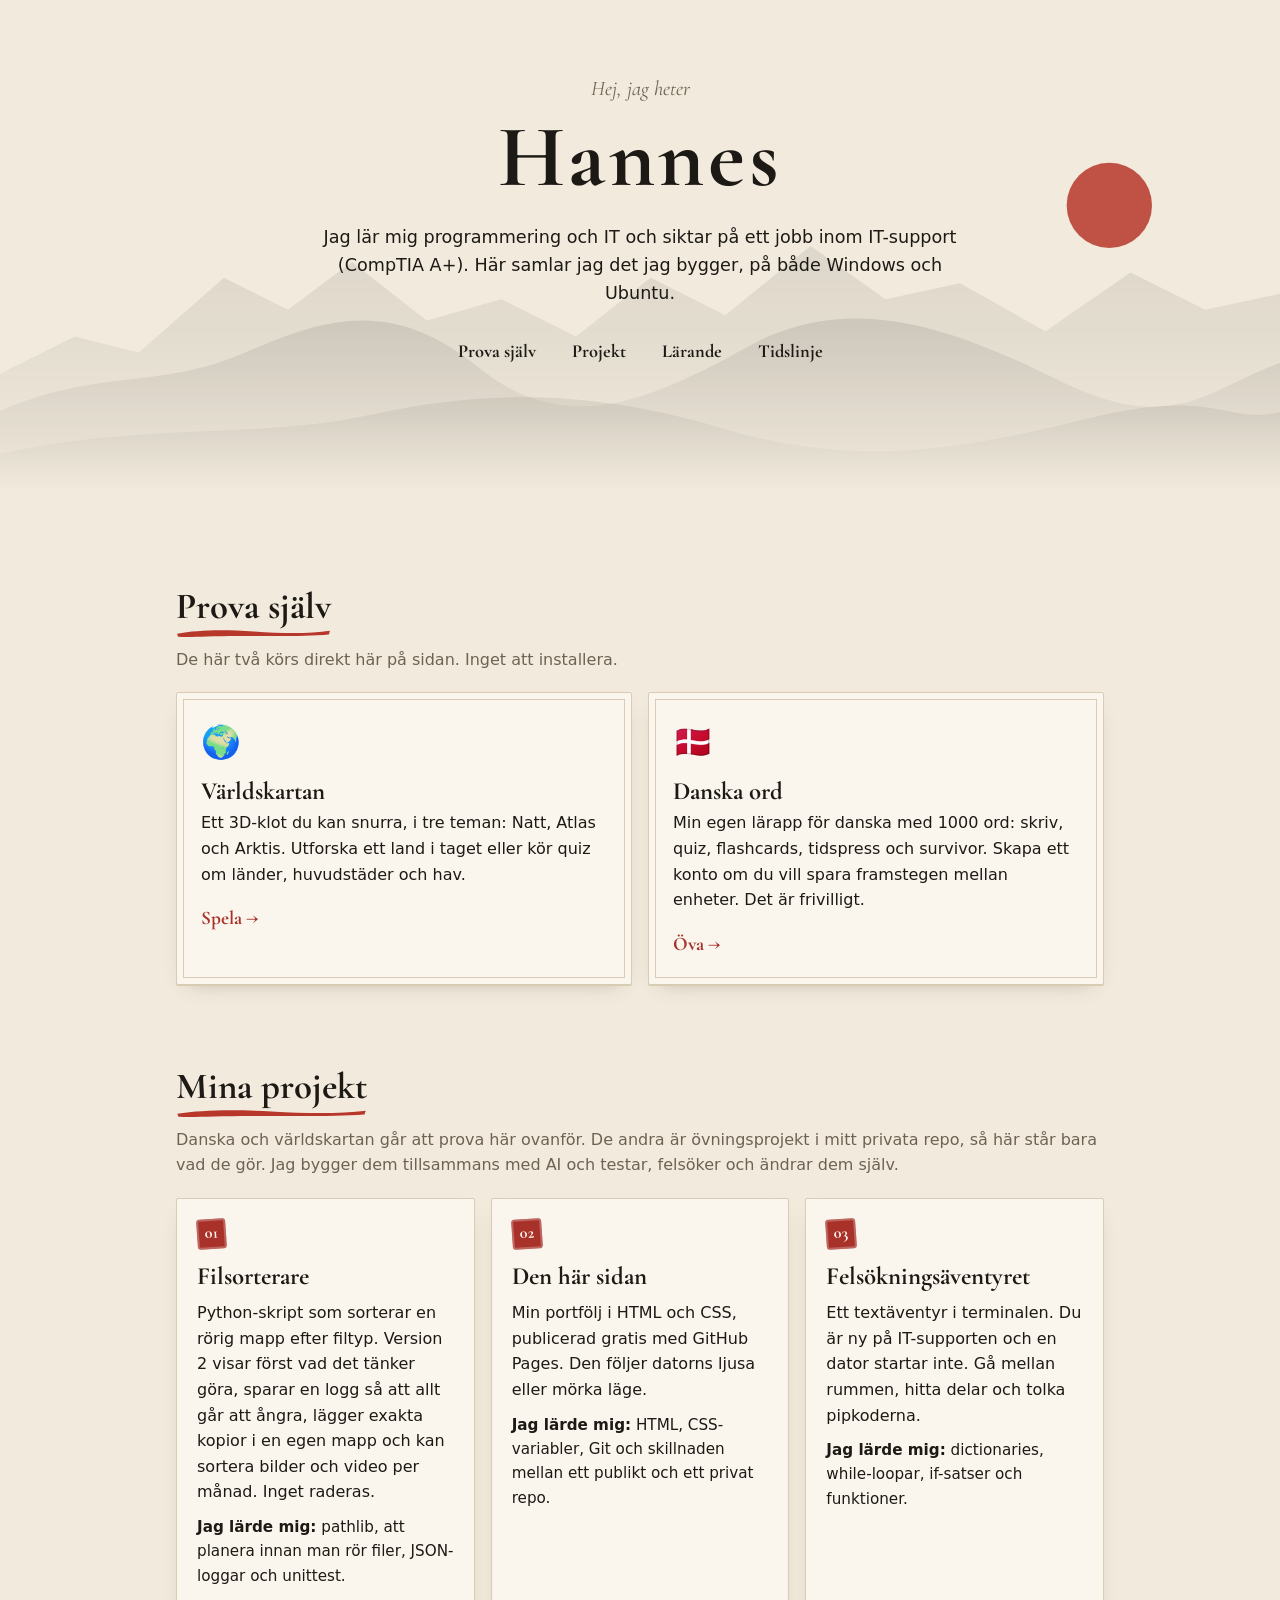
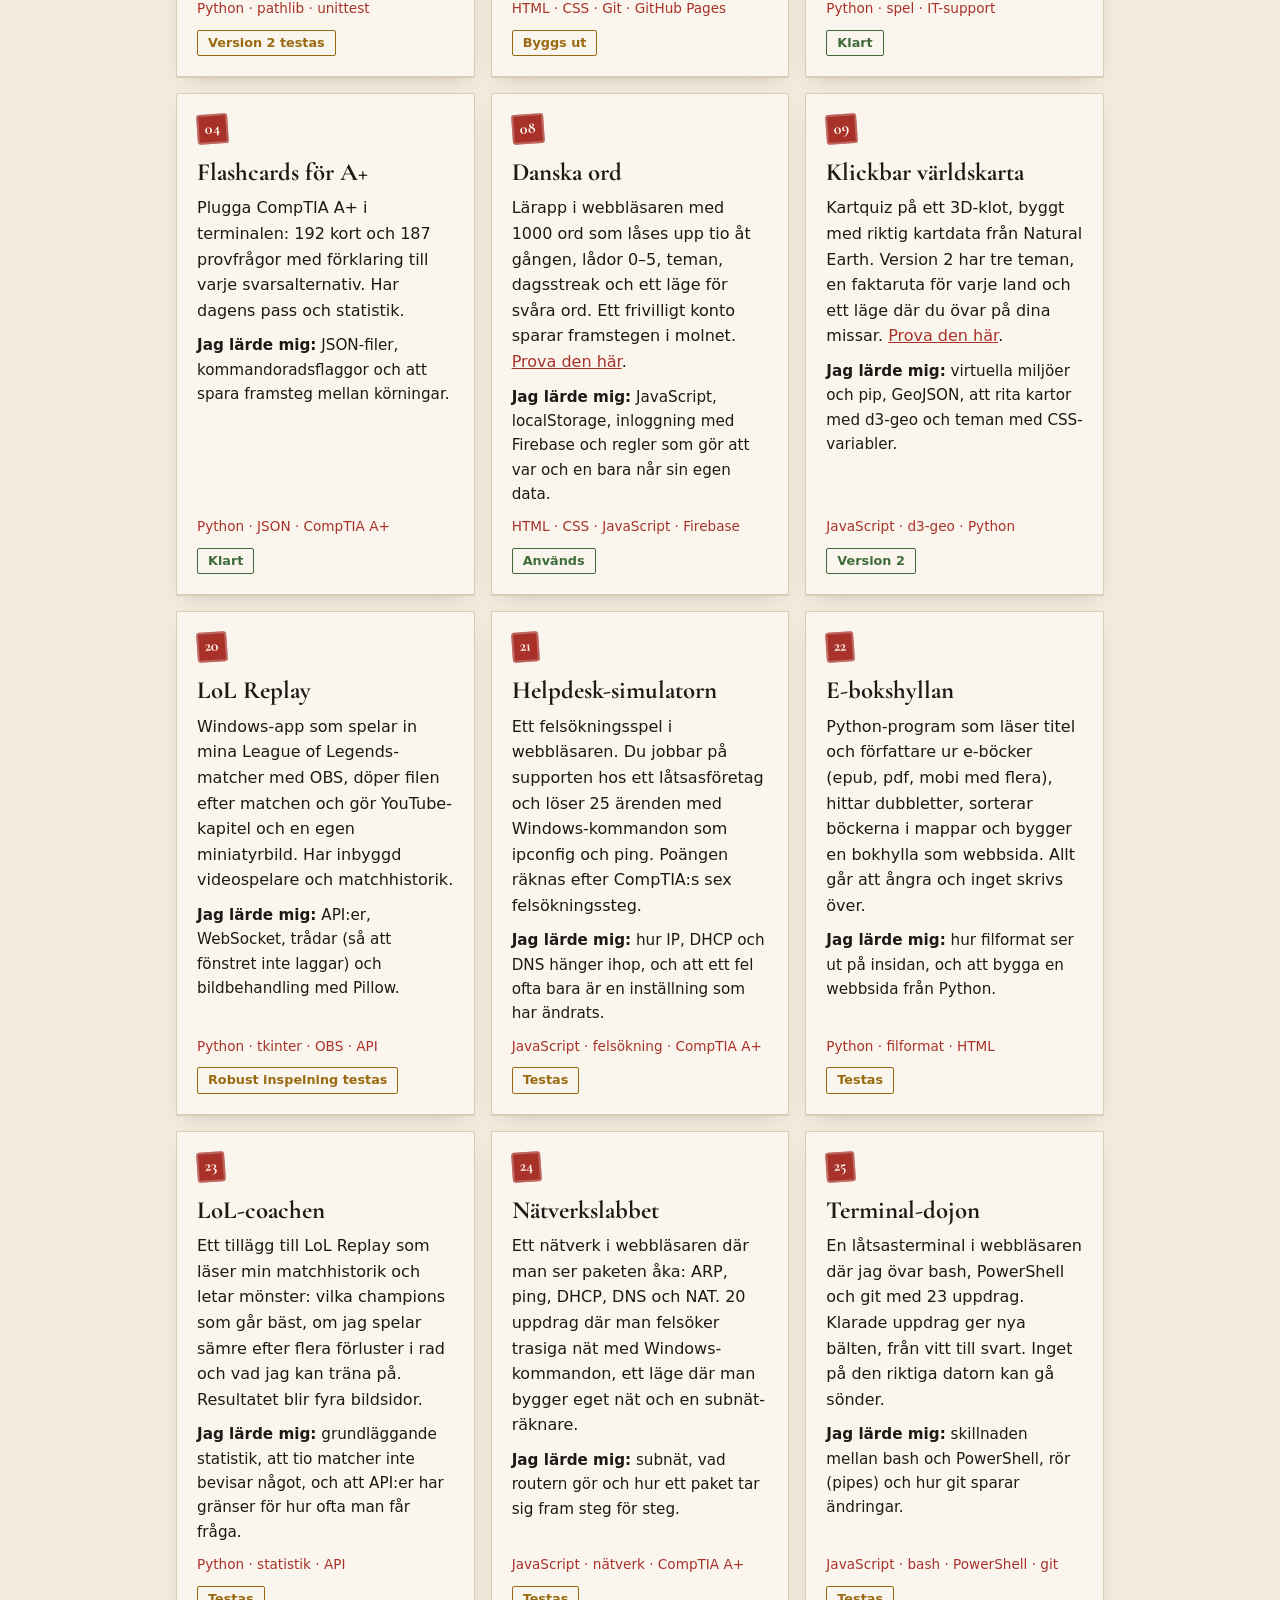
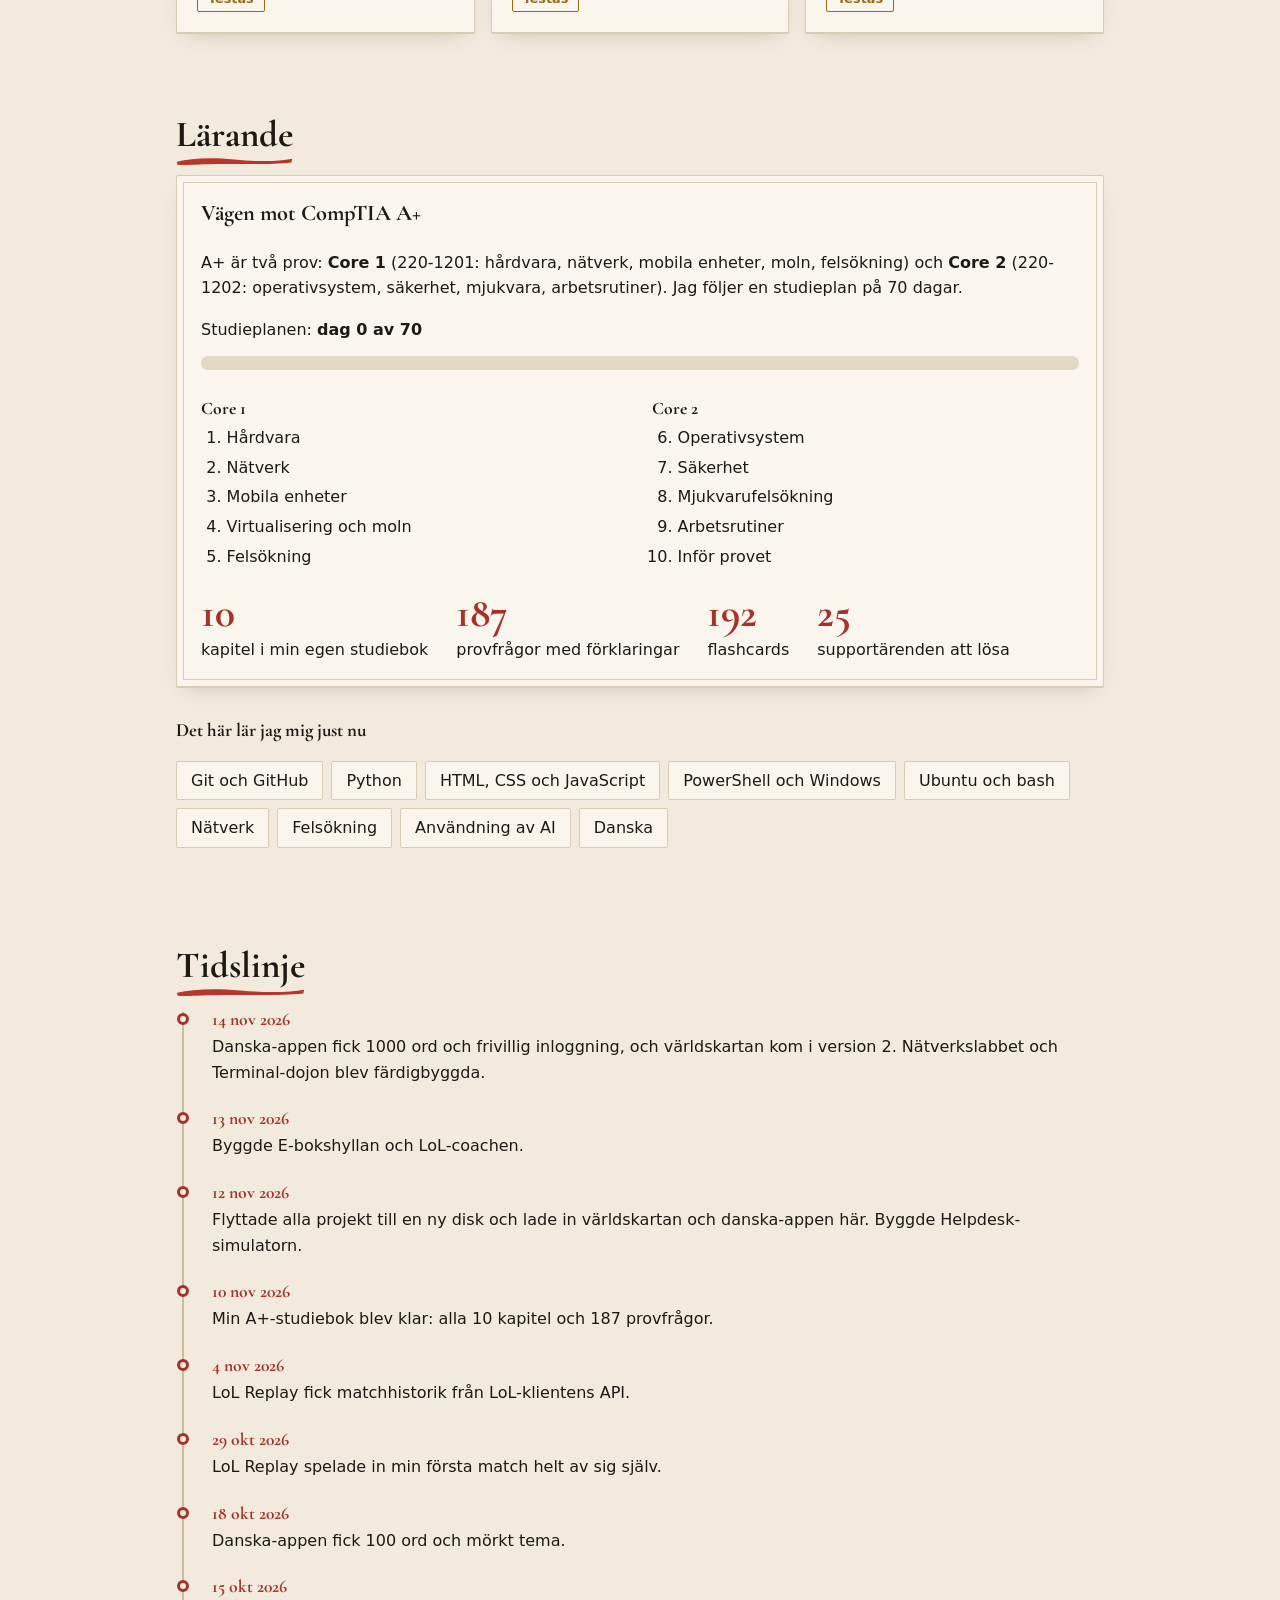
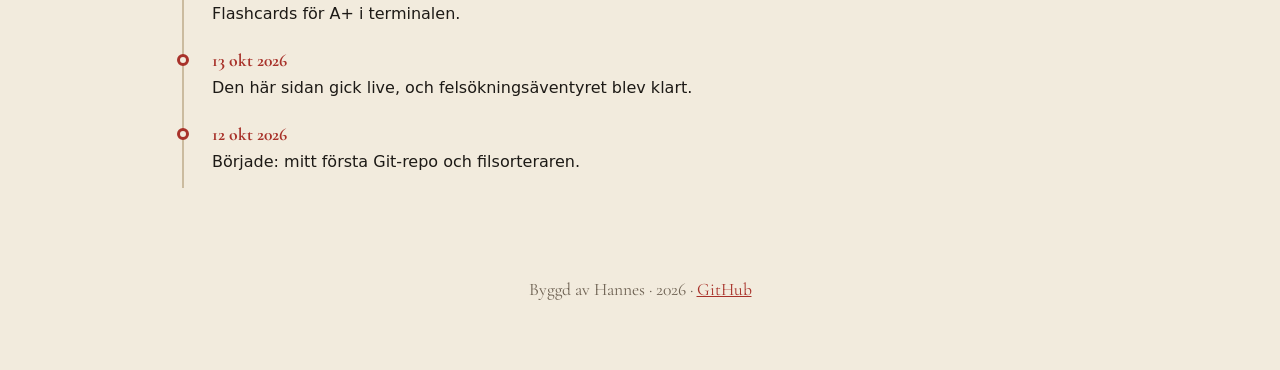
<file: index.html>
<!DOCTYPE html>
<html lang="sv">
<head>
  <!-- head = information OM sidan, syns inte på själva sidan -->
  <meta charset="UTF-8">
  <meta name="viewport" content="width=device-width, initial-scale=1">
  <title>Hannes – projekt och lärande</title>
  <meta name="description" content="Hannes portfölj: projekt i Python, HTML och JavaScript, och vägen mot CompTIA A+ och ett jobb inom IT-support.">
  <!-- Allt utseende ligger i style.css. Byt den filen så byter du design. -->
  <link rel="stylesheet" href="style.css">
</head>
<body>
  <!-- body = allt som syns -->

  <!-- ===== HUVUDET: namn, kort presentation och meny ===== -->
  <header class="topp">
    <p class="hej">Hej, jag heter</p>
    <h1>Hannes</h1>
    <p class="ingress">Jag lär mig programmering och IT och siktar på ett jobb inom IT-support (CompTIA A+).
       Här samlar jag det jag bygger, på både Windows och Ubuntu.</p>

    <!-- Menyn. href="#projekt" hoppar till elementet som har id="projekt" längre ner -->
    <nav class="meny" aria-label="Innehåll">
      <a href="#prova">Prova själv</a>
      <a href="#projekt">Projekt</a>
      <a href="#larande">Lärande</a>
      <a href="#tidslinje">Tidslinje</a>
    </nav>
  </header>

  <main>

    <!-- ===== PROVA SJÄLV: projekt som går att använda direkt i webbläsaren ===== -->
    <section id="prova">
      <h2>Prova själv</h2>
      <p class="under">De här två körs direkt här på sidan. Inget att installera.</p>

      <div class="prova-rad">
        <!-- Hela kortet är en länk (a-taggen ligger runt allt) -->
        <a class="prova-kort" href="varldskarta/index.html">
          <span class="ikon" aria-hidden="true">🌍</span>
          <h3>Världskartan</h3>
          <p>Ett 3D-klot du kan snurra, i tre teman: Natt, Atlas och Arktis.
             Utforska ett land i taget eller kör quiz om länder, huvudstäder och hav.</p>
          <span class="knapp">Spela →</span>
        </a>

        <a class="prova-kort" href="danska/index.html">
          <span class="ikon" aria-hidden="true">🇩🇰</span>
          <h3>Danska ord</h3>
          <p>Min egen lärapp för danska med 1000 ord: skriv, quiz, flashcards, tidspress och survivor.
             Skapa ett konto om du vill spara framstegen mellan enheter. Det är frivilligt.</p>
          <span class="knapp">Öva →</span>
        </a>
      </div>
    </section>

    <!-- ===== PROJEKT: ett article-kort per projekt =====
         Nytt projekt? Kopiera ett helt <article> ... </article> och ändra texten.
         Numret är projektets nummer i min egen projektlista, därför hoppar numren ibland. -->
    <section id="projekt">
      <h2>Mina projekt</h2>
      <!-- Ärlig rad om var koden finns och hur projekten byggs. Ändra fritt. -->
      <p class="under">Danska och världskartan går att prova här ovanför. De andra är övningsprojekt
         i mitt privata repo, så här står bara vad de gör. Jag bygger dem tillsammans med AI
         och testar, felsöker och ändrar dem själv.</p>

      <div class="kort-rutnat">

        <article class="kort">
          <p class="nummer">01</p>
          <h3>Filsorterare</h3>
          <p>Python-skript som sorterar en rörig mapp efter filtyp. Version 2 visar först vad det
             tänker göra, sparar en logg så att allt går att ångra, lägger exakta kopior i en egen mapp
             och kan sortera bilder och video per månad. Inget raderas.</p>
          <p class="lardom"><strong>Jag lärde mig:</strong> pathlib, att planera innan man rör filer, JSON-loggar och unittest.</p>
          <p class="taggar">Python · pathlib · unittest</p>
          <p class="status pagar">Version 2 testas</p>
        </article>

        <article class="kort">
          <p class="nummer">02</p>
          <h3>Den här sidan</h3>
          <p>Min portfölj i HTML och CSS, publicerad gratis med GitHub Pages.
             Den följer datorns ljusa eller mörka läge.</p>
          <p class="lardom"><strong>Jag lärde mig:</strong> HTML, CSS-variabler, Git och skillnaden mellan ett publikt och ett privat repo.</p>
          <p class="taggar">HTML · CSS · Git · GitHub Pages</p>
          <p class="status pagar">Byggs ut</p>
        </article>

        <article class="kort">
          <p class="nummer">03</p>
          <h3>Felsökningsäventyret</h3>
          <p>Ett textäventyr i terminalen. Du är ny på IT-supporten och en dator startar inte.
             Gå mellan rummen, hitta delar och tolka pipkoderna.</p>
          <p class="lardom"><strong>Jag lärde mig:</strong> dictionaries, while-loopar, if-satser och funktioner.</p>
          <p class="taggar">Python · spel · IT-support</p>
          <p class="status klar">Klart</p>
        </article>

        <article class="kort">
          <p class="nummer">04</p>
          <h3>Flashcards för A+</h3>
          <p>Plugga CompTIA A+ i terminalen: 192 kort och 187 provfrågor med förklaring
             till varje svarsalternativ. Har dagens pass och statistik.</p>
          <p class="lardom"><strong>Jag lärde mig:</strong> JSON-filer, kommandoradsflaggor och att spara framsteg mellan körningar.</p>
          <p class="taggar">Python · JSON · CompTIA A+</p>
          <p class="status klar">Klart</p>
        </article>

        <article class="kort">
          <p class="nummer">08</p>
          <h3>Danska ord</h3>
          <p>Lärapp i webbläsaren med 1000 ord som låses upp tio åt gången, lådor 0–5,
             teman, dagsstreak och ett läge för svåra ord. Ett frivilligt konto sparar framstegen i molnet.
             <a href="danska/index.html">Prova den här</a>.</p>
          <p class="lardom"><strong>Jag lärde mig:</strong> JavaScript, localStorage, inloggning med Firebase och regler som gör att var och en bara når sin egen data.</p>
          <p class="taggar">HTML · CSS · JavaScript · Firebase</p>
          <p class="status klar">Används</p>
        </article>

        <article class="kort">
          <p class="nummer">09</p>
          <h3>Klickbar världskarta</h3>
          <p>Kartquiz på ett 3D-klot, byggt med riktig kartdata från Natural Earth.
             Version 2 har tre teman, en faktaruta för varje land och ett läge där du övar på dina missar.
             <a href="varldskarta/index.html">Prova den här</a>.</p>
          <p class="lardom"><strong>Jag lärde mig:</strong> virtuella miljöer och pip, GeoJSON, att rita kartor med d3-geo och teman med CSS-variabler.</p>
          <p class="taggar">JavaScript · d3-geo · Python</p>
          <p class="status klar">Version 2</p>
        </article>

        <article class="kort">
          <p class="nummer">20</p>
          <h3>LoL Replay</h3>
          <p>Windows-app som spelar in mina League of Legends-matcher med OBS,
             döper filen efter matchen och gör YouTube-kapitel och en egen miniatyrbild.
             Har inbyggd videospelare och matchhistorik.</p>
          <p class="lardom"><strong>Jag lärde mig:</strong> API:er, WebSocket, trådar (så att fönstret inte laggar) och bildbehandling med Pillow.</p>
          <p class="taggar">Python · tkinter · OBS · API</p>
          <p class="status pagar">Robust inspelning testas</p>
        </article>

        <article class="kort">
          <p class="nummer">21</p>
          <h3>Helpdesk-simulatorn</h3>
          <p>Ett felsökningsspel i webbläsaren. Du jobbar på supporten hos ett låtsasföretag
             och löser 25 ärenden med Windows-kommandon som ipconfig och ping.
             Poängen räknas efter CompTIA:s sex felsökningssteg.</p>
          <p class="lardom"><strong>Jag lärde mig:</strong> hur IP, DHCP och DNS hänger ihop, och att ett fel ofta bara är en inställning som har ändrats.</p>
          <p class="taggar">JavaScript · felsökning · CompTIA A+</p>
          <p class="status pagar">Testas</p>
        </article>

        <article class="kort">
          <p class="nummer">22</p>
          <h3>E-bokshyllan</h3>
          <p>Python-program som läser titel och författare ur e-böcker (epub, pdf, mobi med flera),
             hittar dubbletter, sorterar böckerna i mappar och bygger en bokhylla som webbsida.
             Allt går att ångra och inget skrivs över.</p>
          <p class="lardom"><strong>Jag lärde mig:</strong> hur filformat ser ut på insidan, och att bygga en webbsida från Python.</p>
          <p class="taggar">Python · filformat · HTML</p>
          <p class="status pagar">Testas</p>
        </article>

        <article class="kort">
          <p class="nummer">23</p>
          <h3>LoL-coachen</h3>
          <p>Ett tillägg till LoL Replay som läser min matchhistorik och letar mönster:
             vilka champions som går bäst, om jag spelar sämre efter flera förluster i rad
             och vad jag kan träna på. Resultatet blir fyra bildsidor.</p>
          <p class="lardom"><strong>Jag lärde mig:</strong> grundläggande statistik, att tio matcher inte bevisar något, och att API:er har gränser för hur ofta man får fråga.</p>
          <p class="taggar">Python · statistik · API</p>
          <p class="status pagar">Testas</p>
        </article>

        <article class="kort">
          <p class="nummer">24</p>
          <h3>Nätverkslabbet</h3>
          <p>Ett nätverk i webbläsaren där man ser paketen åka: ARP, ping, DHCP, DNS och NAT.
             20 uppdrag där man felsöker trasiga nät med Windows-kommandon, ett läge där man
             bygger eget nät och en subnät-räknare.</p>
          <p class="lardom"><strong>Jag lärde mig:</strong> subnät, vad routern gör och hur ett paket tar sig fram steg för steg.</p>
          <p class="taggar">JavaScript · nätverk · CompTIA A+</p>
          <p class="status pagar">Testas</p>
        </article>

        <article class="kort">
          <p class="nummer">25</p>
          <h3>Terminal-dojon</h3>
          <p>En låtsasterminal i webbläsaren där jag övar bash, PowerShell och git med 23 uppdrag.
             Klarade uppdrag ger nya bälten, från vitt till svart. Inget på den riktiga datorn kan gå sönder.</p>
          <p class="lardom"><strong>Jag lärde mig:</strong> skillnaden mellan bash och PowerShell, rör (pipes) och hur git sparar ändringar.</p>
          <p class="taggar">JavaScript · bash · PowerShell · git</p>
          <p class="status pagar">Testas</p>
        </article>

      </div>
    </section>

    <!-- ===== LÄRANDE: A+-framsteg och vad jag lär mig ===== -->
    <section id="larande">
      <h2>Lärande</h2>

      <div class="aplus">
        <h3>Vägen mot CompTIA A+</h3>
        <p>A+ är två prov: <strong>Core 1</strong> (220-1201: hårdvara, nätverk, mobila enheter, moln, felsökning)
           och <strong>Core 2</strong> (220-1202: operativsystem, säkerhet, mjukvara, arbetsrutiner).
           Jag följer en studieplan på 70 dagar.</p>

        <!-- ÄNDRA HÄR när du bockat av dagar i framsteg.md:
             ändra value="0" till antal klara dagar, och siffran i texten under. -->
        <label class="mataretikett" for="aplus-matare">Studieplanen: <strong>dag 0 av 70</strong></label>
        <progress id="aplus-matare" value="0" max="70">0 av 70</progress>

        <!-- Kapitlen. Lägg till class="klar" på li när du har läst ett kapitel. -->
        <div class="faser">
          <div>
            <h4>Core 1</h4>
            <ol class="kapitel">
              <li>Hårdvara</li>
              <li>Nätverk</li>
              <li>Mobila enheter</li>
              <li>Virtualisering och moln</li>
              <li>Felsökning</li>
            </ol>
          </div>
          <div>
            <h4>Core 2</h4>
            <ol class="kapitel" start="6">
              <li>Operativsystem</li>
              <li>Säkerhet</li>
              <li>Mjukvarufelsökning</li>
              <li>Arbetsrutiner</li>
              <li>Inför provet</li>
            </ol>
          </div>
        </div>

        <!-- Det jag har byggt för att plugga -->
        <ul class="siffror">
          <li><span>10</span> kapitel i min egen studiebok</li>
          <li><span>187</span> provfrågor med förklaringar</li>
          <li><span>192</span> flashcards</li>
          <li><span>25</span> supportärenden att lösa</li>
        </ul>
      </div>

      <h3>Det här lär jag mig just nu</h3>
      <ul class="amnen">
        <li>Git och GitHub</li>
        <li>Python</li>
        <li>HTML, CSS och JavaScript</li>
        <li>PowerShell och Windows</li>
        <li>Ubuntu och bash</li>
        <li>Nätverk</li>
        <li>Felsökning</li>
        <li>Användning av AI</li>
        <li>Danska</li>
      </ul>
    </section>

    <!-- ===== TIDSLINJE: viktiga steg, nyaste överst ===== -->
    <section id="tidslinje">
      <h2>Tidslinje</h2>
      <ol class="tidslinje">
        <li><time datetime="2026-11-14">14 nov 2026</time> Danska-appen fick 1000 ord och frivillig inloggning, och världskartan kom i version 2. Nätverkslabbet och Terminal-dojon blev färdigbyggda.</li>
        <li><time datetime="2026-11-13">13 nov 2026</time> Byggde E-bokshyllan och LoL-coachen.</li>
        <li><time datetime="2026-11-12">12 nov 2026</time> Flyttade alla projekt till en ny disk och lade in världskartan och danska-appen här. Byggde Helpdesk-simulatorn.</li>
        <li><time datetime="2026-11-10">10 nov 2026</time> Min A+-studiebok blev klar: alla 10 kapitel och 187 provfrågor.</li>
        <li><time datetime="2026-11-04">4 nov 2026</time> LoL Replay fick matchhistorik från LoL-klientens API.</li>
        <li><time datetime="2026-10-29">29 okt 2026</time> LoL Replay spelade in min första match helt av sig själv.</li>
        <li><time datetime="2026-10-18">18 okt 2026</time> Danska-appen fick 100 ord och mörkt tema.</li>
        <li><time datetime="2026-10-15">15 okt 2026</time> Flashcards för A+ i terminalen.</li>
        <li><time datetime="2026-10-13">13 okt 2026</time> Den här sidan gick live, och felsökningsäventyret blev klart.</li>
        <li><time datetime="2026-10-12">12 okt 2026</time> Började: mitt första Git-repo och filsorteraren.</li>
      </ol>
    </section>

  </main>

  <footer>
    <p>Byggd av Hannes · 2026 · <a href="https://github.com/iskalldrake">GitHub</a></p>
  </footer>
</body>
</html>
</file>
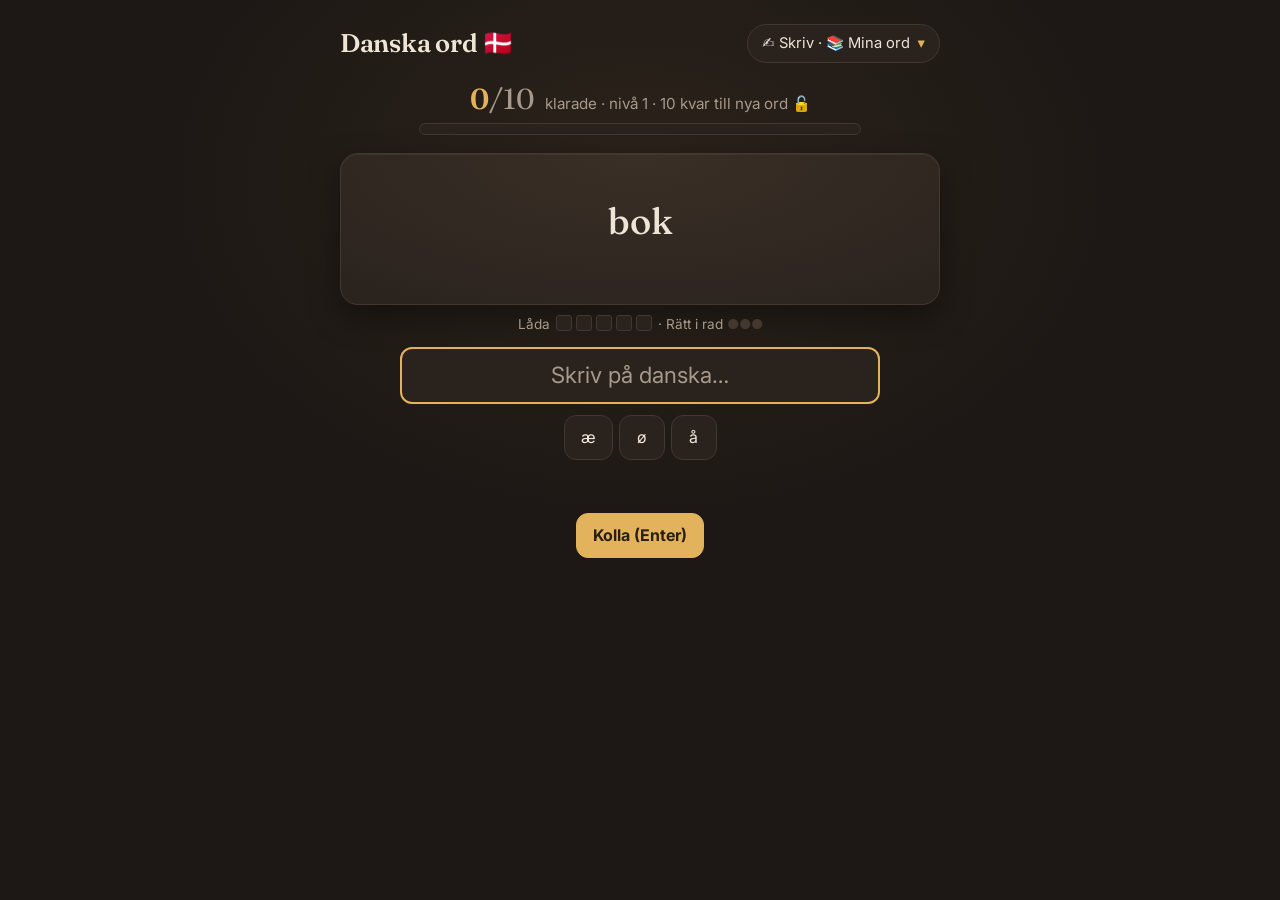
<file: danska/index.html>
<!doctype html>
<!--
  ============================================================
  DANSKA ORD – övningsprogram
  ============================================================
  En HTML-fil består av tre delar, och de ligger i den här ordningen:
    1. <style>  = UTSEENDET (färger, storlekar, marginaler)  – "CSS"
    2. <body>   = SIDANS BYGGKLOSSAR (rubrik, knappar)       – "HTML"
    3. <script> = HJÄRNAN (vad som händer när du klickar)    – "JavaScript"
  Rader som börjar med // eller ligger mellan /* och */ är kommentarer.
  Datorn ignorerar dem, de är bara till för dig.

  Filer som hör ihop med den här:
    ord.js        = de 1000 orden som låses upp 10 åt gången
    ord-teman.js  = teman (siffror, färger, meningar ...) som är öppna direkt
    firebase-installning.js = adressen till molnet (för det frivilliga kontot)

  Det här är den PUBLIKA versionen på iskalldrake.github.io/danska.
  Framstegen sparas i webbläsaren, och den som vill kan logga in och spara i molnet.
-->
<html lang="sv">
<head>
<meta charset="utf-8">
<meta name="viewport" content="width=device-width,initial-scale=1">
<title>Danska ord</title>
<!-- Typsnitten (Fraunces och Inter) hämtas från Google Fonts. Utan internet används datorns vanliga typsnitt. -->
<link rel="preconnect" href="https://fonts.googleapis.com">
<link rel="preconnect" href="https://fonts.gstatic.com" crossorigin>
<link href="https://fonts.googleapis.com/css2?family=Fraunces:ital,opsz,wght@0,9..144,500;0,9..144,600;1,9..144,400&family=Inter:wght@400;600;700&display=swap" rel="stylesheet">
<style>
  /* ============================================================
     GRUNDUTSEENDE. Varje block är en "regel": först VAD som ska
     stylas, sedan { hur }. Färgerna står som variabler (--namn)
     i :root, så att hela utseendet kan bytas på ett ställe.
     var(--text) betyder "använd färgen som står i --text".
     ============================================================ */
  body { font-family:var(--font); background:var(--bakgrund); color:var(--text); margin:0; line-height:1.45; }
  main { max-width:600px; margin:0 auto; padding:24px 16px 48px; text-align:center; }
  h1 { margin:.2em 0 .4em; font-weight:700; font-family:var(--rubrik-font); }

  /* Knappar och textfält */
  button { font:inherit; font-size:1rem; padding:10px 16px; margin:5px 3px; border-radius:var(--radie);
           border:1px solid var(--kant); background:var(--yta); color:var(--text); cursor:pointer;
           transition:background .15s, border-color .15s, transform .1s; }
  button:hover { background:var(--yta-hover); }
  button:active { transform:scale(.97); }
  button:focus-visible, input:focus-visible, select:focus-visible { outline:2px solid var(--accent); outline-offset:2px; }
  .aktiv { border-color:var(--accent); font-weight:700; }
  .primar { background:var(--accent); border-color:var(--accent); color:var(--pa-accent); font-weight:700; }
  .primar:hover { background:var(--accent); filter:brightness(1.1); }

  input, select { font:inherit; font-size:1.4rem; padding:10px; width:80%; border-radius:var(--radie);
                  border:2px solid var(--kant); background:var(--yta); color:var(--text);
                  text-align:center; margin:12px 0 6px; box-sizing:border-box; }
  input:focus { outline:none; border-color:var(--accent); }
  input::placeholder { color:var(--dov-text); }

  /* Lägesknapparna högst upp */
  .lagen { display:flex; flex-wrap:wrap; justify-content:center; gap:4px; }
  .lagen button { margin:0; }

  /* Temaraden: små runda "piller" */
  .teman-ruta { margin:14px 0 4px; }
  .teman-rubrik { color:var(--dov-text); font-size:.75rem; margin:0 0 4px; letter-spacing:.08em; text-transform:uppercase; }
  .teman button { font-size:.85rem; padding:5px 11px; margin:3px 2px; border-radius:999px; }

  /* Statistikbrickorna. flex-wrap = hoppa ner en rad om skärmen är smal. */
  .brickor { display:flex; flex-wrap:wrap; justify-content:center; gap:6px; margin:12px 0 8px; }
  .bricka { background:var(--yta); border:1px solid var(--kant); border-radius:999px;
            padding:4px 12px; font-size:.88rem; color:var(--dov-text); }
  .bricka b { color:var(--text); }

  /* Stapeln mot nästa upplåsning */
  .mot-nasta { font-size:.85rem; color:var(--dov-text); margin-bottom:16px; }
  .skena { height:8px; background:var(--yta); border:1px solid var(--kant); border-radius:6px;
           overflow:hidden; margin:5px auto 0; max-width:360px; }
  .fyllning { height:100%; background:var(--stapel, var(--accent)); transition:width .5s; }

  /* Meddelandet "🔓 10 nya ord upplåsta!" */
  .meddelande { color:var(--text); background:var(--ratt-bg); border-radius:var(--radie); padding:8px; }
  .meddelande:empty { display:none; }

  /* Ordkortet */
  .card { background:var(--kort-bg, var(--yta)); border:1px solid var(--kant); border-radius:calc(var(--radie) + 6px);
          padding:40px 16px; font-size:2.3rem; font-family:var(--kort-font); min-height:70px;
          overflow-wrap:anywhere; }
  .card.mening { font-size:1.55rem; }
  .card.vandbart { cursor:pointer; user-select:none; }
  .card.vant { border-color:var(--accent); }

  /* Lådmätaren: 5 rutor (låda 1–5) och 3 prickar (rätt i rad) */
  .matare { color:var(--dov-text); font-size:.85rem; margin:10px 0 0; }
  .ruta { display:inline-block; width:14px; height:14px; border-radius:3px; margin:0 2px;
          vertical-align:-2px; background:var(--yta); border:1px solid var(--kant); }
  .ruta.full { background:var(--accent); border-color:var(--accent); }
  .prick { color:var(--kant); }
  .prick.full { color:var(--ratt-text); }

  /* Rätt (grönt) och fel (rött). !important = "slå alla andra regler" */
  .ratt { background:var(--ratt-bg) !important; }
  .fel  { background:var(--fel-bg) !important; }
  .val  { display:block; width:100%; margin:6px 0; }
  .tecken button { min-width:46px; }

  /* "Flot!" eller "Inte riktigt" – fast höjd så att sidan inte hoppar */
  .svar { font-size:1.3rem; min-height:1.6em; margin:8px 0 2px; font-weight:700; }
  .info { color:var(--dov-text); font-size:.95rem; }

  /* Bokstavsjämförelsen när du svarat fel */
  .jamfor { font-size:1.25rem; margin:4px 0; letter-spacing:.04em; }
  .jamfor .etikett { color:var(--dov-text); font-size:.85rem; letter-spacing:0; margin-right:6px; }
  .fel-bokstav  { color:var(--fel-text);  text-decoration:underline wavy; text-underline-offset:4px; }
  .ratt-bokstav { color:var(--ratt-text); text-decoration:underline; text-underline-offset:4px; font-weight:700; }
  .lucka { color:var(--fel-text); }
  .ledtrad { color:var(--dov-text); font-size:.95rem; margin:2px 0 6px; }

  /* Studsen på kortet: liten "pop" vid rätt, liten skakning vid fel */
  .studs-ratt { animation:pop .35s ease-out; }
  .studs-fel  { animation:skaka .35s ease-in-out; }
  @keyframes pop   { 50% { transform:scale(1.04); } }
  @keyframes skaka { 25% { transform:translateX(-6px); } 75% { transform:translateX(6px); } }

  /* Ordlistan */
  .sammanfattning { color:var(--dov-text); margin:8px 0; }
  .sammanfattning b { color:var(--text); }
  .lista-sok { display:flex; gap:6px; margin:8px 0; }
  .lista-sok input, .lista-sok select { font-size:1rem; margin:0; padding:8px; }
  .lista-sok input { flex:2; min-width:0; }
  .lista-sok select { flex:1; width:auto; }
  table { width:100%; border-collapse:collapse; font-size:.95rem; text-align:left; }
  th { color:var(--dov-text); font-weight:500; font-size:.8rem; padding:6px 4px; border-bottom:1px solid var(--kant); }
  td { padding:6px 4px; border-bottom:1px solid var(--yta); }
  tr.last td { opacity:.4; }
  td .ruta { width:9px; height:9px; margin:0 1px; }

  /* Veckodiagrammet: 7 staplar ("pelare") bredvid varandra */
  .vecka { display:flex; align-items:flex-end; justify-content:space-between; gap:6px;
           height:110px; margin:8px 0 18px; padding:8px; background:var(--yta);
           border:1px solid var(--kant); border-radius:var(--radie); }
  .dag { flex:1; display:flex; flex-direction:column; justify-content:flex-end; align-items:center; height:100%;
         font-size:.75rem; color:var(--dov-text); }
  .pelare { width:70%; background:var(--fel-bg); border-radius:4px 4px 0 0; display:flex;
            flex-direction:column; justify-content:flex-end; overflow:hidden; min-height:2px; }
  .pelare-ratt { background:var(--ratt-text); opacity:.75; }

  /* Vill datorn ha mindre rörelse (inställning i Windows)? Då stänger vi av animationerna. */
  @media (prefers-reduced-motion: reduce) {
    *, *::before, *::after { animation:none !important; transition:none !important; }
  }

  /* ============================================================
     DESIGN: HYGGE (vald 2026-11-10)
     Varmt och mysigt som en kväll med levande ljus: mörkbrun
     bakgrund, krämvit text, senapsgul och terrakotta accent.
     Orden visas i ett elegant typsnitt med seriffer (Fraunces).
     ============================================================ */
  :root {
    color-scheme: dark;
    --bakgrund: #1d1815;
    --yta:      #29221d;
    --yta-hover:#342b25;
    --kant:     #43372e;
    --text:     #efe5d6;
    --dov-text: #a8998a;
    --accent:   #e2b25c;       /* senapsgul, som ljuslåga */
    --pa-accent:#2a1f12;
    --ratt-bg:  #2c3a27;
    --fel-bg:   #4a2a22;
    --ratt-text:#9cc48c;       /* salviagrön */
    --fel-text: #e79a80;       /* terrakotta */
    --radie:    12px;
    --font:        "Inter", system-ui, "Segoe UI", sans-serif;
    --rubrik-font: "Fraunces", Georgia, serif;
    --kort-font:   "Fraunces", Georgia, serif;
    --kort-bg:  radial-gradient(500px 200px at 50% 0%, #3a2f26, #29221d);
    --stapel:   linear-gradient(90deg, #d0745a, #e2b25c);
  }
  /* Ett varmt sken i mitten av sidan, som från ett stearinljus */
  body { background:
          radial-gradient(700px 500px at 50% 20%, rgba(226,178,92,.07), transparent 70%),
          var(--bakgrund); min-height:100vh; }
  h1 { font-size:2.4rem; font-weight:600; letter-spacing:-.01em; }
  .card { font-weight:500; box-shadow:0 12px 32px rgba(0,0,0,.4), inset 0 1px 0 rgba(255,235,200,.06); }
  .card.mening { font-style:italic; }
  /* Lägesknapparna som "flikar" med en linje under den valda */
  .lagen { border-bottom:1px solid var(--kant); padding-bottom:6px; }
  .lagen button { background:transparent; border-color:transparent; }
  .lagen button.aktiv { color:var(--accent); border-color:transparent; box-shadow:inset 0 -2px 0 var(--accent); border-radius:6px 6px 0 0; }
  .teman button.aktiv { background:var(--accent); color:var(--pa-accent); }
  .svar { font-family:var(--rubrik-font); font-weight:600; }

  /* ---------- FINLIR: lugn rörelse och detaljer ---------- */

  /* Scrollbar och markerad text i samma varma färger (fungerar i Firefox) */
  :root { scrollbar-color: var(--kant) var(--bakgrund); }
  ::selection { background:rgba(226,178,92,.35); }


  .underrubrik { font-family:var(--rubrik-font); font-style:italic; color:var(--dov-text); margin:-.5em 0 1em; font-size:1.05rem; }
  .lagen button { transition:color .2s, box-shadow .25s, background .2s; }

  /* Nytt innehåll (ny fråga, nytt läge) glider in mjukt.
     "both" = börja osynlig och stanna synlig när animationen är klar.
     Varje del kommer lite efter den förra (animation-delay), som en våg. */
  #innehall { min-height:420px; }           /* sidan hoppar inte när innehållet byts */
  #innehall.in > * { animation:inGlid .32s ease both; }
  #innehall.in > *:nth-child(2) { animation-delay:.03s; }
  #innehall.in > *:nth-child(3) { animation-delay:.06s; }
  #innehall.in > *:nth-child(4) { animation-delay:.09s; }
  #innehall.in > *:nth-child(5) { animation-delay:.12s; }
  #innehall.in > *:nth-child(n+6) { animation-delay:.15s; }
  @keyframes inGlid { from { opacity:0; transform:translateY(8px); } }

  /* Svaret och bokstavsjämförelsen tonar fram */
  .svar:not(:empty), .skillnad { animation:inGlid .25s ease both; }
  input { transition:background .25s, border-color .25s; }

  /* Brickan vars siffra just ändrades lyser upp kort */
  .bricka { transition:background .3s; }
  .bricka.pulsa { animation:puls .6s ease; }
  @keyframes puls { 30% { background:rgba(226,178,92,.22); border-color:var(--accent); } }

  /* Stapeln glider mjukt till sin nya bredd */
  .fyllning { transition:width .7s cubic-bezier(.2,.8,.2,1); }

  /* Lådrutan som just fylldes poppar upp */
  .ruta { transition:background .3s, border-color .3s; }
  .ruta.ny { animation:rutaPop .45s cubic-bezier(.3,1.6,.5,1); }
  @keyframes rutaPop { 0% { transform:scale(.4); } 100% { transform:scale(1); } }

  /* Flashcards: kortet vänds (se visaKort i koden) */
  .card.vandbart { transition:transform .14s ease-in, border-color .2s; }

  /* Knappen "Nästa" när appen går vidare av sig själv: en tunn stapel fylls i botten */
  .primar.vantar { position:relative; overflow:hidden; }
  .primar.vantar::after { content:""; position:absolute; left:0; bottom:0; height:3px; width:0;
    background:var(--pa-accent); opacity:.45; animation:autoFyll var(--auto, 900ms) linear forwards; }
  @keyframes autoFyll { to { width:100%; } }

  /* När intron är klar ligger sidan redan färdig under den, och intron tonar
     bara bort. (Förut gled sidans delar också in, men i Firefox gav det ett litet
     "hack" när animationerna tog slut, så det är borttaget.) */

  /* ---------- FOKUSLÄGE: topprad och meny ---------- */
  /* Toppraden: titel till vänster, menyknapp till höger. "position:relative" gör
     att menyn (som ligger inuti) kan placeras precis under raden. */
  .topp { display:flex; align-items:center; justify-content:space-between; gap:12px;
          position:relative; margin:0 0 22px; }
  .topp h1 { font-size:1.6rem; margin:0; white-space:nowrap; }
  .meny-knapp { margin:0; padding:8px 14px; border-radius:999px; font-size:.92rem; white-space:nowrap;
                background:var(--yta); max-width:62%; overflow:hidden; text-overflow:ellipsis; }
  .meny-knapp .pil { display:inline-block; margin-left:4px; color:var(--accent); transition:transform .2s; }
  .meny-knapp[aria-expanded="true"] { border-color:var(--accent); }
  .meny-knapp[aria-expanded="true"] .pil { transform:rotate(180deg); }

  /* Menyn: gömd från början, flyter ovanpå sidan under toppraden */
  .meny { display:none; position:absolute; top:calc(100% + 8px); left:0; right:0; z-index:20;
          text-align:left; padding:14px 16px 16px; border-radius:16px;
          background:#2b231e; border:1px solid var(--kant);
          box-shadow:0 18px 40px rgba(0,0,0,.55); }
  .meny-rubrik { color:var(--dov-text); font-size:.72rem; letter-spacing:.09em; text-transform:uppercase;
                 margin:12px 0 6px; }
  .meny-rubrik:first-child { margin-top:0; }
  /* Lägesknapparna som ett rutnät av små kort i menyn */
  .meny .lagen { display:grid; grid-template-columns:repeat(auto-fill, minmax(140px, 1fr)); gap:6px;
                 border:none; padding:0; }
  .meny .lagen button { background:var(--bakgrund); border:1px solid var(--kant); border-radius:10px;
                        box-shadow:none; text-align:left; padding:10px 12px; color:var(--text); }
  .meny .lagen button:hover { background:var(--yta-hover); }
  .meny .lagen button.aktiv { background:var(--accent); border-color:var(--accent); color:var(--pa-accent); }
  .meny .teman, .meny .brickor { text-align:left; justify-content:flex-start; margin:0; }
  .meny .teman button { margin:0 4px 6px 0; }

  /* MÅLRADEN: "18/20 klarade · 2 kvar till nya ord" och stapeln under */
  .mot-nasta { margin:0 0 18px; }
  .mal { display:flex; flex-wrap:wrap; align-items:baseline; justify-content:center; gap:4px 10px;
         margin:0 0 8px; font-size:.95rem; color:var(--dov-text); }
  .mal-siffra { font-family:var(--rubrik-font); font-size:1.8rem; color:var(--dov-text); line-height:1; }
  .mal-siffra b { color:var(--accent); font-weight:600; }
  .mal-survivor { flex-basis:100%; color:var(--text); font-weight:600; }
  .mot-nasta .skena { height:10px; max-width:440px; border-radius:99px; }
  .mot-nasta .fyllning { border-radius:99px; }

  /* ---------- TIDSPRESS: klockan som krymper ---------- */
  /* En grå "skena" med en färgad stapel som krymper från 100 % till 0 %.
     Själva krympningen sköts i koden (element.animate), se visaSkriv. */
  .tidskena { height:8px; background:var(--yta); border:1px solid var(--kant); border-radius:99px;
              overflow:hidden; margin:12px auto 0; max-width:440px; }
  .tidstapel { height:100%; width:100%; border-radius:99px; background:var(--accent); }
  /* Knapparna för att välja 5, 8 eller 12 sekunder */
  .tidval { margin:0 0 10px; }
  .tidval button { padding:4px 12px; font-size:.85rem; border-radius:999px; margin:0 2px; }
  .tidval button.aktiv { background:var(--accent); color:var(--pa-accent); }

  /* ---------- SÄKERHETSKOPIA i menyn ---------- */
  .kopia { display:flex; flex-wrap:wrap; gap:6px; }
  .kopia button { margin:0; font-size:.88rem; padding:7px 12px; }
  .kopia-info { color:var(--dov-text); font-size:.8rem; margin:6px 0 0; }
  .kopia-info:empty { display:none; }

  /* ---------- SYNK mellan datorerna ---------- */
  .synk-steg { background:var(--bakgrund); border:1px solid var(--kant); border-radius:10px;
               padding:10px 12px; margin:8px 0 0; font-size:.85rem; }
  .synk-steg ol { margin:6px 0 8px; padding-left:20px; }
  .synk-steg li { margin:3px 0; }
  .synk-steg a { color:var(--accent); }
  .synk-steg input { font-size:.9rem; width:100%; margin:4px 0; padding:7px; text-align:left; }
  .synk-steg button { font-size:.85rem; padding:6px 12px; margin:2px 4px 0 0; }
  /* hidden = gömd. Behövs eftersom .kopia har display:flex, som annars vinner över hidden. */
  .kopia[hidden], .synk-steg[hidden] { display:none; }

  /* ---------- FIRANDET när du klarar en nivå ---------- */
  /* En ruta över hela sidan, som intron. Ljuset (.ljus) har samma utseende som i intron. */
  #fest { position:fixed; inset:0; z-index:90; display:flex; align-items:center; justify-content:center;
          padding:16px; background:radial-gradient(600px 460px at 50% 40%, #3a2c1e, #1d1815 70%); }
  #fest .scen { max-width:520px; }
  .fest-titel { font-family:var(--rubrik-font); font-size:2.4rem; font-weight:600; margin:16px 0 0; animation-delay:.6s !important; }
  .fest-text  { font-family:var(--rubrik-font); font-style:italic; color:var(--accent); font-size:1.2rem; margin:4px 0 14px; animation-delay:.8s !important; }
  .fest-ord   { display:flex; flex-wrap:wrap; justify-content:center; gap:6px; margin:0 0 18px; animation-delay:1s !important; }
  .fest-ord span { background:var(--yta); border:1px solid var(--kant); border-radius:999px; padding:4px 11px; font-size:.88rem; }
  .fest-ord b { color:var(--text); font-weight:600; }
  .fest-ord i { color:var(--dov-text); font-style:normal; }
  #fest .primar { animation-delay:1.2s !important; }
  /* Gnistor som flyger upp från lågan */
  .gnista { position:absolute; left:50%; bottom:100px; width:5px; height:5px; border-radius:50%;
            background:#ffd27a; box-shadow:0 0 8px #ffb347; opacity:0; animation:gnista 1.6s ease-out infinite; }
  @keyframes gnista { 0% { opacity:0; transform:translate(0,0); } 15% { opacity:1; }
                      100% { opacity:0; transform:translate(var(--x), -120px); } }

  /* ============================================================
     INTRON (se avsnitt 5 i koden). Rutan täcker hela fönstret.
     ============================================================ */
  #intro { position:fixed; inset:0; z-index:100; display:flex; align-items:center; justify-content:center;
           background:radial-gradient(600px 420px at 50% 45%, #2a211a, var(--bakgrund) 70%);
           /* Nödstopp: om något i koden går sönder försvinner intron ändå efter 9 sekunder */
           animation:nodstopp 0s 9s forwards; cursor:pointer; }
  @keyframes nodstopp { to { opacity:0; visibility:hidden; } }

  .scen { text-align:center; }
  /* Texterna tonar fram en i taget */
  .scen > * { animation:inGlid .7s ease both; }
  .intro-titel  { font-family:var(--rubrik-font); font-size:2.6rem; font-weight:600; margin:18px 0 4px; animation-delay:.7s !important; min-height:1.3em; }
  .intro-text   { font-family:var(--rubrik-font); font-style:italic; font-size:1.25rem; color:var(--accent); margin:0; animation-delay:1.0s !important; }
  .intro-text span { color:var(--dov-text); font-size:.95rem; }
  .intro-status { color:var(--dov-text); font-size:.9rem; margin:14px 0 0; animation-delay:1.3s !important; }
  @keyframes inGlid { from { opacity:0; transform:translateY(8px); } }

  /* --- STIL "ljus": ett stearinljus tänds och sprider ett varmt sken --- */
  .ljus { position:relative; width:120px; height:130px; margin:0 auto; animation:none !important; }
  .stearin { position:absolute; left:50%; bottom:0; width:26px; height:70px; margin-left:-13px; border-radius:4px 4px 3px 3px;
             background:linear-gradient(90deg, #d9cbb4, #f3e8d6 45%, #cbbba2); box-shadow:0 0 0 1px rgba(0,0,0,.2); }
  .veke { position:absolute; left:50%; bottom:68px; width:2px; height:9px; margin-left:-1px; background:#2b2118; border-radius:1px; }
  .laga { position:absolute; left:50%; bottom:74px; width:16px; height:32px; margin-left:-8px;
          border-radius:50% 50% 50% 50% / 62% 62% 38% 38%;
          background:radial-gradient(circle at 50% 75%, #fff6d8 0 18%, #ffd27a 38%, #f29a3a 70%, rgba(242,120,40,0) 100%);
          transform-origin:50% 90%; transform:scale(0);
          animation:tand .5s .25s cubic-bezier(.3,1.5,.5,1) forwards, flimmer 1.6s .75s ease-in-out infinite; }
  .sken { position:absolute; left:50%; bottom:40px; width:340px; height:340px; margin:0 0 -170px -170px;
          border-radius:50%; background:radial-gradient(circle, rgba(255,190,90,.28), rgba(255,170,70,0) 65%);
          opacity:0; animation:skenUpp 1.2s .35s ease-out forwards; }
  @keyframes tand    { to { transform:scale(1); } }
  @keyframes flimmer { 0%,100% { transform:scale(1) rotate(-1deg); } 30% { transform:scale(1.04,.96) rotate(1.5deg); }
                       60% { transform:scale(.97,1.05) rotate(-1.5deg); } }
  @keyframes skenUpp { from { opacity:0; transform:scale(.4); } to { opacity:1; transform:scale(1); } }

  /* --- STIL "flagga": Dannebrog ritas, först det röda, sedan korset --- */
  .dk-flagga { position:relative; width:168px; height:120px; margin:0 auto; border-radius:6px; overflow:hidden;
               background:#b8323a; box-shadow:0 12px 30px rgba(0,0,0,.4);
               transform-origin:0 50%; animation:flaggaIn .6s .1s cubic-bezier(.2,.8,.2,1) both, vaj 2.4s 1.1s ease-in-out infinite !important; }
  .kors-lodratt, .kors-vagratt { position:absolute; background:#f3ece2; }
  .kors-lodratt { left:50px; top:0; width:18px; height:100%; transform:scaleY(0); transform-origin:50% 0;
                  animation:lodratt .4s .6s ease-out forwards; }
  .kors-vagratt { left:0; top:51px; width:100%; height:18px; transform:scaleX(0); transform-origin:0 50%;
                  animation:vagratt .45s .85s ease-out forwards; }
  @keyframes flaggaIn { from { transform:scaleX(0); opacity:0; } }
  @keyframes lodratt  { to { transform:scaleY(1); } }
  @keyframes vagratt  { to { transform:scaleX(1); } }
  @keyframes vaj      { 0%,100% { transform:skewY(0); } 50% { transform:skewY(-2deg); } }

  /* --- STIL "hej": titeln skrivs ut med en blinkande markör --- */
  #intro[data-stil="hej"] .intro-titel { animation-delay:0s !important; font-size:3rem; }
  .markor { display:inline-block; width:3px; height:.9em; margin-left:4px; vertical-align:-.08em;
            background:var(--accent); animation:blink 1s steps(1) infinite; }
  @keyframes blink { 50% { opacity:0; } }

  /* Mindre rörelse önskas: visa allt direkt utan animationer */
  @media (prefers-reduced-motion: reduce) {
    .laga { transform:scale(1); } .sken { opacity:1; }
    .kors-lodratt, .kors-vagratt { transform:none; }
  }
</style>
</head>

<body>
<!-- INTRON. Den här rutan täcker sidan från första stund, så att du aldrig ser
     sidan "hoppa" medan typsnitten laddas. Koden längst ner fyller den med en
     liten animation och tar sedan bort den. Klicka eller tryck en tangent för att hoppa över. -->
<div id="intro" aria-hidden="true"></div>

<main>
  
  <!-- TOPPRADEN: titeln till vänster, menyknappen till höger.
       Knappen visar vad som är valt just nu, t.ex. "✍️ Skriv · 📚 Mina ord". -->
  <header class="topp">
    <h1>Danska ord <span class="flagga">🇩🇰</span></h1>
    <button id="meny-knapp" class="meny-knapp" aria-expanded="false" aria-controls="meny">
      <span id="meny-etikett">✍️ Skriv · 📚 Mina ord</span> <span class="pil" aria-hidden="true">▾</span>
    </button>

  <!-- MENYN (ligger i toppraden så att den hamnar precis under menyknappen). Allt som inte behövs medan du övar ligger här: läge, ämne och statistik.
       Den är gömd (display:none) tills du klickar på menyknappen (se avsnitt 6 i koden). -->
  <div id="meny" class="meny" role="dialog" aria-label="Meny">
    <p class="meny-rubrik">Läge</p>
    <nav class="lagen">
      <button id="lage-skriv" class="aktiv">✍️ Skriv</button>
      <button id="lage-omvant">🔄 Omvänt</button>
      <button id="lage-tid">⏱️ Tidspress</button>
      <button id="lage-survivor">🎯 Survivor</button>
      <button id="lage-quiz">❓ Quiz</button>
      <button id="lage-kort">🃏 Flashcards</button>
      <button id="lage-lista">📖 Ordlista</button>
    </nav>
    <p class="meny-rubrik">Öva på</p>
    <div class="teman" id="teman"></div>
    <p class="meny-rubrik">Statistik</p>
    <div class="brickor" id="brickor"></div>
    <!-- INSTÄLLNINGAR: frivilligt konto. Utan konto sparas allt ändå i den här
         webbläsaren. Med konto sparas framstegen också i molnet, så att de följer
         med till andra enheter och finns kvar om du rensar webbläsaren (se avsnitt 8 i koden). -->
    <p class="meny-rubrik">Inställningar: spara i molnet</p>
    <p class="kopia-info" id="konto-status"></p>
    <!-- Visas när du INTE är inloggad -->
    <div class="kopia" id="konto-utloggad" hidden>
      <button id="konto-visa-form">🔐 Logga in eller skapa konto</button>
    </div>
    <!-- Visas när du ÄR inloggad -->
    <div class="kopia" id="konto-inloggad" hidden>
      <button id="konto-synka" title="Hämtar det som ligger i molnet, slår ihop och sparar">☁️ Synka nu</button>
      <button id="konto-logga-ut">🚪 Logga ut</button>
      <button id="konto-radera" title="Tar bort kontot och allt som sparats i molnet">🗑️ Radera kontot</button>
    </div>
    <!-- Formuläret. <form> gör att Enter fungerar och att webbläsaren kan spara lösenordet. -->
    <form class="synk-steg" id="konto-form" hidden>
      <b>🔐 Konto (frivilligt)</b>
      <input type="email" id="konto-mejl" placeholder="Mejladress" autocomplete="username">
      <input type="password" id="konto-losen" placeholder="Lösenord (minst 6 tecken)" autocomplete="current-password">
      <button type="submit" id="konto-logga-in">Logga in</button>
      <button type="button" id="konto-skapa">Skapa konto</button>
      <button type="button" id="konto-glomt">Glömt lösenordet?</button>
      <p class="kopia-info">Vi sparar bara din mejladress och dina framsteg i danskan. Ingen annan kan se dem.</p>
    </form>
    <!-- SÄKERHETSKOPIA: spara dina framsteg i en fil och läs in dem igen,
         t.ex. för att flytta dem till en annan webbläsare (se avsnitt 7 i koden). -->
    <p class="meny-rubrik">Säkerhetskopia till fil</p>
    <div class="kopia">
      <button id="kopia-spara">💾 Spara framsteg till fil</button>
      <button id="kopia-las">📂 Läs in från fil</button>
      <!-- Den riktiga filväljaren är gömd. Knappen ovanför "klickar" på den. -->
      <input type="file" id="kopia-fil" accept=".json,application/json" hidden>
    </div>
    <p class="kopia-info" id="kopia-info"></p>

  </div>
  </header>

  <!-- MÅLET: "18/20 klarade" och stapeln som visar hur nära nästa 10 ord du är -->
  <div class="mot-nasta" id="mot-nasta"></div>
  <p class="meddelande" id="meddelande"></p>   <!-- T.ex. "🔓 10 nya ord upplåsta!" -->
  <div id="innehall"></div>                     <!-- Själva frågan visas här -->
</main>

<script src="ord.js"></script>
<script src="ord-teman.js"></script>
<script src="firebase-installning.js"></script>
<script>
// =====================================================================
// 0. SPARA OCH HÄMTA
// =====================================================================
// localStorage = webbläsarens lilla minne. Det gör att dina framsteg finns
// kvar nästa gång du öppnar filen. "try/catch" betyder: försök, och om det
// går fel (t.ex. om minnet är avstängt) – krascha inte.
function hamta(namn) {
  try { return localStorage.getItem(namn); } catch (e) { return null; }
}
function lagra(namn, varde) {
  try { localStorage.setItem(namn, varde); } catch (e) {}
}

// =====================================================================
// 1. ORDLISTORNA
// =====================================================================
// Orden ligger i ord.js och temana i ord-teman.js (raderna <script src=...> ovanför).
// Säkerhetskoll: om ord.js saknas eller är trasig finns ORD inte. Då visar vi ett
// tydligt felmeddelande i stället för en tom sida.
if (typeof ORD === "undefined") {
  document.body.innerHTML =
    "<main><h1>Hittar inte orden</h1><p>Filen <b>ord.js</b> måste ligga i samma mapp som " +
    "danska_ord.html och får inte ha några skrivfel. Öppna F12 &rarr; Console för att se vad som är fel.</p></main>";
  throw new Error("ord.js saknas eller har ett fel – ORD finns inte");
}
// Saknas ord-teman.js fungerar appen ändå, fast utan teman. "teman" blir då en tom lista.
const teman = typeof TEMAN === "undefined" ? [] : TEMAN;

// =====================================================================
// 2. REPETITION (lådorna)
// =====================================================================
// Varje ord har ett lådnummer från 0 till MAX_LADA (just nu 0–5).
//   Rätt svar  -> lådan går UPP ett steg (högst MAX_LADA = "kan det")
//   Fel svar   -> lådan går tillbaka till 0
// Lådnumret avgör hur ofta ordet dyker upp (se slumpaOrd).
const MAX_LADA = 5;

// "lador" kommer ihåg lådnumret för varje ord, t.ex. { hus: 2, tak: 0 }
let lador = {};
try { lador = JSON.parse(hamta("danska-lador") || "{}"); } catch (e) {}

function spara() { lagra("danska-lador", JSON.stringify(lador)); }

// Ger lådnumret för ett ord. "|| 0" betyder: finns inget sparat, räkna som låda 0.
function lada(ord) { return lador[ord.da] || 0; }

// Vilket tema är valt? "" = dina vanliga upplåsta ord från ord.js.
// Annars namnet på temat, t.ex. "Färger". Sparas så att valet finns kvar.
let valtTema = hamta("danska-tema") || "";
// Ett extra val under "Öva på": SVÅRA ORD (se svaraOrd nedan). Det är inget riktigt
// tema, men det fungerar likadant, så vi sparar det i valtTema under det här namnet.
const SVARA = "Svåra ord";
// Finns inte temat längre (t.ex. om du bytt namn på det)? Gå tillbaka till de vanliga orden.
if (valtTema && valtTema !== SVARA && !teman.some(t => t.namn === valtTema)) valtTema = "";

// Listan med ord du övar på just nu.
//   Inget tema valt -> de upplåsta orden från ord.js
//   Tema valt       -> alla ord i temat (teman är öppna direkt)
//   Svåra ord       -> orden du har svårast för just nu (se svaraOrd)
function aktivLista() {
  if (!valtTema) return upplastaOrd();
  if (valtTema === SVARA) return svaraOrd();
  return teman.find(t => t.namn === valtTema).ord;
}

// Alla ord du har svarat på minst en gång (upplåsta ord och temaord).
// "o.da in lador" = ordet har en låda sparad, alltså har du svarat på det.
// Ett ord som finns på två ställen (t.ex. "to") räknas bara en gång.
function ovadeOrd() {
  const sett = new Set();
  const alla = [...upplastaOrd(), ...teman.flatMap(t => t.ord)].filter(o => o.da in lador);
  return alla.filter(o => !sett.has(o.da) && sett.add(o.da));
}

// Är ordet svårt just nu? Du har svarat på det, det är inte klarat, och det
// ligger i låda 0 eller 1. Ett fel skickar ordet till låda 0, så felord hamnar
// här direkt. När du svarat rätt några gånger åker det ut av sig självt.
function arSvart(o) { return !klarat(o) && lada(o) <= 1; }

// SVÅRA ORD = alla övade ord som är svåra just nu.
// Finns inga svåra tar vi de övade ord som inte är klarade, och är allt klarat
// tar vi dina upplåsta ord (då finns inget svårt kvar, bra jobbat!).
function svaraOrd() {
  const ovade = ovadeOrd();
  const svara = ovade.filter(arSvart);
  if (svara.length > 0) return svara;
  const ejKlarade = ovade.filter(o => !klarat(o));
  return ejKlarade.length > 0 ? ejKlarade : upplastaOrd();
}
// Antal ord som verkligen är svåra just nu. Visas på knappen och i målraden.
function antalSvara() { return ovadeOrd().filter(arSvart).length; }

// Väljer nästa ord med "viktad slump".
function slumpaOrd() {
  let ovning = aktivLista();
  // Samma ord ska inte komma två gånger i rad (om det finns fler att välja på)
  if (ovning.length > 1 && aktuellt) ovning = ovning.filter(o => o.da !== aktuellt.da);

  // Vikt = ((MAX_LADA + 1) - lådan) upphöjt till 2 -> låda 0 ger 36, låda 5 ger 1.
  // Hög vikt = större chans. Felord kommer alltså tillbaka snabbt.
  const vikter = ovning.map(o => (MAX_LADA + 1 - lada(o)) ** 2);

  // Tänk dig ett lotterihjul där varje ord har en tårtbit lika stor som sin vikt.
  let tal = Math.random() * vikter.reduce((a, b) => a + b, 0);
  for (let i = 0; i < ovning.length; i++) {
    tal -= vikter[i];
    if (tal <= 0) return ovning[i];
  }
  return ovning[0];
}

// Anropas varje gång du svarat. "ratt" är true/false.
// "skrivlage" är sant när svaret kom från Skriv eller Survivor. Bara då räknas
// "rätt i rad" upp, men ett fel nollställer i alla lägen.
// Returnerar en text om nya ord låstes upp (annars "").
function registrera(ord, ratt, skrivlage = false) {
  lador[ord.da] = ratt ? Math.min(lada(ord) + 1, MAX_LADA) : 0;
  if (ratt) poang++;
  spara();

  if (!ratt) framsteg.iRad[ord.da] = 0;
  else if (skrivlage) framsteg.iRad[ord.da] = (framsteg.iRad[ord.da] || 0) + 1;
  uppdateraStreak();
  raknaIdag(ratt);          // skriv upp svaret i dagboken (se 2c)
  framsteg.andrad[ord.da] = Date.now();   // kom ihåg när ordet ändrades (för synken)
  sparaFramsteg();
  synkSnart();              // spara i molnet om en stund (om du är inloggad, se avsnitt 8)
  return forsokLasaUpp();
}

// Jämför två texter på ett snällt sätt: "Hvad hedder du?" och "hvad  hedder du"
// räknas som lika (små bokstäver, inga . , ! ? och bara ett mellanslag mellan orden).
// Bokstäverna måste fortfarande vara exakt rätt, æ, ø och å också.
function stada(text) {
  return text.toLowerCase().replace(/[.,!?¿¡]/g, "").replace(/\s+/g, " ").trim();
}
function lika(a, b) { return stada(a) === stada(b); }

// =====================================================================
// 2b. UPPLÅSNING (10 nya ord åt gången) OCH DAGSSTREAK
// =====================================================================
// Orden i ord.js låses upp i den ordning de står, 10 åt gången. Nästa tiotal
// låses upp DIREKT när du "klarat" ALLA upplåsta ord.
// "Klarat" = rätt 3 gånger i rad i Skriv eller Survivor.
// Teman påverkar inte upplåsningen, de är alltid öppna.
const NYA_PER_OMGANG = 10;
const KLARAT_GRANS = 3;

// Dagens datum som text, t.ex. "2026-11-10". forskjut = -1 ger gårdagen.
function datum(forskjut = 0) {
  const d = new Date();
  d.setDate(d.getDate() + forskjut);
  return d.getFullYear() + "-" + String(d.getMonth() + 1).padStart(2, "0") + "-" +
         String(d.getDate()).padStart(2, "0");
}

// Allt detta sparas under namnet "danska-framsteg":
//   upplasta     = hur många ord (från början av ord.js) som är upplåsta
//   senastUpplas = dagen då vi senast låste upp nya ord
//   iRad         = rätt i rad i skrivläget per ord, t.ex. { hus: 2, tak: 3 }
//   streak       = antal dagar i rad du övat
//   senastOvad   = dagen då du senast svarade på ett ord
//   historik     = dagbok: svar och rätt per dag (se 2c)
let framsteg = null;
try { framsteg = JSON.parse(hamta("danska-framsteg")); } catch (e) {}
if (!framsteg) {
  let redanOvade = 0;
  ORD.forEach((o, i) => { if (o.da in lador) redanOvade = i + 1; });
  framsteg = { upplasta: Math.max(NYA_PER_OMGANG, redanOvade), senastUpplas: datum(),
               iRad: {}, streak: 0, senastOvad: "" };
}
// Äldre sparade framsteg har ingen dagbok än. Då börjar vi med en tom.
framsteg.historik = framsteg.historik || {};
// NÄR varje ord senast ändrades (millisekunder sedan 1970, t.ex. { hus: 1794655119611 }).
// Synken använder det för att veta vilken dator som har det senaste om ett ord.
framsteg.andrad = framsteg.andrad || {};

function sparaFramsteg() { lagra("danska-framsteg", JSON.stringify(framsteg)); }

// Din nivå: 10 upplåsta ord = nivå 1, 20 = nivå 2 och så vidare.
function niva() { return Math.ceil(Math.min(framsteg.upplasta, ORD.length) / NYA_PER_OMGANG); }
function upplastaOrd() { return ORD.slice(0, Math.min(framsteg.upplasta, ORD.length)); }
function klarat(ord) { return (framsteg.iRad[ord.da] || 0) >= KLARAT_GRANS; }

// Kollas efter varje svar. Returnerar en text att visa, eller "" om inget hänt.
function forsokLasaUpp() {
  const ovning = upplastaOrd();
  if (ovning.length === ORD.length) return "";
  if (!ovning.every(klarat)) return "";
  framsteg.upplasta += NYA_PER_OMGANG;
  framsteg.senastUpplas = datum();
  sparaFramsteg();
  byggTeman();   // uppdatera siffran på knappen "Mina ord"
  return "  🔓 " + (upplastaOrd().length - ovning.length) + " nya ord upplåsta!";
}

function uppdateraStreak() {
  if (framsteg.senastOvad === datum()) return;
  framsteg.streak = framsteg.senastOvad === datum(-1) ? framsteg.streak + 1 : 1;
  framsteg.senastOvad = datum();
}
function visadStreak() {
  return framsteg.senastOvad === datum() || framsteg.senastOvad === datum(-1) ? framsteg.streak : 0;
}

// =====================================================================
// 2c. DAGBOKEN (svar och rätt per dag)
// =====================================================================
// t.ex. { "2026-11-10": { svar: 23, ratt: 19 } }
function raknaIdag(ratt) {
  const idag = datum();
  if (!framsteg.historik[idag]) framsteg.historik[idag] = { svar: 0, ratt: 0 };
  framsteg.historik[idag].svar++;
  if (ratt) framsteg.historik[idag].ratt++;
  // Spara bara de senaste 60 dagarna. Datumtext går att sortera: äldst först.
  const dagar = Object.keys(framsteg.historik).sort();
  while (dagar.length > 60) delete framsteg.historik[dagar.shift()];
}
function dagbok(dag) { return framsteg.historik[dag] || { svar: 0, ratt: 0 }; }
function procent(d) { return d.svar ? Math.round(100 * d.ratt / d.svar) : 0; }

// =====================================================================
// 3. SIDAN
// =====================================================================
// INSTÄLLNING: när du svarar RÄTT går appen själv vidare efter så här många
// millisekunder (1000 = 1 sekund). Sätt 0 om du alltid vill trycka Enter själv.
// (Vid fel svar, tips eller upplåsning väntar appen alltid på dig.)
const AUTO_NASTA_MS = 900;
let autoTimer = null;    // "väckarklockan" för att gå vidare automatiskt

let lage = "skriv";      // "skriv", "omvant", "tid", "survivor", "quiz", "kort" eller "lista"
let poang = 0;           // poäng under den här sessionen
let aktuellt = null;     // ordet som visas just nu
const innehall = document.getElementById("innehall");

// --- SURVIVOR ---
let serie = 0;           // rätt i rad just nu
let rekord = 0;          // ditt bästa resultat någonsin
try { rekord = Number(hamta("danska-rekord")) || 0; } catch (e) {}

// --- TIDSPRESS ---
// Du har några sekunder på dig per ord. Hinner du inte räknas det som fel, och
// precis som i Survivor är omgången slut vid första felet.
// sekunder  = hur lång tid du har (sparas, så att ditt val finns kvar)
// rekordTid = bästa serien för varje tid, t.ex. { "5": 3, "8": 11 }.
//             Ett rekord per tid, annars vore 12 sekunder fusk mot 5 sekunder.
const TIDSVAL = [5, 8, 12];
let sekunder = Number(hamta("danska-tid-sekunder")) || 8;
if (!TIDSVAL.includes(sekunder)) sekunder = 8;
let rekordTid = {};
try { rekordTid = JSON.parse(hamta("danska-rekord-tid") || "{}") || {}; } catch (e) {}
let tidKlocka = null;    // "väckarklockan" som ringer när tiden är slut

// Survivor och Tidspress är "rätt i rad"-spel: ett fel och omgången är slut.
function arSerieLage() { return lage === "survivor" || lage === "tid"; }
// Rekordet för läget du spelar just nu
function nuvarandeRekord() { return lage === "tid" ? (rekordTid[sekunder] || 0) : rekord; }
function sparaRekord(nytt) {
  if (lage === "tid") {
    rekordTid[sekunder] = nytt;
    lagra("danska-rekord-tid", JSON.stringify(rekordTid));
  } else {
    rekord = nytt;
    lagra("danska-rekord", rekord);
  }
}

// Brickornas värden från förra gången. Ändras ett värde får brickan en liten
// "puls" (klassen "pulsa"), så att du ser vad som hände. Nyckeln är ikonen.
let forraBrickor = {};
let nyaBrickor = {};

// Bygger en bricka, t.ex. bricka("🔥", "3", "dagar i rad"). Siffran blir fet.
function bricka(ikon, siffra, text) {
  const s = document.createElement("span");
  s.className = "bricka";
  const b = document.createElement("b");
  b.textContent = siffra;
  s.append(ikon + " ", b, " " + text);
  nyaBrickor[ikon] = String(siffra);
  if (ikon in forraBrickor && forraBrickor[ikon] !== String(siffra)) s.classList.add("pulsa");
  return s;
}

// Stapeln mot nästa upplåsning byggs EN gång och uppdateras sedan. Då kan den
// glida mjukt från den gamla bredden till den nya, i stället för att hoppa.
const motNasta = document.getElementById("mot-nasta");
const motNastaText = document.createElement("p");
motNastaText.className = "mal";
const skena = document.createElement("div");
skena.className = "skena";
const fyllning = document.createElement("div");
fyllning.className = "fyllning";
skena.append(fyllning);
motNasta.append(motNastaText, skena);
function satStapel(andel) { fyllning.style.width = Math.round(100 * andel) + "%"; }

// Statistiken som brickor + stapeln mot nästa upplåsning
function uppdateraStats() {
  const lista = aktivLista();
  const kan = lista.filter(o => lada(o) >= MAX_LADA).length;
  const idag = dagbok(datum());
  const brickor = document.getElementById("brickor");
  brickor.innerHTML = "";
  nyaBrickor = {};

  if (arSerieLage()) {
    brickor.append(bricka("🎯", serie, "i rad"),
                   bricka("🏆", nuvarandeRekord(), "rekord" + (lage === "tid" ? " (" + sekunder + " s)" : "")));
  } else {
    brickor.append(bricka("⭐", poang, "poäng"));
  }
  brickor.append(
    bricka("✅", kan + "/" + lista.length, valtTema === SVARA ? "kan av de svåra" : valtTema ? "kan i temat" : "kan"),
    bricka("🔥", visadStreak(), visadStreak() === 1 ? "dag i rad" : "dagar i rad"),
    bricka("📅", idag.svar, "svar i dag" + (idag.svar ? " · " + procent(idag) + " % rätt" : ""))
  );
  forraBrickor = nyaBrickor;

  // MÅLRADEN, t.ex. "18/20 klarade · 2 kvar till nya ord 🔓".
  // malRad(stor, liten, text) bygger: stor siffra (fet), "/liten", och en förklaring.
  // I Survivor och Tidspress visas din serie och ditt rekord först.
  const malRad = (stor, liten, text) => {
    motNastaText.innerHTML = "";
    if (arSerieLage()) {
      const sv = document.createElement("span");
      sv.className = "mal-survivor";
      sv.textContent = (lage === "tid" ? "⏱️ " + sekunder + " s · " : "") +
                       "🎯 " + serie + " i rad · 🏆 " + nuvarandeRekord();
      motNastaText.append(sv);
    }
    const siffra = document.createElement("span");
    siffra.className = "mal-siffra";
    const b = document.createElement("b");
    b.textContent = stor;
    siffra.append(b, "/" + liten);
    const t = document.createElement("span");
    t.className = "mal-text";
    t.textContent = text;
    motNastaText.append(siffra, t);
  };

  if (valtTema === SVARA) {
    // Svåra ord: hur många av dina övade ord är INTE svåra längre?
    const ovade = ovadeOrd().length;
    const svara = antalSvara();
    malRad(svara, ovade, svara === 1 ? "svårt ord kvar · öva tills det är 0" : "svåra ord kvar · öva tills det är 0");
    satStapel(ovade ? 1 - svara / ovade : 1);
    return;
  }
  if (valtTema) {
    // I ett tema: hur många av temats ord har nått sista lådan?
    malRad(kan, lista.length, "i sista lådan · " + valtTema);
    satStapel(kan / lista.length);
    return;
  }
  const ovning = upplastaOrd();
  const klarade = ovning.filter(klarat).length;
  if (ovning.length === ORD.length) {
    malRad(klarade, ORD.length, "klarade · alla ord upplåsta 🎉");
  } else {
    const kvar = ovning.length - klarade;
    malRad(klarade, ovning.length, "klarade · nivå " + niva() + " · " + kvar + " kvar till nya ord 🔓");
  }
  satStapel(klarade / ovning.length);
}

// Lådmätaren under ordet, t.ex. "Låda ■■□□□  ·  Rätt i rad ●●○"
//   5 rutor = låda 1 till 5. Låda 0 = inga rutor fyllda.
//   3 prickar = hur nära ordet är "klarat" (3 rätt i rad i Skriv).
// forraLada (valfri) = lådan FÖRE svaret. Rutan som just fylldes får klassen
// "ny" och poppar upp lite (se CSS).
function ladmatare(ord, forraLada = lada(ord)) {
  const p = document.createElement("p");
  p.className = "matare";
  p.append("Låda ");
  for (let i = 1; i <= MAX_LADA; i++) {
    const r = document.createElement("span");
    r.className = "ruta" + (i <= lada(ord) ? " full" : "") + (i > forraLada && i <= lada(ord) ? " ny" : "");
    p.append(r);
  }
  p.append("  ·  Rätt i rad ");
  const iRad = Math.min(framsteg.iRad[ord.da] || 0, KLARAT_GRANS);
  for (let i = 0; i < KLARAT_GRANS; i++) {
    const pr = document.createElement("span");
    pr.className = "prick" + (i < iRad ? " full" : "");
    pr.textContent = "●";
    p.append(pr);
  }
  if (klarat(ord)) p.append("  klarat ✓");
  return p;
}

// Bygger ordkortet. Meningar (långa, med mellanslag) får lite mindre text.
function ordkort(text) {
  const kort = document.createElement("div");
  kort.className = "card";
  if (text.length > 12 && text.includes(" ")) kort.classList.add("mening");
  kort.textContent = text;
  return kort;
}

// Väljer ett nytt ord och visar det i rätt läge. Anropas efter varje fråga.
function nastaFraga() {
  clearTimeout(autoTimer);   // stoppa en automatisk "nästa" som kanske väntar
  clearTimeout(tidKlocka);   // stoppa Tidspress-klockan från förra ordet
  if (aktuellt) document.getElementById("meddelande").textContent = "";
  aktuellt = slumpaOrd();
  byggTeman();              // siffran på "⚠️ Svåra ord" i menyn ändras när du övar
  uppdateraStats();
  if (lage === "lista") visaOrdlista();
  else if (lage === "kort") visaKort();
  else if (lage === "quiz") visaQuiz();
  else visaSkriv();          // Skriv, Omvänt, Tidspress och Survivor
  tonaIn(innehall);
}

// Får det nya innehållet att glida in mjukt. Klassen "in" startar en
// CSS-animation. Vi tar bort klassen och lägger till den igen för att
// animationen ska spelas om varje gång. "offsetWidth" tvingar webbläsaren
// att märka att klassen var borta en kort stund.
function tonaIn(element) {
  element.classList.remove("in");
  void element.offsetWidth;
  element.classList.add("in");
}

// ---------------------------------------------------------------------
// BOKSTAVSJÄMFÖRELSE (när du skrivit fel)
// ---------------------------------------------------------------------
// Räknar ut hur man går från det du skrev till det rätta ordet med så få
// ändringar som möjligt ("Levenshtein-avstånd", används i stavningskontroller).
// Svaret blir en lista med steg:
//   { typ:"lika",   du:"h", ratt:"h" }  samma bokstav
//   { typ:"byt",    du:"u", ratt:"ø" }  fel bokstav
//   { typ:"extra",  du:"e" }            en bokstav för mycket
//   { typ:"saknas", ratt:"d" }          en bokstav som fattades
function jamforBokstaver(du, ratt) {
  const a = [...du], b = [...ratt];    // [...text] delar upp texten i bokstäver
  // t[i][j] = minsta antal ändringar för att göra a:s första i bokstäver
  // till b:s första j bokstäver. Vi fyller tabellen rad för rad.
  const t = [];
  for (let i = 0; i <= a.length; i++) {
    t.push([]);
    for (let j = 0; j <= b.length; j++) {
      if (i === 0) t[i][j] = j;
      else if (j === 0) t[i][j] = i;
      else t[i][j] = Math.min(
        t[i - 1][j - 1] + (a[i - 1] === b[j - 1] ? 0 : 1),   // samma eller byt
        t[i - 1][j] + 1,                                     // extra bokstav
        t[i][j - 1] + 1);                                    // saknad bokstav
    }
  }
  // Gå baklänges genom tabellen för att se vilka steg som valdes.
  const steg = [];
  let i = a.length, j = b.length;
  while (i > 0 || j > 0) {
    if (i > 0 && j > 0 && t[i][j] === t[i - 1][j - 1] + (a[i - 1] === b[j - 1] ? 0 : 1)) {
      steg.unshift({ typ: a[i - 1] === b[j - 1] ? "lika" : "byt", du: a[i - 1], ratt: b[j - 1] });
      i--; j--;
    } else if (i > 0 && t[i][j] === t[i - 1][j] + 1) {
      steg.unshift({ typ: "extra", du: a[i - 1] });
      i--;
    } else {
      steg.unshift({ typ: "saknas", ratt: b[j - 1] });
      j--;
    }
  }
  return { steg, avstand: t[a.length][b.length] };
}

// Bygger två rader: "Du skrev:" (fel bokstäver röda) och "Rätt:" (missade bokstäver gröna).
function visaSkillnad(du, ratt) {
  const { steg, avstand } = jamforBokstaver(du, ratt);
  const ruta = document.createElement("div");
  ruta.className = "skillnad";

  const duRad = document.createElement("p");
  duRad.className = "jamfor";
  const rattRad = document.createElement("p");
  rattRad.className = "jamfor";
  const etikett = text => { const s = document.createElement("span"); s.className = "etikett"; s.textContent = text; return s; };
  duRad.append(etikett("Du skrev:"));
  rattRad.append(etikett("Rätt:"));

  const bokstav = (rad, tecken, klass) => {
    const s = document.createElement("span");
    if (klass) s.className = klass;
    s.textContent = tecken;
    rad.append(s);
  };
  steg.forEach(s => {
    if (s.typ === "lika")   { bokstav(duRad, s.du, ""); bokstav(rattRad, s.ratt, ""); }
    if (s.typ === "byt")    { bokstav(duRad, s.du, "fel-bokstav"); bokstav(rattRad, s.ratt, "ratt-bokstav"); }
    if (s.typ === "extra")  { bokstav(duRad, s.du, "fel-bokstav"); }
    if (s.typ === "saknas") { bokstav(duRad, "_", "lucka"); bokstav(rattRad, s.ratt, "ratt-bokstav"); }
  });

  // Ledtrådar: tips om æ, ø och å, eller "Nästan!"
  const ledtrad = document.createElement("p");
  ledtrad.className = "ledtrad";
  const fel = steg.filter(s => s.typ !== "lika");
  const specialtecken = "æøåäöao";
  const baraSpecial = fel.length > 0 && fel.every(s =>
    specialtecken.includes(s.du || "") && specialtecken.includes(s.ratt || ""));
  if (baraSpecial) ledtrad.textContent = "Tips: kolla æ, ø och å. Resten var rätt!";
  else if (avstand === 1) ledtrad.textContent = "Nästan! Bara en bokstav fel.";
  else if (avstand === 2) ledtrad.textContent = "Nära! Två bokstäver fel.";

  ruta.append(duRad, rattRad, ledtrad);
  return ruta;
}

// Liten "studs" på kortet: klassen läggs till, och tas bort när animationen är klar.
// (Hur studsen ser ut bestäms i <style>, under .studs-ratt och .studs-fel.)
function studsa(element, ratt) {
  element.classList.add(ratt ? "studs-ratt" : "studs-fel");
  element.addEventListener("animationend", () => element.classList.remove("studs-ratt", "studs-fel"), { once: true });
}

// ---------------------------------------------------------------------
// SKRIV-LÄGENA: Skriv, Omvänt, Tidspress och Survivor
// ---------------------------------------------------------------------
// Alla fyra är "se ett ord och skriv översättningen", så de delar på samma
// funktion. Det som skiljer dem åt räknar vi ut här i början:
//   omvant    = sant i Omvänt: du ser DANSKA och skriver SVENSKA
//   tid       = sant i Tidspress: en klocka räknar ner
//   serieLage = sant i Survivor och Tidspress: ett fel och omgången är slut
function visaSkriv() {
  const omvant = lage === "omvant";
  const tid = lage === "tid";
  const serieLage = arSerieLage();
  innehall.innerHTML = "";

  // Tidspress: knappar för att välja 5, 8 eller 12 sekunder
  if (tid) {
    const tidval = document.createElement("div");
    tidval.className = "tidval";
    TIDSVAL.forEach(sek => {
      const b = knapp(sek + " s", () => {
        sekunder = sek;
        lagra("danska-tid-sekunder", sek);
        serie = 0;            // ny tid = ny omgång
        nastaFraga();
      });
      if (sek === sekunder) b.classList.add("aktiv");
      tidval.append(b);
    });
    innehall.append(tidval);
  }

  // Kortet visar svenska (vanligt) eller danska (Omvänt)
  const fraga = ordkort(omvant ? aktuellt.da : aktuellt.sv);
  fraga.style.cursor = "default";

  // Lådmätaren under kortet. Vi byter ut den efter svaret så du ser lådan röra sig.
  let matare = ladmatare(aktuellt);

  const falt = document.createElement("input");
  falt.type = "text";
  falt.autocomplete = "off";
  falt.spellcheck = false;     // inga rödstreck under danska ord
  falt.placeholder = omvant ? "Skriv på svenska…" : "Skriv på danska…";

  // Knappar för æ, ø, å (svenska tangentbord saknar æ och ø).
  // I Omvänt skriver du svenska, och då behövs de inte.
  const tecken = document.createElement("div");
  tecken.className = "tecken";
  if (!omvant) {
    ["æ", "ø", "å"].forEach(t =>
      tecken.append(knapp(t, () => { falt.value += t; falt.focus(); })));
  }

  // Tidspress: klockan, en stapel som krymper
  const skena = document.createElement("div");
  skena.className = "tidskena";
  const stapel = document.createElement("div");
  stapel.className = "tidstapel";
  skena.append(stapel);
  let klockAnimation = null;

  const svar = document.createElement("div");
  svar.className = "svar";
  const skillnad = document.createElement("div");   // här visas bokstavsjämförelsen

  // En liten förklaring längst ner i vissa lägen
  const info = document.createElement("p");
  info.className = "info";
  if (omvant) info.textContent = "Omvänt flyttar lådan, men \"klarat\" (3 i rad) räknas bara när du skriver danska.";
  if (tid) info.textContent = "Hinner du inte räknas det som fel, och omgången är slut.";

  let klar = false;   // har du redan svarat på det här ordet?
  let slut = false;   // är Survivor-/Tidspress-omgången över?
  let klarTid = 0;    // när svaret kom (så att ett sent Enter inte hoppar förbi svaret)
  let synonym = null; // ett annat ord med samma betydelse som du skrev (se kontrollera)

  // Visar resultatet. Används både när du svarar och när tiden tar slut.
  //   ratt    = sant om svaret var rätt
  //   skrivet = det du skrev (tomt om tiden tog slut)
  //   tidSlut = sant om klockan hann före dig
  function visaResultat(ratt, skrivet, tidSlut) {
    klar = true;
    klarTid = Date.now();
    clearTimeout(tidKlocka);
    if (klockAnimation) klockAnimation.pause();   // frys klockan där den var

    const forraLada = lada(aktuellt);          // lådan före svaret (för lådmätaren)
    // Omvänt räknas inte för "klarat", eftersom svenska är lättare att skriva.
    const upplast = registrera(aktuellt, ratt, !omvant);

    if (serieLage) {
      if (ratt) {
        serie++;
        if (serie > nuvarandeRekord()) sparaRekord(serie);
      } else {
        slut = true;
      }
    }
    uppdateraStats();

    const nyMatare = ladmatare(aktuellt, forraLada);
    matare.replaceWith(nyMatare);
    matare = nyMatare;

    const rattSvar = omvant ? aktuellt.sv : aktuellt.da;
    if (ratt) svar.textContent = omvant ? "✓ Rätt!" : "✓ Flot!";
    else if (tidSlut) svar.textContent = "⏰ Tiden är slut! Rätt: " + rattSvar;
    else svar.textContent = "✗ Inte riktigt";
    if (ratt && synonym) svar.textContent += "  Också rätt! Ordet vi tänkte på: " + aktuellt.da;
    // Bokstavsjämförelse när du skrev något som var fel
    if (!ratt && skrivet) skillnad.append(visaSkillnad(stada(skrivet), stada(rattSvar)));
    if (aktuellt.tips) svar.textContent += "  (" + aktuellt.tips + ")";
    svar.textContent += upplast;
    if (slut) {
      svar.textContent += "  –  GAME OVER! Du fick " + serie + " rätt i rad."
        + (serie > 0 && serie === nuvarandeRekord() ? " 🏆 Nytt rekord!" : "");
    }
    falt.classList.add(ratt ? "ratt" : "fel");
    studsa(fraga, ratt);
    // readOnly = fältet kan inte ändras men behåller markören, så nästa Enter fungerar.
    falt.readOnly = true;
    nasta.textContent = slut ? "Spela igen (Enter)" : "Nästa (Enter)";

    // Rätt, och inget extra att läsa? Gå vidare av dig själv efter en kort stund.
    // Knappen får en liten stapel som fylls under tiden (klassen "vantar").
    // Låste du upp nya ord? Fira med ett ljus! (se avsnitt 9)
    if (upplast) setTimeout(fira, 700);

    if (ratt && !aktuellt.tips && !upplast && !synonym && AUTO_NASTA_MS > 0) {
      nasta.classList.add("vantar");
      nasta.style.setProperty("--auto", AUTO_NASTA_MS + "ms");
      autoTimer = setTimeout(nastaFraga, AUTO_NASTA_MS);
    }
  }

  // Körs när du trycker Enter (eller på knappen).
  function kontrollera() {
    if (festOppen) return;      // firandet visas? Då hör Enter till det.
    if (klar) {                 // redan svarat? Då betyder Enter "gå vidare".
      // Tog tiden slut precis när du tryckte Enter (inom 0,4 s)? Då hoppar vi
      // inte vidare, så att du hinner se det rätta svaret.
      if (Date.now() - klarTid < 400) return;
      if (slut) serie = 0;
      nastaFraga();
      return;
    }
    const skrivet = falt.value.trim();
    if (!skrivet) return;       // tomt fält? gör ingenting
    // lika() är snäll mot punkt, komma, ? och stora bokstäver.
    // rattSvenska() är ännu snällare, se nedan.
    // I Skriv räknas också ett ANNAT danskt ord med exakt samma svenska som rätt
    // (t.ex. "ofta" = ofte eller tit). Då visar vi vilket ord vi tänkte på.
    synonym = omvant ? null : hittaSynonym(skrivet, aktuellt);
    const ratt = omvant ? rattSvenska(skrivet, aktuellt) : (lika(skrivet, aktuellt.da) || !!synonym);
    visaResultat(ratt, skrivet, false);
  }

  const nasta = knapp("Kolla (Enter)", kontrollera);
  nasta.classList.add("primar");
  falt.onkeydown = e => { if (e.key === "Enter") kontrollera(); };

  innehall.append(fraga);
  if (tid) innehall.append(skena);
  innehall.append(matare, falt, tecken, svar, skillnad, nasta);
  if (info.textContent) innehall.append(info);
  falt.focus();

  // Tidspress: starta klockan. Stapeln krymper med element.animate (fungerar bra
  // i Firefox) och byter färg från gul till terrakotta på vägen.
  // setTimeout(funktion, millisekunder) kör funktionen EN gång när tiden gått.
  if (tid) {
    klockAnimation = stapel.animate(
      [{ width: "100%", background: "#e2b25c" },
       { width: "40%",  background: "#e2b25c", offset: 0.6 },
       { width: "0%",   background: "#d0745a" }],
      { duration: sekunder * 1000, easing: "linear", fill: "forwards" });
    tidKlocka = setTimeout(() => { if (!klar) visaResultat(false, "", true); }, sekunder * 1000);
  }
}

// Kollar ett svenskt svar i läget Omvänt. Vi är lite extra snälla:
//   • stora/små bokstäver, punkt, komma, ! och ? spelar ingen roll
//   • mellanslag och bindestreck räknas inte, så "i dag" = "idag" och "hej då" = "hejdå"
//   • "att" i början får vara med eller inte, så "att göra" = "göra"
//   • svaren i ordets "ocksa"-lista (i ord.js) räknas också som rätt, t.ex. "kul" för "sjov"
// Letar efter ett annat danskt ord (i ord.js eller ett tema) som har EXAKT samma
// svenska som ordet du övar på, och som du skrev. Svarar med ordet, eller null.
function hittaSynonym(skrivet, ord) {
  const alla = [...ORD, ...teman.flatMap(t => t.ord)];
  return alla.find(o => o.da !== ord.da && stada(o.sv) === stada(ord.sv) && lika(skrivet, o.da)) || null;
}

function rattSvenska(skrivet, ord) {
  //   • en förklaring inom parentes behöver du inte skriva: "känna (någon)" = "känna"
  const tvatta = t => stada(t.replace(/\(.*?\)/g, "")).replace(/^att /, "").replace(/[\s\-]/g, "");
  const godkanda = [ord.sv, ...(ord.ocksa || [])].map(tvatta);
  return godkanda.includes(tvatta(skrivet));
}

// ---------------------------------------------------------------------
// LÄGE: FLASHCARDS – klicka på kortet för att vända det
// ---------------------------------------------------------------------
function visaKort() {
  innehall.innerHTML = "";
  const kort = ordkort(aktuellt.da);
  kort.classList.add("vandbart");
  let vandt = false;
  // Vid klick "vänds" kortet: det krymper till en tunn linje (scaleX(0)),
  // texten byts, och sedan växer det tillbaka. Ser ut som ett kort som vänds.
  kort.onclick = () => {
    vandt = !vandt;
    kort.style.transform = "scaleX(0)";
    setTimeout(() => {
      kort.textContent = vandt ? aktuellt.sv : aktuellt.da;
      kort.classList.toggle("vant", vandt);
      kort.style.transform = "";
    }, 140);   // 140 ms = samma tid som animationen i CSS
  };
  const kan = knapp("Jag kunde det ✓", () => { registrera(aktuellt, true); nastaFraga(); });
  const kanEj = knapp("Kunde inte ✗", () => { registrera(aktuellt, false); nastaFraga(); });
  kan.classList.add("primar");
  const rad = document.createElement("div");
  rad.append(kan, kanEj);
  innehall.append(kort, ladmatare(aktuellt), rad);
  const tips = document.createElement("p");
  tips.className = "info";
  tips.textContent = "Klicka på kortet för att vända det.";
  innehall.append(tips);
}

// ---------------------------------------------------------------------
// LÄGE: QUIZ – välj rätt svenska ord bland fyra alternativ
// ---------------------------------------------------------------------
function visaQuiz() {
  innehall.innerHTML = "";
  const fraga = ordkort(aktuellt.da);
  fraga.style.cursor = "default";
  innehall.append(fraga, ladmatare(aktuellt));

  // Fel svar tas från samma lista som du övar på (t.ex. bara färger), om den har
  // minst 4 ord. Ord med samma svenska text som rätt svar hoppas över.
  const kalla = aktivLista().length >= 4 ? aktivLista() : ORD;
  const fel = kalla.filter(o => o.sv !== aktuellt.sv)
                   .sort(() => Math.random() - 0.5).slice(0, 3);
  const alternativ = [aktuellt, ...fel].sort(() => Math.random() - 0.5);

  let besvarad = false;     // förhindrar dubbelklick
  alternativ.forEach(alt => {
    const b = knapp(alt.sv, () => {
      if (besvarad) return;
      besvarad = true;
      const ratt = alt === aktuellt;
      b.classList.add(ratt ? "ratt" : "fel");
      if (!ratt) [...innehall.querySelectorAll(".val")]
        .find(x => x.textContent === aktuellt.sv).classList.add("ratt");
      registrera(aktuellt, ratt);
      uppdateraStats();
      studsa(fraga, ratt);
      setTimeout(nastaFraga, ratt ? 700 : 1500);   // vänta lite så du hinner se färgen
    });
    b.classList.add("val");
    innehall.append(b);
  });
}

// ---------------------------------------------------------------------
// LÄGE: ORDLISTA – alla ord, din status och veckan som diagram
// ---------------------------------------------------------------------
function visaOrdlista() {
  innehall.innerHTML = "";
  const ovning = upplastaOrd();

  const sammanfattning = document.createElement("p");
  sammanfattning.className = "sammanfattning";
  sammanfattning.innerHTML =
    "Upplåsta <b>" + ovning.length + "</b> av " + ORD.length +
    "  ·  Klarade <b>" + ovning.filter(klarat).length + "</b>" +
    "  ·  I sista lådan <b>" + ORD.filter(o => lada(o) >= MAX_LADA).length + "</b>";

  // VECKODIAGRAMMET: en stapel per dag, i dag längst till höger.
  // Hela stapeln = antal svar (rosa = fel), den gröna delen = antal rätt.
  const vecka = document.createElement("div");
  vecka.className = "vecka";
  const veckodagar = ["sön", "mån", "tis", "ons", "tor", "fre", "lör"];   // getDay(): 0 = söndag
  const dagarna = [];
  for (let i = -6; i <= 0; i++) dagarna.push(datum(i));
  const mest = Math.max(1, ...dagarna.map(d => dagbok(d).svar));
  dagarna.forEach((d, nr) => {
    const info = dagbok(d);
    const kolumn = document.createElement("div");
    kolumn.className = "dag";
    kolumn.title = d + ": " + info.svar + " svar, " + info.ratt + " rätt";   // syns när musen är över
    const antal = document.createElement("span");
    antal.textContent = info.svar || "";
    const pelare = document.createElement("div");
    pelare.className = "pelare";
    pelare.style.height = (70 * info.svar / mest) + "%";
    const gron = document.createElement("div");
    gron.className = "pelare-ratt";
    gron.style.height = info.svar ? (100 * info.ratt / info.svar) + "%" : "0";
    pelare.append(gron);
    const namn = document.createElement("span");
    const dag = new Date(); dag.setDate(dag.getDate() + nr - 6);
    namn.textContent = nr === 6 ? "i dag" : veckodagar[dag.getDay()];
    kolumn.append(antal, pelare, namn);
    vecka.append(kolumn);
  });

  // Sök och sortering
  const sokRad = document.createElement("div");
  sokRad.className = "lista-sok";
  const sok = document.createElement("input");
  sok.placeholder = "Sök ord (danska eller svenska)…";
  const sortering = document.createElement("select");
  [["ordning", "I ordning"], ["svarast", "Svårast först"], ["bast", "Bäst först"]].forEach(([v, t]) => {
    const o = document.createElement("option");
    o.value = v; o.textContent = t;
    sortering.append(o);
  });
  sokRad.append(sok, sortering);

  // Tabellen. Är ett tema valt visar vi temats ord, annars alla ord i ord.js.
  const tabell = document.createElement("table");
  tabell.innerHTML = "<thead><tr><th>#</th><th>Danska</th><th>Svenska</th><th>Låda</th><th>I rad</th></tr></thead>";
  const kropp = document.createElement("tbody");
  tabell.append(kropp);

  function byggRader() {
    kropp.innerHTML = "";
    const sokord = sok.value.trim().toLowerCase();
    const kallLista = valtTema ? aktivLista() : ORD;
    // { ord, nr, last } – nr = plats i listan, last = sant om ordet inte är upplåst än
    let rader = kallLista.map((ord, i) => ({ ord, nr: i + 1, last: !valtTema && i >= ovning.length }));
    if (sokord) rader = rader.filter(r =>
      r.ord.da.toLowerCase().includes(sokord) || r.ord.sv.toLowerCase().includes(sokord));
    // Betyg per ord: låda gånger 10 plus rätt i rad. Högre = bättre. Låsta ord alltid sist.
    const betyg = r => lada(r.ord) * 10 + (framsteg.iRad[r.ord.da] || 0);
    if (sortering.value === "svarast") rader.sort((x, y) => (x.last - y.last) || (betyg(x) - betyg(y)) || (x.nr - y.nr));
    if (sortering.value === "bast")    rader.sort((x, y) => (x.last - y.last) || (betyg(y) - betyg(x)) || (x.nr - y.nr));

    rader.forEach(r => {
      const tr = document.createElement("tr");
      if (r.last) tr.className = "last";
      const cell = text => { const td = document.createElement("td"); td.textContent = text; tr.append(td); return td; };
      cell(r.nr);
      cell((r.last ? "🔒 " : "") + r.ord.da);
      cell(r.ord.sv);
      const ladCell = cell("");
      for (let i = 1; i <= MAX_LADA; i++) {
        const ruta = document.createElement("span");
        ruta.className = "ruta" + (!r.last && i <= lada(r.ord) ? " full" : "");
        ladCell.append(ruta);
      }
      cell(r.last ? "" : klarat(r.ord) ? "✓" : (framsteg.iRad[r.ord.da] || 0) + "/" + KLARAT_GRANS);
      kropp.append(tr);
    });
    if (rader.length === 0) {
      kropp.innerHTML = "<tr><td colspan='5' style='text-align:center'>Inga ord hittades.</td></tr>";
    }
  }
  sok.oninput = byggRader;          // körs varje gång du skriver en bokstav
  sortering.onchange = byggRader;   // körs när du väljer en annan sortering

  const rubrik = document.createElement("p");
  rubrik.className = "sammanfattning";
  rubrik.textContent = "Senaste 7 dagarna (grönt = rätt)";

  innehall.append(sammanfattning, rubrik, vecka, sokRad, tabell);
  byggRader();
}

// =====================================================================
// 4. HJÄLPFUNKTIONER OCH START
// =====================================================================

// Bygger en knapp: knapp("Text", vadSomHändsVidKlick)
function knapp(text, vidKlick) {
  const b = document.createElement("button");
  b.textContent = text;
  b.onclick = vidKlick;
  return b;
}

// Alla lägen. Lägger du till ett läge: skriv det här + en knapp med id="lage-NAMN".
const LAGEN = ["skriv", "omvant", "tid", "survivor", "quiz", "kort", "lista"];
function bytLage(nytt) {
  lage = nytt;
  serie = 0;     // byter du läge börjar en ny Survivor-omgång från noll
  LAGEN.forEach(l => document.getElementById("lage-" + l).classList.toggle("aktiv", nytt === l));
  uppdateraMenyEtikett();
  stangMeny();
  nastaFraga();
}
LAGEN.forEach(l => { document.getElementById("lage-" + l).onclick = () => bytLage(l); });

// Bygger temaknapparna. Första knappen är dina vanliga ord, sedan en per tema.
function byggTeman() {
  const rad = document.getElementById("teman");
  rad.innerHTML = "";
  const val = [{ namn: "", text: "📚 Mina ord (" + upplastaOrd().length + ")" },
               { namn: SVARA, text: "⚠️ Svåra ord (" + antalSvara() + ")" },
               ...teman.map(t => ({ namn: t.namn, text: t.ikon + " " + t.namn + " (" + t.ord.length + ")" }))];
  val.forEach(v => {
    const b = knapp(v.text, () => {
      valtTema = v.namn;
      lagra("danska-tema", valtTema);
      serie = 0;          // nytt tema = ny Survivor-omgång
      aktuellt = null;
      byggTeman();
      uppdateraMenyEtikett();
      stangMeny();
      nastaFraga();
    });
    if (v.namn === valtTema) b.classList.add("aktiv");
    rad.append(b);
  });
}

// =====================================================================
// 5. INTRON
// =====================================================================
// Välj intro: "ljus" (ett stearinljus tänds), "flagga" (danska flaggan ritas)
// eller "hej" (en hälsning skrivs ut). Tom text "" = ingen intro alls.
const INTRO = "flagga";   // vald 2026-11-14
// true = intron visas bara första gången per flik (inte när du laddar om sidan).
const INTRO_EN_GANG_PER_FLIK = false;

// Dansk hälsning efter tid på dygnet. Du lär dig lite danska redan i intron!
function halsning() {
  const h = new Date().getHours();
  if (h >= 5 && h < 10)  return ["Godmorgen!", "god morgon"];
  if (h >= 10 && h < 17) return ["Goddag!", "god dag"];
  if (h >= 17 && h < 23) return ["Godaften!", "god kväll"];
  return ["Godnat!", "god natt"];
}

// En kort rad om hur det går, t.ex. "🔥 5 dagar i rad · 40 ord upplåsta"
function introStatus() {
  const st = visadStreak();
  const delar = [];
  if (st > 0) delar.push("🔥 " + st + (st === 1 ? " dag" : " dagar") + " i rad");
  delar.push(upplastaOrd().length + " ord upplåsta");
  delar.push(upplastaOrd().filter(klarat).length + " klarade");
  return delar.join("  ·  ");
}

// Bygger intron som HTML-text. Varje stil har sina egna delar; texterna är gemensamma.
function byggIntro(stil) {
  const [hej, oversatt] = halsning();
  const texter = '<p class="intro-titel">Danska ord</p>' +
                 '<p class="intro-text">' + hej + ' <span>(' + oversatt + ')</span></p>' +
                 '<p class="intro-status">' + introStatus() + '</p>';
  if (stil === "ljus") {
    return '<div class="scen"><div class="ljus"><span class="sken"></span><span class="laga"></span>' +
           '<span class="veke"></span><span class="stearin"></span></div>' + texter + '</div>';
  }
  if (stil === "flagga") {
    return '<div class="scen"><div class="dk-flagga"><span class="kors-lodratt"></span>' +
           '<span class="kors-vagratt"></span></div>' + texter + '</div>';
  }
  // "hej": titeln skrivs ut bokstav för bokstav (se skrivUt nedan)
  return '<div class="scen"><p class="intro-titel"><span class="skrivtext"></span><span class="markor"></span></p>' +
         '<p class="intro-text">' + hej + ' <span>(' + oversatt + ')</span></p>' +
         '<p class="intro-status">' + introStatus() + '</p></div>';
}

// Skriver ut en text bokstav för bokstav i ett element, som en skrivmaskin.
function skrivUt(element, text, msPerBokstav) {
  let i = 0;
  const klocka = setInterval(() => {
    i++;
    element.textContent = text.slice(0, i);
    if (i >= text.length) clearInterval(klocka);
  }, msPerBokstav);
}

let introSlut = false;
function avslutaIntro() {
  if (introSlut) return;          // redan avslutad? gör inget mer
  introSlut = true;
  const ruta = document.getElementById("intro");
  document.body.classList.add("startad");   // märker att sidan har startat
  if (ruta) {
    // Intron tonas bort med JavaScript ("Web Animations"): opacitet 1 -> 0 på 0,6 s.
    // fill: "forwards" = stanna kvar på 0 när toningen är klar.
    // (Förut gjordes toningen i CSS med opacity + visibility. Då visade Firefox
    //  hela intron igen i en enda bildruta precis när toningen tog slut – hacket.)
    ruta.style.animation = "none";          // stäng av nödstoppet i CSS, vi sköter det nu
    ruta.style.pointerEvents = "none";      // klick går rakt igenom till sidan direkt
    const tona = ruta.animate([{ opacity: 1 }, { opacity: 0 }],
                              { duration: 600, easing: "ease", fill: "forwards" });
    tona.onfinish = () => {
      ruta.style.display = "none";          // göm helt...
      requestAnimationFrame(() => ruta.remove());   // ...och ta bort vid nästa bildruta
    };
  }
  const falt = innehall.querySelector("input");
  if (falt) falt.focus();
}

function korIntro() {
  const ruta = document.getElementById("intro");
  let redanVisad = false;
  try { redanVisad = sessionStorage.getItem("danska-intro") === "ja"; } catch (e) {}
  if (!INTRO || !ruta || (INTRO_EN_GANG_PER_FLIK && redanVisad)) {
    if (ruta) ruta.remove();
    document.body.classList.add("startad");
    return;
  }
  try { sessionStorage.setItem("danska-intro", "ja"); } catch (e) {}

  // Vill datorn ha mindre rörelse? Då blir intron bara en kort toning.
  const lugn = window.matchMedia("(prefers-reduced-motion: reduce)").matches;
  ruta.dataset.stil = INTRO;
  ruta.innerHTML = byggIntro(INTRO);
  if (INTRO === "hej" && !lugn) {
    setTimeout(() => skrivUt(ruta.querySelector(".skrivtext"), "Danska ord", 85), 250);
  } else if (INTRO === "hej") {
    ruta.querySelector(".skrivtext").textContent = "Danska ord";
  }

  // Intron slutar när BÅDA är klara: tiden har gått OCH typsnitten har laddats
  // (men vi väntar aldrig mer än 3 sekunder extra på typsnitten).
  // Ett "Promise" är ett löfte om att något blir klart senare.
  const langd = lugn ? 500 : ({ ljus: 2300, flagga: 2200, hej: 2500 }[INTRO] || 2000);
  const tiden = new Promise(klar => setTimeout(klar, langd));
  // Vi ber uttryckligen om ALLA varianter av typsnitten som sidan använder (fet,
  // kursiv osv.). Annars kan Firefox ladda någon av dem först EFTER intron, och då
  // byts texten plötsligt ut – det ser ut som ett litet hack.
  const varianter = ["600 1em Fraunces", "500 1em Fraunces", "italic 400 1em Fraunces",
                     "400 1em Inter", "600 1em Inter", "700 1em Inter"];
  const typsnitt = document.fonts
    ? Promise.all(varianter.map(v => document.fonts.load(v).catch(() => null))).then(() => document.fonts.ready)
    : Promise.resolve();
  const maxVanta = new Promise(klar => setTimeout(klar, langd + 3000));
  Promise.all([tiden, Promise.race([typsnitt, maxVanta])]).then(avslutaIntro);

  // Klick eller tangent = hoppa över intron
  ruta.addEventListener("click", avslutaIntro);
  document.addEventListener("keydown", avslutaIntro, { once: true });
}

// =====================================================================
// 6. MENYN (läge, öva på och statistik)
// =====================================================================
// Menyn öppnas och stängs med en liten animation. Vi använder JavaScript
// ("element.animate") i stället för CSS-övergångar, eftersom Firefox annars
// kan blinka till när något göms (samma problem som vi hade med intron).
const meny = document.getElementById("meny");
const menyKnapp = document.getElementById("meny-knapp");
let menyOppen = false;
let stangAnimation = null;   // stängningsanimationen, om den pågår just nu

const LAGESNAMN = { skriv: "✍️ Skriv", omvant: "🔄 Omvänt", tid: "⏱️ Tidspress", survivor: "🎯 Survivor", quiz: "❓ Quiz",
                    kort: "🃏 Flashcards", lista: "📖 Ordlista" };

// Texten på menyknappen, t.ex. "✍️ Skriv · 🎨 Färger"
function uppdateraMenyEtikett() {
  const tema = teman.find(t => t.namn === valtTema);
  document.getElementById("meny-etikett").textContent =
    LAGESNAMN[lage] + " · " + (valtTema === SVARA ? "⚠️ Svåra ord" : tema ? tema.ikon + " " + tema.namn : "📚 Mina ord");
}

function oppnaMeny() {
  if (menyOppen) return;
  menyOppen = true;
  menyKnapp.setAttribute("aria-expanded", "true");
  // Håller menyn fortfarande på att stängas? Avbryt det, annars göms den
  // när stängningen blir klar – mitt i att vi öppnar den igen.
  if (stangAnimation) { stangAnimation.onfinish = null; stangAnimation.cancel(); stangAnimation = null; }
  meny.style.display = "block";
  // Glider ner lite och tonar fram: från osynlig och 8 px upp, till synlig på plats.
  meny.animate([{ opacity: 0, transform: "translateY(-8px) scale(.98)" },
                { opacity: 1, transform: "none" }],
               { duration: 180, easing: "ease-out" });
}

function stangMeny() {
  if (!menyOppen) return;
  menyOppen = false;
  menyKnapp.setAttribute("aria-expanded", "false");
  const anim = stangAnimation = meny.animate([{ opacity: 1, transform: "none" },
                             { opacity: 0, transform: "translateY(-8px) scale(.98)" }],
                            { duration: 140, easing: "ease-in", fill: "forwards" });
  anim.onfinish = () => {
    meny.style.display = "none";   // göm helt när den är osynlig...
    anim.cancel();                 // ...och släpp "fill", så den kan visas igen nästa gång
    stangAnimation = null;
  };
  // Tillbaka till skrivfältet, så du kan fortsätta skriva direkt
  const falt = innehall.querySelector("input:not([readonly])");
  if (falt) falt.focus({ preventScroll: true });
}

// Klick på knappen: öppna om stängd, stäng om öppen
menyKnapp.onclick = e => { e.stopPropagation(); menyOppen ? stangMeny() : oppnaMeny(); };
// Klick någon annanstans på sidan stänger menyn
document.addEventListener("click", e => { if (menyOppen && !meny.contains(e.target)) stangMeny(); });
// Esc stänger menyn
document.addEventListener("keydown", e => { if (e.key === "Escape") stangMeny(); });

// =====================================================================
// 7. SÄKERHETSKOPIA (spara och läs in framstegen som en fil)
// =====================================================================
// Framstegen ligger i webbläsarens localStorage och följer INTE med via Git.
// Med de här knapparna kan du spara allt i en liten fil (JSON = text med
// {namn: värde}) och läsa in den på en annan dator eller i en annan webbläsare.
// Här är alla namn vi sparar under:
const SPARNYCKLAR = ["danska-lador", "danska-framsteg", "danska-rekord", "danska-tema",
                     "danska-tid-sekunder", "danska-rekord-tid"];
const kopiaInfo = document.getElementById("kopia-info");

// SPARA: bygg ett objekt med allt, gör om det till text och "ladda ner" det.
// En "Blob" är en fil som bara finns i minnet. Vi gör en osynlig länk till den
// och klickar på länken, då sparar webbläsaren filen i Hämtade filer / Downloads.
document.getElementById("kopia-spara").onclick = () => {
  const data = { app: "danska-ord", sparad: new Date().toISOString(), varden: {} };
  SPARNYCKLAR.forEach(n => { const v = hamta(n); if (v !== null) data.varden[n] = v; });
  const fil = new Blob([JSON.stringify(data, null, 2)], { type: "application/json" });
  const lank = document.createElement("a");
  lank.href = URL.createObjectURL(fil);
  lank.download = "danska-framsteg-" + datum() + ".json";
  document.body.append(lank);
  lank.click();
  lank.remove();
  setTimeout(() => URL.revokeObjectURL(lank.href), 1000);   // släpp minnet efter en stund
  kopiaInfo.textContent = "Sparad som " + lank.download + " i din mapp för nedladdningar.";
};

// LÄS IN: knappen öppnar den gömda filväljaren.
document.getElementById("kopia-las").onclick = () => document.getElementById("kopia-fil").click();

// När du valt en fil: läs den, kolla att den är från den här appen, fråga om
// du verkligen vill byta ut dina framsteg, spara och ladda om sidan.
document.getElementById("kopia-fil").onchange = async e => {
  const fil = e.target.files[0];
  e.target.value = "";                 // så att samma fil kan väljas igen senare
  if (!fil) return;
  let data;
  try { data = JSON.parse(await fil.text()); } catch (fel) { data = null; }
  if (!data || data.app !== "danska-ord" || typeof data.varden !== "object") {
    kopiaInfo.textContent = "⚠️ Det där är ingen säkerhetskopia från Danska ord.";
    return;
  }
  // Visa vad filen innehåller, så att du vet vad du byter till
  let iFilen = "";
  try {
    const f = JSON.parse(data.varden["danska-framsteg"]);
    iFilen = "\n\nI filen: " + f.upplasta + " ord upplåsta, " + f.streak + " dagar i rad (senast övad " + f.senastOvad + ").";
  } catch (fel) {}
  const ok = confirm("Byta ut framstegen i den här webbläsaren mot filen?" + iFilen +
                     "\n\nTips: spara först en kopia av det du har nu om du är osäker.");
  if (!ok) return;
  SPARNYCKLAR.forEach(n => {
    if (n in data.varden) lagra(n, data.varden[n]);
    else { try { localStorage.removeItem(n); } catch (fel) {} }
  });
  location.reload();                   // ladda om sidan så att allt läses in på nytt
};

// =====================================================================
// 8. KONTO OCH MOLNET (frivilligt, via Firebase)
// =====================================================================
// Utan konto sparas allt i webbläsarens localStorage, precis som förut.
// Med ett konto sparas framstegen OCKSÅ i molnet hos Firebase (en gratis tjänst
// från Google). Då kan du öva på mobilen och datorn med samma framsteg, och de
// finns kvar även om du rensar webbläsaren.
//
// Hur pratar sidan med Firebase? Med vanliga fetch-anrop (samma sak som när en
// webbsida hämtar något från internet), utan något extra bibliotek:
//   * identitytoolkit.googleapis.com  = inloggningen (mejl + lösenord)
//   * securetoken.googleapis.com      = byter en gammal "biljett" mot en ny
//   * firestore.googleapis.com        = databasen där framstegen ligger
//
// BILJETTER: när du loggar in får sidan två saker av Firebase:
//   idToken      = en biljett som gäller i 1 timme. Den visas för databasen.
//   refreshToken = används för att få en ny idToken när den gamla gått ut.
// refreshToken sparas i localStorage ("danska-konto"), så att du är inloggad
// nästa gång. Lösenordet sparas ALDRIG, det skickas bara till Firebase.
//
// Varje person har ett eget dokument: framsteg/<ditt användar-id>.
// Reglerna i Firebase (se LASMIG.md) gör att bara DU kan läsa och skriva det.
//
// Inställningarna (apiKey och projectId) ligger i firebase-installning.js.
// apiKey är INGEN hemlighet: den talar bara om vilket Firebase-projekt sidan
// hör till. Skyddet sitter i reglerna, inte i nyckeln.
const FB = window.FIREBASE || {};
const MOLN_PA = Boolean(FB.apiKey && FB.projectId);   // är molnet inställt?
const SYNK_AUTO = true;   // true = hämta när sidan öppnas, spara 10 s efter att du svarat

const kontoStatusRuta = document.getElementById("konto-status");
function synkStatus(text) { kontoStatusRuta.textContent = text; }

// Felkoder från Firebase -> svenska. Koden kastar t.ex. new Error("natet").
const KONTO_FEL = {
  "EMAIL_EXISTS": "Det finns redan ett konto med den mejladressen. Klicka Logga in i stället.",
  "INVALID_EMAIL": "Mejladressen ser inte rätt ut.",
  "MISSING_PASSWORD": "Skriv ett lösenord.",
  "WEAK_PASSWORD": "Lösenordet är för kort. Det måste vara minst 6 tecken.",
  "INVALID_LOGIN_CREDENTIALS": "Fel mejl eller lösenord.",
  "EMAIL_NOT_FOUND": "Fel mejl eller lösenord.",
  "INVALID_PASSWORD": "Fel mejl eller lösenord.",
  "USER_DISABLED": "Kontot är avstängt.",
  "TOO_MANY_ATTEMPTS_TRY_LATER": "För många försök. Vänta en stund och prova igen.",
  "OPERATION_NOT_ALLOWED": "Inloggning med mejl är inte påslagen i Firebase än.",
  "utloggad": "Du har blivit utloggad. Logga in igen.",
  "nej": "Molnet sa nej (kolla reglerna i Firebase).",
  "natet": "Kom inte fram till molnet. Är du ansluten till internet?",
  "trasig": "Det som låg i molnet gick inte att läsa.",
};
function felText(e) { return KONTO_FEL[e.message] || e.message; }

// ---------- Inloggningen ----------
// Det vi kommer ihåg om kontot: { mejl, uid, refresh }. uid = ditt användar-id.
function konto() {
  try { return JSON.parse(hamta("danska-konto")) || null; } catch (e) { return null; }
}
let biljett = null, biljettGaller = 0;   // idToken och när den slutar gälla (bara i minnet)

// Skickar ett anrop till Firebase och packar upp svaret (JSON).
// Firebase skickar fel som { error: { message: "EMAIL_EXISTS" } }.
async function firebase(url, kropp, formular = false) {
  let svar;
  try {
    svar = await fetch(url, {
      method: "POST",
      headers: { "Content-Type": formular ? "application/x-www-form-urlencoded" : "application/json" },
      body: formular ? new URLSearchParams(kropp) : JSON.stringify(kropp),
    });
  } catch (e) { throw new Error("natet"); }
  const data = await svar.json().catch(() => ({}));
  if (!svar.ok) {
    // T.ex. "WEAK_PASSWORD : Password should be at least 6 characters" -> "WEAK_PASSWORD"
    const kod = String((data.error && data.error.message) || svar.status).split(" ")[0];
    throw new Error(kod);
  }
  return data;
}
const INLOGG = "https://identitytoolkit.googleapis.com/v1/accounts:";

// Spara det Firebase gav oss efter inloggning eller ny biljett.
function kommIhag(mejl, uid, refresh, idToken, sekunder) {
  lagra("danska-konto", JSON.stringify({ mejl, uid, refresh }));
  biljett = idToken;
  biljettGaller = Date.now() + (Number(sekunder) || 3600) * 1000;
}

// Logga in (ny = false) eller skapa ett nytt konto (ny = true).
async function loggaIn(mejl, losen, ny) {
  const d = await firebase(INLOGG + (ny ? "signUp" : "signInWithPassword") + "?key=" + FB.apiKey,
                           { email: mejl, password: losen, returnSecureToken: true });
  kommIhag(d.email || mejl, d.localId, d.refreshToken, d.idToken, d.expiresIn);
}

// Ge en färsk idToken. Är den gamla (nästan) slut byter vi refreshToken mot en ny.
async function giltigBiljett() {
  const k = konto();
  if (!k) throw new Error("utloggad");
  if (biljett && Date.now() < biljettGaller - 60000) return biljett;
  let d;
  try {
    d = await firebase("https://securetoken.googleapis.com/v1/token?key=" + FB.apiKey,
                       { grant_type: "refresh_token", refresh_token: k.refresh }, true);
  } catch (e) {
    if (e.message === "natet") throw e;
    glomKontot();                       // biljetten går inte att förnya (lösenordet bytt, kontot raderat ...)
    throw new Error("utloggad");
  }
  kommIhag(k.mejl, d.user_id, d.refresh_token, d.id_token, d.expires_in);
  return biljett;
}

function glomKontot() {
  biljett = null;
  try { localStorage.removeItem("danska-konto"); localStorage.removeItem("danska-synk-senast"); } catch (e) {}
  visaKonto();
}

// ---------- Databasen (Firestore) ----------
// Ditt dokument har två fält: paket (alla framsteg som text) och sparad (när).
function dokUrl() {
  return "https://firestore.googleapis.com/v1/projects/" + FB.projectId +
         "/databases/(default)/documents/framsteg/" + konto().uid;
}
async function databas(metod, kropp, forsok = 1) {
  const token = await giltigBiljett();
  let svar;
  try {
    svar = await fetch(dokUrl(), {
      method: metod, cache: "no-store",
      headers: { Authorization: "Bearer " + token, ...(kropp ? { "Content-Type": "application/json" } : {}) },
      body: kropp ? JSON.stringify(kropp) : undefined,
    });
  } catch (e) { throw new Error("natet"); }
  // 401 = biljetten dög inte. Hämta en ny och försök en gång till.
  if (svar.status === 401 && forsok > 0) { biljett = null; return databas(metod, kropp, forsok - 1); }
  if (svar.status === 404) return null;      // inget sparat i molnet än
  if (svar.status === 401) throw new Error("utloggad");
  if (svar.status === 403) throw new Error("nej");
  if (!svar.ok) throw new Error("Molnet svarade " + svar.status);
  return svar.json();
}

// Läs paketet ur molnet (null om inget finns)
async function lasMolnet() {
  const dok = await databas("GET");
  const text = dok && dok.fields && dok.fields.paket && dok.fields.paket.stringValue;
  if (!text) return null;
  try { return JSON.parse(text); } catch (e) { throw new Error("trasig"); }
}
// Spara paketet i molnet. PATCH utan fältlista = ersätt hela dokumentet (skapa om det saknas).
function skrivMolnet(paket) {
  return databas("PATCH", { fields: {
    paket: { stringValue: JSON.stringify(paket) },
    sparad: { timestampValue: new Date().toISOString() },
  } });
}

// ---------- Slå ihop ----------
// Vilken sorts enhet är det här? Visas som "sparat från mobilen".
function datornamn() {
  const p = (navigator.userAgent || "").toLowerCase();
  if (p.includes("iphone") || (p.includes("android") && p.includes("mobile"))) return "mobilen";
  if (p.includes("ipad") || p.includes("android")) return "surfplattan";
  return p.includes("windows") ? "Windows" : p.includes("mac") ? "Mac" : p.includes("linux") ? "Linux" : "en annan enhet";
}

// Paketet som sparas i molnet
function synkPaket() {
  return { app: "danska-ord", sparad: new Date().toISOString(), fran: datornamn(),
           lador, framsteg, rekord, rekordTid };
}

// SLÅ IHOP ett paket från molnet med det som finns här. Svarar med antal ord som ändrades.
// Ingenting skrivs över i onödan: för varje ord vinner den enhet som övade på ordet
// SENAST (framsteg.andrad), och för nivån, rekorden och dagboken tar vi det största.
function slaIhop(f) {
  if (!f || f.app !== "danska-ord") throw new Error("trasig");
  const fLador = f.lador || {}, fFram = f.framsteg || {};
  const fIRad = fFram.iRad || {}, fAndrad = fFram.andrad || {};
  // Övade den andra enheten senare än den här? Används när ett ord saknar tidsstämpel.
  const fjarrNyare = (fFram.senastOvad || "") > (framsteg.senastOvad || "");
  let andrade = 0;

  new Set([...Object.keys(fLador), ...Object.keys(fIRad)]).forEach(da => {
    const minTid = framsteg.andrad[da] || 0, deras = fAndrad[da] || 0;
    const finnsHar = da in lador || da in framsteg.iRad;
    const taDeras = deras > minTid || (!finnsHar) || (deras === 0 && minTid === 0 && fjarrNyare);
    if (!taDeras) return;
    const nyLada = fLador[da] || 0, nyIRad = fIRad[da] || 0;
    if ((lador[da] || 0) !== nyLada || (framsteg.iRad[da] || 0) !== nyIRad) andrade++;
    lador[da] = nyLada;
    framsteg.iRad[da] = nyIRad;
    if (deras) framsteg.andrad[da] = deras;
  });

  // Nivån: den största vinner
  framsteg.upplasta = Math.max(framsteg.upplasta || 0, fFram.upplasta || 0);
  // Dagboken: för varje dag tar vi den som har flest svar
  Object.entries(fFram.historik || {}).forEach(([dag, d]) => {
    if (!framsteg.historik[dag] || d.svar > framsteg.historik[dag].svar) framsteg.historik[dag] = d;
  });
  const dagar = Object.keys(framsteg.historik).sort();
  while (dagar.length > 60) delete framsteg.historik[dagar.shift()];
  // Dagsstreaken: den enhet som övade senast vet bäst
  if (fjarrNyare) { framsteg.streak = fFram.streak || 0; framsteg.senastOvad = fFram.senastOvad; }
  else if (fFram.senastOvad === framsteg.senastOvad) framsteg.streak = Math.max(framsteg.streak, fFram.streak || 0);
  // Rekorden: det största vinner
  rekord = Math.max(rekord, Number(f.rekord) || 0);
  Object.entries(f.rekordTid || {}).forEach(([sek, r]) => { rekordTid[sek] = Math.max(rekordTid[sek] || 0, r); });

  spara();
  sparaFramsteg();
  lagra("danska-rekord", rekord);
  lagra("danska-rekord-tid", JSON.stringify(rekordTid));
  return andrade;
}

// "13.05" eller "igår 21.40" eller "2026-11-12 08.15"
function narText(iso) {
  const d = new Date(iso);
  if (isNaN(d)) return "";
  const kl = String(d.getHours()).padStart(2, "0") + "." + String(d.getMinutes()).padStart(2, "0");
  const dagText = d.toLocaleDateString("sv-SE");
  const dag = dagText === datum() ? "idag" : dagText === datum(-1) ? "igår" : dagText;
  return dag + " " + kl;
}

// Efter en synk: rita om sidan med de nya siffrorna (ordet du övar på ligger kvar).
function ritaOm() {
  byggTeman();
  uppdateraStats();
  const upp = forsokLasaUpp();          // kanske har du klarat nivån på en annan enhet
  if (upp.trim()) document.getElementById("meddelande").textContent = upp.trim();
}

// SYNKA = hämta molnet, slå ihop med det som finns här, spara allt tillbaka.
// tyst = true när det sker automatiskt (då visas bara en kort rad).
let synkUpptagen = false, synkIgen = false;
async function synka(tyst) {
  if (!MOLN_PA || !konto()) return;
  if (synkUpptagen) { synkIgen = true; return; }   // kör en gång till när den här är klar
  synkUpptagen = true;
  if (!tyst) synkStatus("Synkar…");
  try {
    const deras = await lasMolnet();
    let andrade = 0;
    if (deras) { andrade = slaIhop(deras); ritaOm(); }
    await skrivMolnet(synkPaket());
    lagra("danska-synk-senast", new Date().toISOString());
    const fran = deras && deras.fran && andrade ? " (från " + deras.fran + ")" : "";
    synkStatus("☁️ Inloggad som " + konto().mejl + ". Sparat i molnet " + narText(new Date().toISOString()) + " ✓" +
               (andrade ? " " + andrade + " ord uppdaterade" + fran + "." : ""));
  } catch (e) {
    if (konto()) synkStatus("⚠️ " + felText(e) + " Framstegen finns kvar här i webbläsaren.");
    else synkStatus("⚠️ " + felText(e));
  }
  synkUpptagen = false;
  if (synkIgen) { synkIgen = false; synka(true); }
}

// Automatisk sparning 10 sekunder efter ditt senaste svar (en gång per paus, inte per ord).
// registrera() i avsnitt 2 anropar synkSnart() efter varje svar.
let synkTimer = null;
function synkSnart() {
  if (!SYNK_AUTO || !MOLN_PA || !konto()) return;
  clearTimeout(synkTimer);
  synkTimer = setTimeout(() => { synkTimer = null; synka(true); }, 10000);
}
// Stänger du fliken eller byter app medan en sparning väntar? Spara direkt.
document.addEventListener("visibilitychange", () => {
  if (document.visibilityState === "hidden" && synkTimer) {
    clearTimeout(synkTimer);
    synkTimer = null;
    synka(true);
  }
});

// ---------- Knapparna i menyn ----------
const kontoForm = document.getElementById("konto-form");
const mejlFalt = document.getElementById("konto-mejl");
const losenFalt = document.getElementById("konto-losen");

// Visar rätt knappar beroende på om du är inloggad eller inte
function visaKonto() {
  const k = konto();
  document.getElementById("konto-utloggad").hidden = !MOLN_PA || Boolean(k);
  document.getElementById("konto-inloggad").hidden = !MOLN_PA || !k;
  if (k) kontoForm.hidden = true;
  if (!MOLN_PA) synkStatus("Dina framsteg sparas automatiskt i den här webbläsaren. (Inloggning är inte påslagen på sidan än.)");
  else if (!k) synkStatus("Dina framsteg sparas automatiskt i den här webbläsaren. Vill du öva på flera enheter, eller vara säker på att inget försvinner om du rensar webbläsaren? Skapa ett gratis konto. Det är helt frivilligt.");
  else if (hamta("danska-synk-senast")) synkStatus("☁️ Inloggad som " + k.mejl + ". Senast sparat i molnet " + narText(hamta("danska-synk-senast")) + ".");
  else synkStatus("☁️ Inloggad som " + k.mejl + ".");
}

document.getElementById("konto-visa-form").onclick = () => {
  kontoForm.hidden = !kontoForm.hidden;
  if (!kontoForm.hidden) mejlFalt.focus();
};

// Gemensamt för Logga in och Skapa konto
async function kontoKnapp(ny) {
  const mejl = mejlFalt.value.trim(), losen = losenFalt.value;
  if (!mejl || !losen) { synkStatus("Skriv mejladress och lösenord."); return; }
  if (ny && losen.length < 6) { synkStatus("Lösenordet måste vara minst 6 tecken."); return; }
  synkStatus(ny ? "Skapar kontot…" : "Loggar in…");
  try {
    await loggaIn(mejl, losen, ny);
  } catch (e) { synkStatus("⚠️ " + felText(e)); return; }
  losenFalt.value = "";
  visaKonto();
  synka(false);      // slå ihop det du har här med det som redan ligger i molnet
}
// submit = Enter i formuläret eller klick på "Logga in"
kontoForm.onsubmit = e => { e.preventDefault(); kontoKnapp(false); };
document.getElementById("konto-skapa").onclick = () => kontoKnapp(true);

// Glömt lösenordet: Firebase skickar ett mejl med en länk där man väljer ett nytt
document.getElementById("konto-glomt").onclick = async () => {
  const mejl = mejlFalt.value.trim();
  if (!mejl) { synkStatus("Skriv din mejladress först, klicka sedan Glömt lösenordet igen."); mejlFalt.focus(); return; }
  try {
    await firebase(INLOGG + "sendOobCode?key=" + FB.apiKey, { requestType: "PASSWORD_RESET", email: mejl });
  } catch (e) {
    if (e.message === "natet" || e.message === "INVALID_EMAIL" || e.message.startsWith("TOO_MANY")) {
      synkStatus("⚠️ " + felText(e)); return;
    }
  }
  // Samma svar oavsett om kontot finns, så att ingen kan testa vilka mejl som har konto
  synkStatus("Om det finns ett konto för " + mejl + " kommer ett mejl med en länk för nytt lösenord. Kolla skräpposten också.");
};

document.getElementById("konto-synka").onclick = () => synka(false);

document.getElementById("konto-logga-ut").onclick = async () => {
  clearTimeout(synkTimer); synkTimer = null;
  await synka(true);   // spara det sista innan vi loggar ut
  const rensa = confirm("Du loggas ut. Dina framsteg finns kvar i molnet.\n\n" +
    "Vill du också ta bort framstegen från den här webbläsaren? Välj OK på en dator som andra använder, " +
    "Avbryt om det är din egen.");
  glomKontot();
  if (rensa) {
    SPARNYCKLAR.forEach(n => { try { localStorage.removeItem(n); } catch (e) {} });
    location.reload();
  }
};

document.getElementById("konto-radera").onclick = async () => {
  if (!confirm("Radera kontot och allt som sparats i molnet? Det går inte att ångra.\n\n" +
               "Framstegen i den här webbläsaren finns kvar.")) return;
  clearTimeout(synkTimer); synkTimer = null;
  synkStatus("Raderar…");
  try {
    await databas("DELETE");                               // först framstegen i molnet
    await firebase(INLOGG + "delete?key=" + FB.apiKey, { idToken: await giltigBiljett() });  // sedan kontot
  } catch (e) {
    // Firebase vill att man loggat in nyligen för att få radera kontot
    if (e.message === "CREDENTIAL_TOO_OLD_LOGIN_AGAIN") {
      glomKontot();
      synkStatus("Av säkerhetsskäl: logga in igen och klicka Radera kontot direkt efteråt.");
    } else synkStatus("⚠️ " + felText(e));
    return;
  }
  glomKontot();
  synkStatus("Kontot och framstegen i molnet är borttagna. Det du har här i webbläsaren finns kvar.");
};

visaKonto();

// =====================================================================
// 9. FIRANDET (när du klarar en nivå och 10 nya ord låses upp)
// =====================================================================
// Ett stearinljus tänds, gnistor flyger och du ser de 10 nya orden.
// Klick, Enter eller Esc stänger.
let festOppen = false;
function fira() {
  if (festOppen) return;
  festOppen = true;
  clearTimeout(autoTimer);
  const nya = ORD.slice(Math.max(0, framsteg.upplasta - NYA_PER_OMGANG), framsteg.upplasta);
  const ruta = document.createElement("div");
  ruta.id = "fest";
  ruta.setAttribute("role", "dialog");
  ruta.setAttribute("aria-label", "Ny nivå");

  // Gnistorna: 8 st, var och en åt sitt håll (--x) och med lite olika fördröjning
  let gnistor = "";
  for (let i = 0; i < 8; i++) {
    gnistor += '<span class="gnista" style="--x:' + (i * 22 - 77) + 'px; animation-delay:' +
               (0.8 + i * 0.17).toFixed(2) + 's"></span>';
  }
  ruta.innerHTML =
    '<div class="scen">' +
      '<div class="ljus"><span class="sken"></span><span class="laga"></span>' +
      '<span class="veke"></span><span class="stearin"></span>' + gnistor + '</div>' +
      '<p class="fest-titel">Godt klaret!</p>' +
      '<p class="fest-text">Nivå ' + (niva() - 1) + ' klar · ' + nya.length + ' nya ord upplåsta</p>' +
      '<div class="fest-ord"></div>' +
      '<button class="primar">Fortsätt (Enter)</button>' +
    '</div>';
  // Orden läggs in med textContent (säkert, ord.js kan innehålla vilka tecken som helst)
  const ordRuta = ruta.querySelector(".fest-ord");
  nya.forEach(o => {
    const s = document.createElement("span");
    const b = document.createElement("b"); b.textContent = o.da;
    const i = document.createElement("i"); i.textContent = " " + o.sv;
    s.append(b, i);
    ordRuta.append(s);
  });
  document.body.append(ruta);
  ruta.animate([{ opacity: 0 }, { opacity: 1 }], { duration: 400, easing: "ease" });

  const knappen = ruta.querySelector("button");
  if (document.activeElement) document.activeElement.blur();   // så att Enter inte går till skrivfältet
  setTimeout(() => knappen.focus(), 50);

  function stang() {
    if (!festOppen) return;
    festOppen = false;
    document.removeEventListener("keydown", tangent);
    // Tonas bort med JavaScript (Firefox-säkert, se avslutaIntro)
    const tona = ruta.animate([{ opacity: 1 }, { opacity: 0 }], { duration: 350, easing: "ease", fill: "forwards" });
    tona.onfinish = () => { ruta.style.display = "none"; requestAnimationFrame(() => ruta.remove()); };
    const falt = innehall.querySelector("input");
    if (falt) falt.focus({ preventScroll: true });
  }
  function tangent(e) {
    if (e.key === "Enter" || e.key === "Escape" || e.key === " ") { e.preventDefault(); stang(); }
  }
  ruta.addEventListener("click", stang);
  document.addEventListener("keydown", tangent);
}

// STARTSKOTT: har du redan klarat alla upplåsta ord låses nästa omgång upp direkt.
const startUpplast = forsokLasaUpp();
document.getElementById("meddelande").textContent = startUpplast.trim();
byggTeman();
uppdateraMenyEtikett();
nastaFraga();
korIntro();
// Inloggad? Hämta det senaste från molnet när sidan öppnas
if (SYNK_AUTO && MOLN_PA && konto()) setTimeout(() => synka(true), 1500);
</script>
</body>
</html>
</file>
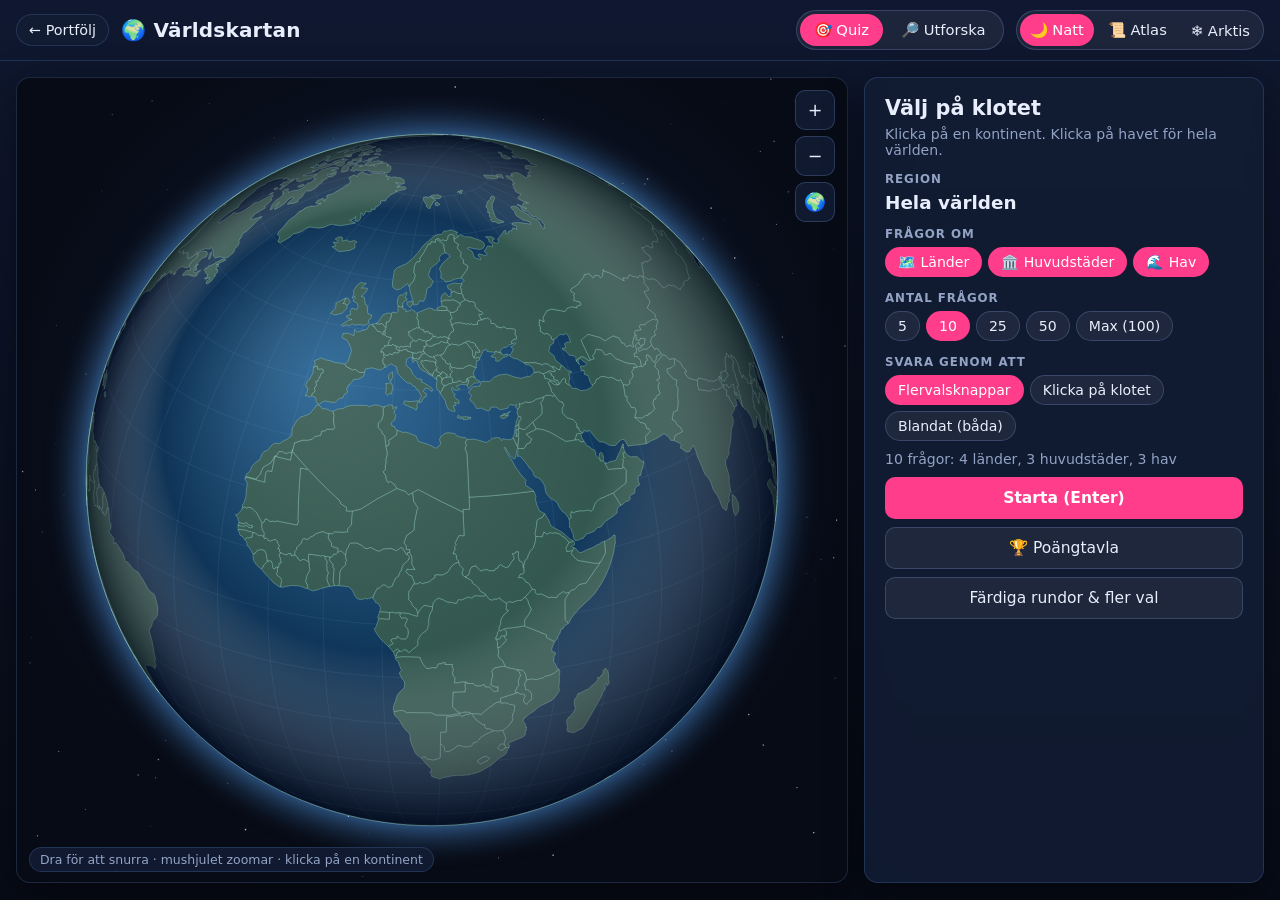
<file: varldskarta/index.html>
<!doctype html>
<html lang="sv" data-tema="natt">
<head>
<meta charset="utf-8">
<meta name="robots" content="noindex, nofollow">   <!-- ber sökmotorer att inte lista sidan -->
<meta name="viewport" content="width=device-width,initial-scale=1">
<title>Världskartan – quiz och utforska</title>
<style>
  /* ================================================================
     DEL 1: UTSEENDE (CSS)
     Tre teman: Natt, Atlas och Arktis. Varje tema är en uppsättning
     "variabler" (--namn). Resten av CSS:en använder bara variablerna,
     så att byta tema = byta värden på variablerna.
     Klotets färger finns i JavaScript längre ner (TEMAN), eftersom
     klotet ritas på en canvas och inte med CSS.
     ================================================================ */

  /* Tema 1: NATT – mörk rymd med stjärnor och lysande atmosfär */
  :root, :root[data-tema="natt"] {
    --bg: #070b16;
    --bg2: #0f1830;
    --yta: rgba(18, 28, 52, 0.86);      /* panelens bakgrund */
    --ytaKant: rgba(120, 170, 255, 0.18);
    --text: #e8eefc;
    --dampad: #93a3c4;                   /* svagare text */
    --accent: #ff3d8b;                   /* rosa, som i den gamla versionen */
    --accentText: #fff;
    --knapp: rgba(255, 255, 255, 0.06);
    --knappHover: rgba(255, 255, 255, 0.13);
    --knappKant: rgba(150, 180, 255, 0.22);
    --ratt: #2fd08a;
    --rattBg: rgba(47, 208, 138, 0.2);
    --fel: #ff5a4e;
    --felBg: rgba(255, 90, 78, 0.2);
    --font: system-ui, "Segoe UI", Roboto, sans-serif;
    --rubrikfont: system-ui, "Segoe UI", Roboto, sans-serif;
    --skugga: 0 10px 40px rgba(0, 0, 0, 0.45);
    --globbg: radial-gradient(circle at 50% 45%, #14213f 0%, #070b16 70%);
    --rund: 14px;
  }
  /* Tema 2: ATLAS – gammal kartbok på gulnat papper, serif-typsnitt */
  :root[data-tema="atlas"] {
    --bg: #e6d8b8;
    --bg2: #efe4c9;
    --yta: rgba(250, 243, 225, 0.94);
    --ytaKant: #b79c6c;
    --text: #3a2a17;
    --dampad: #7a6446;
    --accent: #a8322a;                   /* kartbokens röda bläck */
    --accentText: #fff7e8;
    --knapp: #f6ecd4;
    --knappHover: #ecdcb6;
    --knappKant: #c2a777;
    --ratt: #3c7a3a;
    --rattBg: #d6e6c0;
    --fel: #a8322a;
    --felBg: #f0c9b8;
    --font: Georgia, "Iowan Old Style", "Palatino Linotype", serif;
    --rubrikfont: Georgia, "Iowan Old Style", "Palatino Linotype", serif;
    --skugga: 0 6px 24px rgba(80, 55, 20, 0.25);
    --globbg: radial-gradient(circle at 50% 45%, #f4ead3 0%, #dcc9a2 80%);
    --rund: 6px;
  }
  /* Tema 3: ARKTIS – ljust, rent och modernt (närmast den gamla versionen) */
  :root[data-tema="arktis"] {
    --bg: #e9f0f7;
    --bg2: #f6f9fc;
    --yta: rgba(255, 255, 255, 0.92);
    --ytaKant: #cfdbe8;
    --text: #14233d;
    --dampad: #5a6b86;
    --accent: #d4006f;
    --accentText: #fff;
    --knapp: #ffffff;
    --knappHover: #eef3fa;
    --knappKant: #c4d1e1;
    --ratt: #128a4f;
    --rattBg: #c8f0d6;
    --fel: #c8322a;
    --felBg: #f6c9c9;
    --font: system-ui, "Segoe UI", Roboto, sans-serif;
    --rubrikfont: system-ui, "Segoe UI", Roboto, sans-serif;
    --skugga: 0 8px 30px rgba(30, 60, 100, 0.14);
    --globbg: linear-gradient(180deg, #f4f8fc 0%, #d9e6f2 100%);
    --rund: 14px;
  }

  * { box-sizing: border-box; }
  html, body { height: 100%; }
  body { margin: 0; font-family: var(--font); color: var(--text);
         background: linear-gradient(180deg, var(--bg2), var(--bg)); background-attachment: fixed;
         transition: background 0.4s, color 0.4s; }
  /* Atlas-temat får ett svagt "papper"-mönster med två gradienter ovanpå varandra */
  :root[data-tema="atlas"] body {
    background: radial-gradient(circle at 20% 10%, rgba(255,255,255,0.35), transparent 50%),
                radial-gradient(circle at 80% 90%, rgba(120,80,30,0.12), transparent 50%),
                linear-gradient(180deg, var(--bg2), var(--bg));
  }

  /* ----- Toppraden: namn, flikar och temaväljare ----- */
  .topp { display: flex; align-items: center; gap: 12px; flex-wrap: wrap;
          padding: 10px 16px; border-bottom: 1px solid var(--ytaKant); }
  .logga { font-family: var(--rubrikfont); font-size: 1.25rem; font-weight: 700; letter-spacing: 0.01em; margin-right: auto; }
  :root[data-tema="atlas"] .logga { font-style: italic; letter-spacing: 0.04em; }
  .flikar, .teman { display: flex; gap: 4px; padding: 3px; border-radius: 999px;
                    background: var(--knapp); border: 1px solid var(--knappKant); }
  .flikar button, .teman button { border: none; background: transparent; color: var(--text);
                    padding: 7px 14px; border-radius: 999px; font: inherit; font-size: 0.92rem; cursor: pointer; }
  .teman button { padding: 7px 10px; }
  /* "header" gör regeln starkare än den vanliga hover-regeln längre ner, så att den aktiva knappen inte blir grå */
  header .flikar button.aktiv, header .teman button.aktiv { background: var(--accent); color: var(--accentText); }
  .flikar button:not(.aktiv):hover, .teman button:not(.aktiv):hover { background: var(--knappHover); }

  /* ----- Huvudlayout: klotet till vänster, panelen till höger ----- */
  .layout { display: grid; grid-template-columns: minmax(0, 1fr) 400px; gap: 16px;
            padding: 16px; height: calc(100vh - 62px); min-height: 520px; }
  .globruta { position: relative; border-radius: var(--rund); overflow: hidden;
              background: var(--globbg); box-shadow: var(--skugga); border: 1px solid var(--ytaKant); }
  #glob { width: 100%; height: 100%; display: block; cursor: grab; touch-action: none; user-select: none; }
  #glob.drar { cursor: grabbing; }
  .panel { overflow-y: auto; border-radius: var(--rund); background: var(--yta); border: 1px solid var(--ytaKant);
           box-shadow: var(--skugga); padding: 18px 20px; backdrop-filter: blur(8px); }
  /* Mobil och smala fönster: allt i en kolumn */
  @media (max-width: 900px) {
    .layout { grid-template-columns: 1fr; height: auto; }
    .globruta { aspect-ratio: 1 / 1; max-height: 72vh; width: 100%; }
    .panel { overflow: visible; }
  }

  /* Blink runt klotet när du svarar rätt eller fel */
  .globruta::after { content: ""; position: absolute; inset: 0; pointer-events: none; border-radius: inherit; opacity: 0; }
  .globruta.blink-ratt::after { box-shadow: inset 0 0 0 3px var(--ratt), inset 0 0 70px var(--ratt); animation: blink 0.9s ease-out; }
  .globruta.blink-fel::after  { box-shadow: inset 0 0 0 3px var(--fel),  inset 0 0 70px var(--fel);  animation: blink 0.9s ease-out; }
  @keyframes blink { 0% { opacity: 0.9; } 100% { opacity: 0; } }

  /* Namnlappen som följer musen i Utforska-läget */
  #lapp { position: absolute; pointer-events: none; padding: 4px 9px; border-radius: 8px; font-size: 0.85rem;
          background: var(--yta); color: var(--text); border: 1px solid var(--ytaKant); box-shadow: var(--skugga);
          transform: translate(12px, 12px); white-space: nowrap; display: none; }

  .zoomknappar { position: absolute; top: 12px; right: 12px; display: flex; flex-direction: column; gap: 6px; }
  .zoomknappar button { width: 40px; height: 40px; padding: 0; font-size: 1.1rem; border-radius: 10px;
                        background: var(--yta); backdrop-filter: blur(6px); }
  .tips { position: absolute; left: 12px; bottom: 10px; font-size: 0.78rem; color: var(--dampad);
          background: var(--yta); padding: 4px 10px; border-radius: 999px; border: 1px solid var(--ytaKant); }

  /* ----- Knappar, listor och fält ----- */
  button { font: inherit; color: var(--text); padding: 11px 12px; font-size: 0.97rem;
           border: 1px solid var(--knappKant); border-radius: calc(var(--rund) - 4px);
           background: var(--knapp); cursor: pointer; transition: background 0.15s, transform 0.1s; }
  button:hover:enabled { background: var(--knappHover); }
  button:active:enabled { transform: scale(0.98); }
  button:disabled { opacity: 0.45; cursor: not-allowed; }
  .hov:hover:enabled { filter: brightness(1.1); }
  .hov { background: var(--accent) !important; color: var(--accentText) !important; border-color: transparent !important; font-weight: 600; }
  select, input[type=text], input[type=search] { font: inherit; font-size: 0.97rem; padding: 9px 10px; width: 100%;
           color: var(--text); background: var(--knapp); border: 1px solid var(--knappKant); border-radius: calc(var(--rund) - 4px); }
  select option { color: #14233d; background: #fff; }   /* listan som fälls ut ska alltid gå att läsa */
  input[type=range] { width: 100%; accent-color: var(--accent); }
  h2 { font-family: var(--rubrikfont); margin: 0 0 6px; font-size: 1.3rem; }
  h3 { font-family: var(--rubrikfont); }
  :root[data-tema="atlas"] h2 { font-style: italic; }
  label { display: block; margin: 14px 0 5px; font-weight: 600; font-size: 0.92rem; }
  .liten, .sammanfattning { color: var(--dampad); font-size: 0.88rem; }
  .sammanfattning { margin: 10px 0; }
  .skarm > button { display: block; width: 100%; margin-top: 8px; }

  /* Små "chips" (knappar som slås av och på) */
  .grupp { margin: 14px 0 6px; font-weight: 700; font-size: 0.74rem; color: var(--dampad);
           text-transform: uppercase; letter-spacing: 0.08em; }
  .chips { display: flex; flex-wrap: wrap; gap: 6px; }
  .chip { padding: 6px 12px; font-size: 0.88rem; border-radius: 999px; }
  .chips .chip.pa { background: var(--accent); color: var(--accentText); border-color: transparent; }

  /* Färdiga rundor */
  .presets { display: grid; grid-template-columns: 1fr 1fr; gap: 8px; margin-top: 12px; }
  .presets button { padding: 12px; font-weight: 600; text-align: left; }
  .presets small { display: block; font-weight: 400; color: var(--dampad); }
  .rad { display: grid; grid-template-columns: 105px 1fr 50px; gap: 10px; align-items: center; margin: 6px 0; font-size: 0.92rem; }

  /* ----- Quizet ----- */
  .spelrad { display: flex; gap: 6px; align-items: center; }
  .spelrad button { padding: 6px 12px; font-size: 0.85rem; }
  #svit { margin-left: auto; font-weight: 700; font-size: 0.95rem; color: var(--accent); }
  .framsteg { height: 6px; border-radius: 6px; background: var(--knapp); border: 1px solid var(--knappKant); margin: 14px 0 6px; overflow: hidden; }
  #framstegFylld { height: 100%; width: 0; background: var(--accent); transition: width 0.4s; }
  #status { color: var(--dampad); font-size: 0.88rem; }
  #fraga { font-family: var(--rubrikfont); font-size: 1.35rem; font-weight: 600; margin: 14px 0; line-height: 1.3; }
  .knappar { display: grid; grid-template-columns: 1fr 1fr; gap: 8px; }
  .knappar button { text-align: left; min-height: 54px; }
  .ratt { background: var(--rattBg) !important; border-color: var(--ratt) !important; animation: pop 0.35s; }
  .fel  { background: var(--felBg) !important;  border-color: var(--fel) !important;  animation: skaka 0.35s; }
  .knappar button.ratt, .knappar button.fel { opacity: 1; }   /* rätt och fel ska synas tydligt, fast knapparna är avstängda */
  @keyframes pop { 50% { transform: scale(1.04); } }
  @keyframes skaka { 25% { transform: translateX(-4px); } 75% { transform: translateX(4px); } }
  #facit { min-height: 1.4em; margin: 12px 0 4px; font-weight: 600; line-height: 1.4; }
  #facit .fakta { display: block; font-weight: 400; color: var(--dampad); font-size: 0.88rem; }
  #nasta { width: 100%; margin-top: 8px; display: none; }
  .tangent { display: inline-block; min-width: 1.6em; padding: 0 5px; margin-right: 8px; text-align: center;
             border: 1px solid var(--knappKant); border-radius: 5px; font: 0.75rem monospace; color: var(--dampad); }
  @media (max-width: 420px) { .knappar, .presets { grid-template-columns: 1fr; } }

  /* Resultatet efter en runda */
  #resultat { text-align: center; }
  .stortal { font-family: var(--rubrikfont); font-size: 3.4rem; font-weight: 800; line-height: 1; margin-top: 10px; color: var(--accent); }
  .stortal small { font-size: 1.4rem; color: var(--dampad); font-weight: 600; }
  #resOmdome { font-size: 1.15rem; font-weight: 600; margin: 8px 0 2px; }
  #resStatistik { color: var(--dampad); font-size: 0.9rem; }
  #resFel { text-align: left; margin-top: 14px; }
  #resFel button { display: flex; width: 100%; justify-content: space-between; gap: 8px; margin-top: 6px; padding: 8px 10px; font-size: 0.88rem; text-align: left; }
  #resFel button span:last-child { color: var(--dampad); }
  .slutknappar { display: grid; grid-template-columns: 1fr 1fr; gap: 8px; margin-top: 14px; }
  #namnruta { display: none; margin-top: 14px; gap: 8px; }
  #namnruta button { white-space: nowrap; }

  /* Poängtavla och snabbtangenter */
  table { width: 100%; border-collapse: collapse; margin-top: 8px; }
  th, td { text-align: left; padding: 6px 6px; border-bottom: 1px solid var(--ytaKant); font-size: 0.88rem; }
  th { color: var(--dampad); font-size: 0.72rem; text-transform: uppercase; }
  tr.ny td { background: var(--rattBg); }
  .tangentrad { display: flex; justify-content: space-between; align-items: center; padding: 6px 0; border-bottom: 1px solid var(--ytaKant); gap: 8px; font-size: 0.92rem; }
  .tangentrad button { width: 130px; margin: 0; padding: 6px; font-family: monospace; }
  .tangentrad button.lyssnar { background: var(--accent); color: var(--accentText); }

  /* ----- Utforska ----- */
  .sokrad { display: flex; gap: 6px; }
  .sokrad button { white-space: nowrap; padding: 9px 12px; }
  .fakta-kort { margin-top: 16px; }
  .fakta-topp { display: flex; align-items: center; gap: 12px; }
  .flagga { font-size: 3rem; line-height: 1; }
  .flagga.kod { font: 700 1rem monospace; padding: 10px 8px; border: 2px solid var(--knappKant); border-radius: 8px; }
  .fakta-topp h2 { margin: 0; }
  .fakta-topp .liten { margin-top: 2px; }
  .faktarutnat { display: grid; grid-template-columns: 1fr 1fr; gap: 8px; margin-top: 14px; }
  .faktarutnat div { background: var(--knapp); border: 1px solid var(--knappKant); border-radius: calc(var(--rund) - 4px); padding: 9px 11px; }
  .faktarutnat b { display: block; font-size: 1.05rem; }
  .faktarutnat span { font-size: 0.74rem; color: var(--dampad); text-transform: uppercase; letter-spacing: 0.06em; }
  .jamfor { margin-top: 10px; font-size: 0.9rem; color: var(--dampad); }
  .vaxel { display: flex; align-items: center; gap: 8px; margin-top: 12px; font-weight: 400; cursor: pointer; }
  .vaxel input { accent-color: var(--accent); width: 18px; height: 18px; }
  /* Tillbaka-länk till portföljen (bara i hemsidans version, iskalldrake.github.io) */
  .tillbaka { color: var(--text); text-decoration: none; font-size: 0.9rem; padding: 7px 12px;
              border-radius: 999px; border: 1px solid var(--ytaKant); background: var(--yta); }
  .tillbaka:hover { background: var(--knappHover); }
</style>
</head>
<body>
  <!-- ================================================================
       DEL 2: INNEHÅLL (HTML)
       ================================================================ -->
  <header class="topp">
    <!-- Tillbaka till portföljen (startsidan på iskalldrake.github.io) -->
    <a class="tillbaka" href="../index.html">← Portfölj</a>
    <div class="logga">🌍 Världskartan</div>
    <nav class="flikar">
      <button id="flikQuiz" class="aktiv">🎯 Quiz</button>
      <button id="flikUtforska">🔎 Utforska</button>
    </nav>
    <!-- Temaväljaren: tre utseenden att välja mellan. Valet sparas i webbläsaren. -->
    <div class="teman" id="teman">
      <button data-tema="natt" title="Natt: mörk rymd">🌙 Natt</button>
      <button data-tema="atlas" title="Atlas: gammal kartbok">📜 Atlas</button>
      <button data-tema="arktis" title="Arktis: ljust och rent">❄️ Arktis</button>
    </div>
  </header>

  <main class="layout">
    <!-- Klotet -->
    <section class="globruta" id="globruta">
      <canvas id="glob"></canvas>
      <div id="lapp"></div>
      <div class="zoomknappar">
        <button id="zoomIn" title="Zooma in">+</button>
        <button id="zoomUt" title="Zooma ut">−</button>
        <button id="zoomVisa" title="Snurra till det markerade landet">🔍</button>
        <button id="zoomAterstall" title="Zooma ut och räta upp klotet">🌍</button>
      </div>
      <div class="tips" id="tips">Dra för att snurra · mushjulet zoomar</div>
    </section>

    <!-- Panelen till höger. Bara en "skärm" i taget syns. -->
    <aside class="panel">

      <!-- Startmenyn: välj region genom att klicka på klotet -->
      <div id="klotmeny" class="skarm">
        <h2>Välj på klotet</h2>
        <div class="liten">Klicka på en kontinent. Klicka på havet för hela världen.</div>
        <div class="grupp">Region</div>
        <div style="font-size:1.15rem;font-weight:700" id="kpRegionNamn"></div>
        <div class="grupp">Frågor om</div><div class="chips" id="kpTyper"></div>
        <div class="grupp">Antal frågor</div><div class="chips" id="kpAntal"></div>
        <div class="grupp">Svara genom att</div><div class="chips" id="kpSatt"></div>
        <div class="sammanfattning" id="kpSammanfattning"></div>
        <button id="kpStarta" class="hov">Starta (Enter)</button>
        <button id="kpTavla">🏆 Poängtavla</button>
        <button id="kpMer">Färdiga rundor &amp; fler val</button>
      </div>

      <!-- Färdiga rundor (de som kommer med på poängtavlan) -->
      <div id="huvudmeny" class="skarm" style="display:none">
        <h2>Färdiga rundor</h2>
        <div class="liten">De här rundorna har en egen poängtavla.</div>
        <label for="pRegion">Region</label>
        <select id="pRegion"></select>
        <label for="pSatt">Svarssätt</label>
        <select id="pSatt"></select>
        <div class="presets" id="presets"></div>
        <button id="tillEgen">⚙️ Gör din egen runda</button>
        <button id="tillInstallningar">⌨️ Snabbtangenter</button>
        <button id="tillKlot">← Tillbaka till klotet</button>
      </div>

      <!-- Egen runda: reglagen anpassar sig så att du aldrig kan välja något som inte går -->
      <div id="egenmeny" class="skarm" style="display:none">
        <h2>Egen runda</h2>
        <label for="mRegion">Region</label>
        <select id="mRegion"></select>
        <label for="mSatt">Svarssätt</label>
        <select id="mSatt"></select>
        <label class="vaxel"><input type="checkbox" id="mStora"> Bara stora länder</label>
        <label>Fördelning mellan frågetyper</label>
        <div class="rad"><span>Länder</span><input type="range" id="mLand" min="0" max="100" value="40"><span id="utLand"></span></div>
        <div class="rad"><span>Huvudstäder</span><input type="range" id="mHuvud" min="0" max="100" value="40"><span id="utHuvud"></span></div>
        <div class="rad"><span>Hav</span><input type="range" id="mHav" min="0" max="100" value="20"><span id="utHav"></span></div>
        <label for="mAntal">Antal frågor: <span id="utAntal"></span> <span class="liten" id="utMax"></span></label>
        <input type="range" id="mAntal" min="1" max="50" value="10">
        <div class="sammanfattning" id="sammanfattning"></div>
        <button id="starta" class="hov">Starta quizet (Enter)</button>
        <button id="egenTillbaka">← Tillbaka</button>
      </div>

      <!-- Poängtavla -->
      <div id="tavla" class="skarm" style="display:none">
        <h2>🏆 Poängtavla</h2>
        <div class="liten">Bara färdiga rundor är rankade. Vid lika poäng vinner den snabbaste.</div>
        <label for="tavlaTavling">Tävling</label>
        <select id="tavlaTavling"></select>
        <label for="tavlaRegion">Region</label>
        <select id="tavlaRegion"></select>
        <label for="tavlaSatt">Svarssätt</label>
        <select id="tavlaSatt"></select>
        <h3 id="tavlaRubrik" style="margin:16px 0 0"></h3>
        <div id="tavlaInnehall"></div>
        <div class="sammanfattning">Poängtavlan sparas i den här webbläsaren på den här enheten.</div>
        <button id="tavlaRensa">Rensa poängtavlan</button>
        <button id="tavlaTillbaka">← Tillbaka</button>
      </div>

      <!-- Inställningar: snabbtangenter -->
      <div id="installningar" class="skarm" style="display:none">
        <h2>Snabbtangenter</h2>
        <div class="liten">Klicka på en tangent och tryck sedan på den tangent du vill använda i stället.</div>
        <div id="tangentlista"></div>
        <button id="aterstallTangenter">Återställ standard</button>
        <button id="installTillbaka">← Tillbaka</button>
      </div>

      <!-- Själva quizet -->
      <div id="spel" class="skarm" style="display:none">
        <div class="spelrad">
          <button id="tillMenyn">☰ Meny</button>
          <button id="tillbaka">◀ Föregående</button>
          <span id="svit"></span>
        </div>
        <div class="framsteg"><div id="framstegFylld"></div></div>
        <div id="status"></div>

        <div id="fragedel">
          <div id="fraga"></div>
          <div class="knappar" id="svar"></div>
          <div id="facit"></div>
          <button id="nasta" class="hov">Nästa fråga</button>
        </div>

        <!-- Visas när rundan är slut -->
        <div id="resultat" style="display:none">
          <div class="stortal" id="resPoang"></div>
          <div id="resOmdome"></div>
          <div id="resStatistik"></div>
          <div id="namnruta"><input type="text" id="namnFalt" maxlength="20" placeholder="Ditt namn"><button id="sparaNamn" class="hov">Spara</button></div>
          <div class="sammanfattning" id="resTraning"></div>
          <div id="resFel"></div>
          <div class="slutknappar">
            <button id="ovaFel" class="hov">🔁 Öva på felen</button>
            <button id="igen">Spela igen</button>
            <button id="nyMeny">☰ Menyn</button>
            <button id="visaTavla">🏆 Poängtavla</button>
          </div>
        </div>
      </div>

      <!-- Utforska: klicka på ett land och läs om det -->
      <div id="utforska" class="skarm" style="display:none">
        <h2>Utforska världen</h2>
        <div class="liten">Klicka på ett land eller ett hav på klotet, eller sök här.</div>
        <div class="sokrad" style="margin-top:12px">
          <!-- "list" kopplar fältet till förslagslistan nedanför (datalist) -->
          <input type="search" id="sok" list="sokLista" placeholder="Land, huvudstad eller hav…" autocomplete="off">
          <button id="slumpa" title="Slumpa ett land">🎲</button>
        </div>
        <datalist id="sokLista"></datalist>
        <label class="vaxel"><input type="checkbox" id="visaNamn"> Visa namn på länderna på klotet</label>
        <div id="faktaKort" class="fakta-kort"></div>
      </div>

    </aside>
  </main>

<!-- d3-geo: ett gratis bibliotek som kan räkna ut hur jorden ser ut som ett klot.
     (Filen ligger i samma mapp, så sidan fungerar även utan internet.) -->
<script src="d3-geo-bundle.js"></script>
<!-- Kartdatan som Python-skriptet skapade (listorna "länder" och "hav") -->
<script src="kartdata.js"></script>

<script>
  // ================================================================
  // DEL 3: LOGIK (JavaScript)
  // ================================================================

  // ---------- Inställningar: ändra här och testa! ----------
  const NARA = 6;               // felalternativen väljs bland de NARA närmaste grannländerna
  const MAX_ZOOM = 40;          // hur mycket DU får zooma in (med hjul och knappar)
  const MAX_AUTO_ZOOM = 15;     // hur mycket klotet får zooma in av sig själv. Lägre = mildare zoom
  const ZOOM_STYRKA = 50;       // högre = zoomar in mer på länder. Lägre = mildare zoom
  const FLYGTID = 2000;         // hur många millisekunder klotet snurrar till ett markerat land
  const SPINN_FART = 0.08;      // hur fort klotet snurrar av sig självt i menyn (grader per bildruta)
  const JORDRADIE_KM = 6371;    // används för att räkna ut länders yta
  // ----------------------------------------------------------

  const GRAD = 180 / Math.PI;   // omvandlar radianer till grader

  // Ett "Fisher–Yates"-blandning: ger en jämnare slump än sort(() => Math.random() - 0.5)
  function blanda(lista) {
    const ny = [...lista];
    for (let i = ny.length - 1; i > 0; i--) {
      const j = Math.floor(Math.random() * (i + 1));
      [ny[i], ny[j]] = [ny[j], ny[i]];
    }
    return ny;
  }
  // Läsa och spara i webbläsaren. try/catch eftersom det kan vara avstängt (t.ex. privat läge).
  const hamta = (nyckel, standard) => { try { const v = localStorage.getItem(nyckel); return v === null ? standard : v; } catch (e) { return standard; } };
  const spara = (nyckel, varde) => { try { localStorage.setItem(nyckel, varde); } catch (e) {} };

  // ---------- Teman: klotets färger ----------
  // CSS-färgerna finns överst i filen. De här färgerna används när klotet ritas.
  const TEMAN = {
    natt: {
      havLjus: "#1d5b8c", havMork: "#081f3a",          // havet: ljusare i mitten, mörkare mot kanten
      gradnat: "rgba(140,200,255,0.14)", streckat: false,
      land: "#33584f", landKant: "rgba(170,230,210,0.45)",
      kontVald: "#8e3d76", kontHover: "#5a4a74", hoverLand: "#4b7f72",
      markerat: "#ff3d8b", markeratKant: "#ffd0e4",
      markeratHav: "rgba(255,61,139,0.5)",
      fel: "#ff7a3d", felKant: "#ffe0cc", felHav: "rgba(255,122,61,0.5)",
      hoverHav: "rgba(120,200,255,0.22)",
      prick: "#ffffff", prickKant: "#ff3d8b",
      glod: "rgba(90,170,255,0.55)", glodStorlek: 1.13,   // atmosfären runt klotet (1.13 = 13 % utanför kanten)
      ljus: "rgba(255,255,255,0.10)", skugga: "rgba(0,0,15,0.55)",
      text: "#ffffff", textHalo: "rgba(5,10,25,0.85)", typsnitt: "system-ui, sans-serif",
      stjarnor: true,
    },
    atlas: {
      havLjus: "#c4d8cf", havMork: "#8eaea3",
      gradnat: "rgba(90,60,30,0.35)", streckat: true,
      land: "#f1e2bb", landKant: "#8a6a43",
      kontVald: "#dca06c", kontHover: "#e9c79a", hoverLand: "#e6cf92",
      markerat: "#a8322a", markeratKant: "#4f120d",
      markeratHav: "rgba(168,50,42,0.45)",
      fel: "#34557a", felKant: "#16263a", felHav: "rgba(52,85,122,0.45)",
      hoverHav: "rgba(255,255,255,0.3)",
      prick: "#3a2a17", prickKant: "#f6ecd4",
      glod: "rgba(110,75,30,0.28)", glodStorlek: 1.07,
      ljus: "rgba(255,250,235,0.22)", skugga: "rgba(70,45,15,0.40)",
      text: "#3a2a17", textHalo: "rgba(246,236,212,0.9)", typsnitt: "Georgia, serif",
      stjarnor: false,
    },
    arktis: {
      havLjus: "#dcf0fc", havMork: "#9ccbea",
      gradnat: "rgba(255,255,255,0.75)", streckat: false,
      land: "#ffffff", landKant: "#9fb3c8",
      kontVald: "#f3a9cf", kontHover: "#fbdcec", hoverLand: "#e3edf8",
      markerat: "#d4006f", markeratKant: "#7a0040",
      markeratHav: "rgba(212,0,111,0.45)",
      fel: "#e0483b", felKant: "#7a1010", felHav: "rgba(224,72,59,0.45)",
      hoverHav: "rgba(255,255,255,0.45)",
      prick: "#14233d", prickKant: "#ffffff",
      glod: "rgba(140,190,240,0.5)", glodStorlek: 1.05,
      ljus: "rgba(255,255,255,0.30)", skugga: "rgba(20,50,90,0.28)",
      text: "#14233d", textHalo: "rgba(255,255,255,0.92)", typsnitt: "system-ui, sans-serif",
      stjarnor: false,
    },
  };
  let tema = hamta("kartquiz_tema", "natt");
  if (!TEMAN[tema]) tema = "natt";
  let P = TEMAN[tema];          // P = paletten för det valda temat

  function valjTema(namn) {
    tema = namn; P = TEMAN[namn];
    document.documentElement.dataset.tema = namn;     // byter CSS-variablerna (se överst)
    for (const k of document.querySelectorAll("#teman button")) k.classList.toggle("aktiv", k.dataset.tema === namn);
    spara("kartquiz_tema", namn);
    ritaSnart();
  }
  for (const k of document.querySelectorAll("#teman button")) k.onclick = () => valjTema(k.dataset.tema);

  // Stjärnor till Natt-temat: slumpas en gång, x och y är andelar (0–1) av rutans bredd och höjd
  const STJARNOR = Array.from({ length: 220 }, () => ({
    x: Math.random(), y: Math.random(), r: Math.random() * 1.2 + 0.2, a: Math.random() * 0.7 + 0.2,
  }));

  // ---------- Flaggor ----------
  // En flagga är två speciella "bokstavstecken" efter varandra: S + E = 🇸🇪.
  // Vissa webbläsare (t.ex. Chrome på Windows) kan inte rita flaggor, då visar vi koden "SE" i stället.
  const flaggTecken = (kod) => String.fromCodePoint(...[...kod.toUpperCase()].map(c => 0x1F1E6 + c.charCodeAt(0) - 65));
  const kanFlaggor = (() => {
    // Vi ritar 🇸🇪 på en liten osynlig canvas och kollar om det blev färg (en flagga) eller grått (bokstäver)
    try {
      const c = document.createElement("canvas"); c.width = c.height = 20;
      const x = c.getContext("2d", { willReadFrequently: true });
      x.font = "16px sans-serif"; x.textBaseline = "top"; x.fillText(flaggTecken("se"), 0, 0);
      const d = x.getImageData(0, 0, 20, 20).data;
      for (let i = 0; i < d.length; i += 4) if (d[i + 3] > 0 && Math.abs(d[i] - d[i + 2]) > 40) return true;
    } catch (e) {}
    return false;
  })();
  function flaggHtml(land) {
    if (!land.iso2) return '<div class="flagga kod">–</div>';
    return kanFlaggor ? '<div class="flagga">' + flaggTecken(land.iso2) + "</div>"
                      : '<div class="flagga kod">' + land.iso2 + "</div>";
  }

  // ---------- Snygga tal på svenska ----------
  const talSv = (x, dec = 0) => x.toLocaleString("sv-SE", { maximumFractionDigits: dec, minimumFractionDigits: dec });
  function folkText(n) {
    if (!n) return "okänt";
    if (n >= 1e9) return talSv(n / 1e9, 2) + " miljarder";
    if (n >= 1e6) return talSv(n / 1e6, n >= 1e8 ? 0 : 1) + " miljoner";     // t.ex. "10,3 miljoner"
    return talSv(Math.round(n / 1000) * 1000);
  }
  // Avrunda till "lagom många" siffror, t.ex. 449 964 -> 450 000
  function avrunda(x) {
    if (x < 100) return Math.round(x);
    const steg = Math.pow(10, Math.floor(Math.log10(x)) - 1);
    return Math.round(x / steg) * steg;
  }
  const KONTINENT_SV = {
    "Europe": "Europa", "Asia": "Asien", "Africa": "Afrika", "North America": "Nordamerika",
    "South America": "Sydamerika", "Oceania": "Oceanien", "Seven seas (open ocean)": "Världshaven", "Antarctica": "Antarktis",
  };

  // --- Steg A: förbered länderna och haven ---
  // För varje land (och hav) räknar vi ut var dess mittpunkt ligger och hur stort det är i grader.
  // Länder med avlägsna delar (t.ex. Frankrike med Franska Guyana) mäter vi bara på huvuddelen.
  function forberedForm(objekt) {
    objekt.feature = { type: "Feature", geometry: objekt.geo };
    const delar = objekt.geo.coordinates.map(c => ({ type: "Polygon", coordinates: c }));
    let storst = delar[0], storstAreal = -1;
    for (const d of delar) {
      const areal = d3.geoArea(d);
      if (areal > storstAreal) { storstAreal = areal; storst = d; }
    }
    const mittStorst = d3.geoCentroid(storst);
    const nara = delar.filter(d => d3.geoDistance(d3.geoCentroid(d), mittStorst) < 40 / GRAD);
    const form = { type: "MultiPolygon", coordinates: nara.map(d => d.coordinates) };
    objekt.mitt = d3.geoCentroid(form);                        // [longitud, latitud]
    const [[v, s], [o, n]] = d3.geoBounds(form);               // väst, syd, öst, nord
    let bredd = o - v; if (bredd < 0) bredd += 360;            // om formen korsar datumgränsen
    const hojd = n - s;
    objekt.storlek = Math.max(bredd * Math.cos((s + n) / 2 / GRAD), hojd, 0.5);   // storlek i grader
    // Ytan i km²: d3.geoArea ger ytan på en "enhetssfär", så vi gångrar med jordradien i kvadrat.
    // Kartdatan är förenklad, så ytan blir ungefärlig.
    objekt.ytaKm2 = d3.geoArea(objekt.feature) * JORDRADIE_KM * JORDRADIE_KM;
  }
  for (const land of länder) forberedForm(land);
  const SVERIGE = länder.find(l => l.namn === "Sverige");

  for (const h of hav) {
    forberedForm(h);
    h.ärHav = true;
    if (h.typ === "ocean") {
      h.mitt = d3.geoCentroid(h.feature);   // oceanerna är delade i bitar, så vi mäter på hela
      h.storlek = 120;                      // stora nog att vi inte zoomar in, bara snurrar dit
    }
  }
  // Felalternativ för hav: bara hav av samma sort (oceaner med oceaner, hav med hav),
  // sorterade efter avstånd, så att "Nordsjön" får grannar som Östersjön och Norska havet.
  // En del och dess helhet (Adriatiska havet och Medelhavet) blandas aldrig ihop.
  for (const h of hav) {
    h.grannar = hav
      .filter(x => x !== h && x.typ === h.typ && x.namn !== h.ingarI && x.ingarI !== h.namn)
      .sort((a, b) => d3.geoDistance(h.mitt, a.mitt) - d3.geoDistance(h.mitt, b.mitt))
      .map(x => x.namn);
  }

  // --- Steg B: klotet ---
  const canvas = document.getElementById("glob");
  const ctx = canvas.getContext("2d");
  const globruta = document.getElementById("globruta");
  const projektion = d3.geoOrthographic().clipAngle(90).precision(0.5);   // "orthographic" = som ett klot sett utifrån
  const bana = d3.geoPath(projektion, ctx);                               // ritar former på vår canvas
  const gradnat = d3.geoGraticule10();                                    // linjer för longitud och latitud
  const SFAR = { type: "Sphere" };

  // "vy" är hur vi tittar på klotet: lon/lat = punkten vi tittar rakt på, zoom = 1 är hela klotet
  const vy = { lon: 15, lat: 25, zoom: 1 };

  let lage = "meny";        // "meny", "spel" eller "utforska" – styr vad klick och mus gör
  let markerat = null;      // landet (eller havet) som är färgat just nu
  let felMarkerat = null;   // det du klickade på när det blev fel
  let hoverObj = null;      // landet eller havet som musen är över
  let visaPrickFor = null;  // landet vars huvudstad ska få en prick
  let visaEtikett = false;  // skriv namnet på det markerade landet på klotet
  let visaAllaNamn = false; // Utforska: skriv namn på alla länder som syns
  let valdKontinent = null, hoverKontinent = null;   // kontinenter som färgas i startmenyn

  // Klotets radie när zoom = 1 (lite mindre än rutan så att atmosfären syns)
  const grundRadie = (w, h) => Math.min(w, h) / 2 * 0.86;

  function rita() {
    const dpr = window.devicePixelRatio || 1;
    const w = canvas.clientWidth, h = canvas.clientHeight;
    if (!w || !h) return;
    if (canvas.width !== Math.round(w * dpr) || canvas.height !== Math.round(h * dpr)) {
      canvas.width = Math.round(w * dpr);     // skarp bild även på skärmar med hög upplösning
      canvas.height = Math.round(h * dpr);
    }
    ctx.setTransform(dpr, 0, 0, dpr, 0, 0);
    ctx.clearRect(0, 0, w, h);

    const skala = grundRadie(w, h) * vy.zoom;
    const cx = w / 2, cy = h / 2;
    projektion.translate([cx, cy]).scale(skala)
      .rotate([-vy.lon, -vy.lat])             // vrider klotet så att (lon, lat) hamnar i mitten
      .clipExtent([[-20, -20], [w + 20, h + 20]]);

    // 1. Stjärnor (bara i Natt-temat). De rör sig lite när klotet snurrar, som om vi flög förbi.
    if (P.stjarnor) {
      for (const s of STJARNOR) {
        const x = ((s.x * w - vy.lon * 0.6) % w + w) % w;
        const y = ((s.y * h + vy.lat * 0.6) % h + h) % h;
        ctx.globalAlpha = s.a; ctx.fillStyle = "#fff";
        ctx.fillRect(x, y, s.r, s.r);
      }
      ctx.globalAlpha = 1;
    }

    // 2. Atmosfären: ett mjukt sken precis utanför klotets kant
    const glod = ctx.createRadialGradient(cx, cy, skala * 0.98, cx, cy, skala * P.glodStorlek);
    glod.addColorStop(0, P.glod);
    glod.addColorStop(1, "rgba(0,0,0,0)");
    ctx.fillStyle = glod;
    ctx.beginPath(); ctx.arc(cx, cy, skala * P.glodStorlek, 0, 2 * Math.PI); ctx.fill();

    // 3. Havet (ljusare mot mitten, så att klotet ser runt ut)
    const havGrad = ctx.createRadialGradient(cx - skala * 0.3, cy - skala * 0.3, skala * 0.05, cx, cy, skala);
    havGrad.addColorStop(0, P.havLjus);
    havGrad.addColorStop(1, P.havMork);
    ctx.beginPath(); bana(SFAR);
    ctx.fillStyle = havGrad; ctx.fill();

    // 4. Gradnätet (streckat i Atlas-temat)
    ctx.beginPath(); bana(gradnat);
    ctx.setLineDash(P.streckat ? [3, 4] : []);
    ctx.strokeStyle = P.gradnat; ctx.lineWidth = 0.6; ctx.stroke();
    ctx.setLineDash([]);

    // 5. Hav som är markerade eller under musen färgas före länderna, så att länderna hamnar ovanpå
    const fyllHav = (obj, farg) => { if (obj && obj.ärHav) { ctx.beginPath(); bana(obj.feature); ctx.fillStyle = farg; ctx.fill(); } };
    if (hoverObj !== markerat) fyllHav(hoverObj, P.hoverHav);
    fyllHav(felMarkerat, P.felHav);
    fyllHav(markerat, P.markeratHav);

    // 6. Länderna (de markerade ritas sist så att de hamnar överst)
    ctx.lineWidth = 0.7; ctx.strokeStyle = P.landKant;
    for (const land of länder) {
      if (land === markerat || land === felMarkerat) continue;
      let farg = P.land;
      if (lage === "meny" && land.kontinent === valdKontinent) farg = P.kontVald;
      else if (lage === "meny" && land.kontinent === hoverKontinent) farg = P.kontHover;
      else if (land === hoverObj) farg = P.hoverLand;
      ctx.fillStyle = farg;
      ctx.beginPath(); bana(land.feature); ctx.fill(); ctx.stroke();
    }
    const fyllLand = (obj, farg, kant) => {
      if (!obj || obj.ärHav) return;
      ctx.beginPath(); bana(obj.feature);
      ctx.fillStyle = farg; ctx.strokeStyle = kant; ctx.lineWidth = 1.4;
      ctx.fill(); ctx.stroke();
    };
    fyllLand(felMarkerat, P.fel, P.felKant);
    fyllLand(markerat, P.markerat, P.markeratKant);

    // 7. Ljus och skugga ovanpå allt, så att det ser ut som en boll
    ctx.beginPath(); bana(SFAR);
    const g = ctx.createRadialGradient(cx - skala * 0.35, cy - skala * 0.35, skala * 0.1, cx, cy, skala);
    g.addColorStop(0, P.ljus);
    g.addColorStop(0.6, "rgba(255,255,255,0)");
    g.addColorStop(1, P.skugga);
    ctx.fillStyle = g; ctx.fill();

    const centrum = [vy.lon, vy.lat];
    const syns = (punkt) => d3.geoDistance(punkt, centrum) < Math.PI / 2 - 0.03;   // ligger punkten på framsidan?

    // 8. Namn på alla länder som är stora nog på skärmen (Utforska)
    if (visaAllaNamn) {
      for (const land of länder) {
        const pixlar = land.storlek / GRAD * skala;
        if (land !== markerat && pixlar > 34 && syns(land.mitt)) etikett(land.namn, land.mitt, Math.min(15, 9 + pixlar / 40), false);
      }
    }

    // 9. Ring runt det markerade landet när det är litet på skärmen
    if (markerat && syns(markerat.mitt) && markerat.storlek / GRAD * skala < 40) {
      const [x, y] = projektion(markerat.mitt);
      ctx.beginPath(); ctx.arc(x, y, 22, 0, 2 * Math.PI);
      ctx.strokeStyle = P.markerat; ctx.lineWidth = 3; ctx.stroke();
    }

    // 10. Prick på huvudstaden
    if (visaPrickFor && visaPrickFor.huvudstadGeo && syns(visaPrickFor.huvudstadGeo)) {
      const [x, y] = projektion(visaPrickFor.huvudstadGeo);
      ctx.beginPath(); ctx.arc(x, y, 5, 0, 2 * Math.PI);
      ctx.fillStyle = P.prick; ctx.fill();
      ctx.strokeStyle = P.prickKant; ctx.lineWidth = 2; ctx.stroke();
      if (visaEtikett) etikett(visaPrickFor.huvudstad, visaPrickFor.huvudstadGeo, 12, false, 14);
    }

    // 11. Namnet på det markerade (och det felklickade) landet
    if (visaEtikett) {
      if (felMarkerat && syns(felMarkerat.mitt)) etikett(felMarkerat.namn, felMarkerat.mitt, 14, true);
      if (markerat && syns(markerat.mitt)) etikett(markerat.namn, markerat.mitt, 17, true, markerat.storlek / GRAD * skala < 40 ? -32 : 0);
    }

    // 12. Kantlinje runt klotet
    ctx.beginPath(); bana(SFAR);
    ctx.strokeStyle = P.landKant; ctx.lineWidth = 1; ctx.stroke();
  }

  // Skriver en text på klotet med en "halo" (kontur) runt bokstäverna så att den syns på alla färger
  function etikett(text, lonlat, storlek, fet, flyttaY = 0) {
    const [x, y] = projektion(lonlat);
    ctx.font = (fet ? "700 " : "500 ") + (tema === "atlas" ? "italic " : "") + storlek + "px " + P.typsnitt;
    ctx.textAlign = "center"; ctx.textBaseline = "middle";
    ctx.lineJoin = "round"; ctx.lineWidth = fet ? 4 : 3; ctx.strokeStyle = P.textHalo;
    ctx.strokeText(text, x, y + flyttaY);
    ctx.fillStyle = P.text; ctx.fillText(text, x, y + flyttaY);
  }

  // Rita om högst en gång per bildruta, även om musen skickar många händelser
  let ritaVantar = false;
  function ritaSnart() {
    if (ritaVantar) return;
    ritaVantar = true;
    requestAnimationFrame(() => { ritaVantar = false; rita(); });
  }
  window.addEventListener("resize", ritaSnart);

  // --- Steg C: snurra och zooma ---
  const begransaZoom = (z) => Math.max(1, Math.min(MAX_ZOOM, z));

  // Dra för att snurra. Hur långt klotet snurrar beror på zoomen, så att ytan följer musen.
  let drag = null;
  canvas.addEventListener("pointerdown", (e) => {
    avbrytAnimation();
    drag = { x: e.clientX, y: e.clientY, rorelse: 0 };     // rorelse = hur långt musen har dragits (för att skilja klick från drag)
    canvas.setPointerCapture(e.pointerId);
    canvas.classList.add("drar");
    gomLapp();
  });
  canvas.addEventListener("pointermove", (e) => {
    if (!drag) { hovra(e); return; }
    const grader = GRAD / (grundRadie(canvas.clientWidth, canvas.clientHeight) * vy.zoom);   // grader per skärmpixel
    vy.lon -= (e.clientX - drag.x) * grader;
    vy.lat += (e.clientY - drag.y) * grader;
    vy.lat = Math.max(-90, Math.min(90, vy.lat));  // man kan inte snurra "över" polerna
    drag = { x: e.clientX, y: e.clientY, rorelse: drag.rorelse + Math.abs(e.clientX - drag.x) + Math.abs(e.clientY - drag.y) };
    ritaSnart();
  });
  const slutaDra = () => { drag = null; canvas.classList.remove("drar"); };
  canvas.addEventListener("pointerup", (e) => {
    const varKlick = drag && drag.rorelse < 5;     // nästan ingen rörelse = ett klick, inte ett drag
    slutaDra();
    if (varKlick) klickPaKlotet(e);
  });
  canvas.addEventListener("pointercancel", slutaDra);
  canvas.addEventListener("pointerleave", () => { gomLapp(); if (hoverObj || hoverKontinent) { hoverObj = null; hoverKontinent = null; ritaSnart(); } });

  // Mushjulet zoomar
  canvas.addEventListener("wheel", (e) => {
    e.preventDefault();                          // hindra sidan från att scrolla
    avbrytAnimation();
    vy.zoom = begransaZoom(vy.zoom * (e.deltaY < 0 ? 1.2 : 1 / 1.2));
    ritaSnart();
  }, { passive: false });

  // Animationer: klotet "flyger" mjukt till ett nytt läge
  let animation = null, animationIgang = false;
  function avbrytAnimation() { animation = null; }

  function tick(t) {
    if (animation) {
      const klar = animation(t);
      rita();
      if (klar) animation = null;
    }
    if (animation) requestAnimationFrame(tick);
    else animationIgang = false;
  }
  function startaAnimation(funktion) {
    animation = funktion;
    if (!animationIgang) { animationIgang = true; requestAnimationFrame(tick); }
  }

  // Flyg till ett läge: mal = { lon, lat, zoom }
  function flygTill(mal) {
    vy.lon = ((vy.lon + 540) % 360) - 180;                        // håll longituden mellan -180 och 180
    const start = { lon: vy.lon, lat: vy.lat, zoom: vy.zoom };
    const dLon = ((mal.lon - start.lon + 540) % 360) - 180;       // snurra åt det kortaste hållet
    const avstand = d3.geoDistance([start.lon, start.lat], [mal.lon, mal.lat]) * GRAD;
    let t0 = null;
    startaAnimation((t) => {
      if (t0 === null) t0 = t;
      const k = Math.min(1, (t - t0) / FLYGTID);                   // 0 -> 1 under flygtiden
      const e = k < 0.5 ? 4 * k * k * k : 1 - Math.pow(-2 * k + 2, 3) / 2;   // mjuk start och inbromsning
      vy.lon = start.lon + dLon * e;
      vy.lat = start.lat + (mal.lat - start.lat) * e;
      let z = start.zoom * Math.pow(mal.zoom / start.zoom, e);
      z *= 1 - 0.5 * Math.sin(Math.PI * e) * Math.min(1, avstand / 60);   // zoomar ut en bit på långa resor
      vy.zoom = begransaZoom(z);
      return k >= 1;
    });
  }

  // Hur mycket vi ska zooma för att landet ska synas bra utan att vi zoomar in för nära.
  const zoomForLand = (land) => Math.min(MAX_AUTO_ZOOM, begransaZoom(ZOOM_STYRKA / land.storlek));
  const flygTillLand = (land) => flygTill({ lon: land.mitt[0], lat: land.mitt[1], zoom: zoomForLand(land) });

  // Zoomknapparna
  document.getElementById("zoomIn").onclick = () => { avbrytAnimation(); vy.zoom = begransaZoom(vy.zoom * 1.6); ritaSnart(); };
  document.getElementById("zoomUt").onclick = () => { avbrytAnimation(); vy.zoom = begransaZoom(vy.zoom / 1.6); ritaSnart(); };
  document.getElementById("zoomVisa").onclick = () => { if (markerat) flygTillLand(markerat); };
  document.getElementById("zoomAterstall").onclick = () => flygTill({ lon: vy.lon, lat: 20, zoom: 1 });

  // --- Vad ligger under musen? ---
  // Svarar med { obj, alla } eller null. typ = "hav" letar efter hav först, annars länder först.
  function hittaUnder(x, y, typ, medMarginal = true) {
    const punkt = projektion.invert([x, y]);
    if (!punkt || d3.geoDistance(punkt, [vy.lon, vy.lat]) > Math.PI / 2) return null;   // utanför klotet
    const landTraff = länder.filter(l => d3.geoContains(l.feature, punkt));
    const havTraff = hav.filter(h => d3.geoContains(h.feature, punkt))
      .sort((a, b) => d3.geoArea(a.feature) - d3.geoArea(b.feature));   // minsta havet först
    if (typ === "hav" && havTraff.length) return { obj: havTraff[0], alla: havTraff };
    if (landTraff.length) return { obj: landTraff[0], alla: landTraff };
    if (typ !== "hav" && medMarginal) {
      // Missade du landet med några pixlar? Ge ett litet hjälpavstånd, så att små länder går att träffa.
      const dpr = window.devicePixelRatio || 1;
      ctx.save(); ctx.lineWidth = 14;
      const nara = länder.filter(l => { ctx.beginPath(); bana(l.feature); return ctx.isPointInStroke(x * dpr, y * dpr); })
        .sort((a, b) => a.storlek - b.storlek);
      ctx.restore();
      if (nara.length) return { obj: nara[0], alla: nara };
    }
    if (typ === "allt" && havTraff.length) return { obj: havTraff[0], alla: havTraff };
    return null;
  }
  const musPos = (e) => { const r = canvas.getBoundingClientRect(); return [e.clientX - r.left, e.clientY - r.top]; };

  // Namnlappen som följer musen
  const lapp = document.getElementById("lapp");
  function visaLapp(text, x, y) { lapp.textContent = text; lapp.style.left = x + "px"; lapp.style.top = y + "px"; lapp.style.display = "block"; }
  function gomLapp() { lapp.style.display = "none"; }

  // Musen rör sig över klotet utan att dra
  function hovra(e) {
    const [x, y] = musPos(e);
    let nyHover = null, nyKont = null;
    if (lage === "meny" && skarmSynlig("klotmeny")) {
      const t = hittaUnder(x, y, "land", false);
      nyKont = t && KONT_TILL_REGION[t.obj.kontinent] ? t.obj.kontinent : null;
      canvas.style.cursor = nyKont ? "pointer" : "";
    } else if (lage === "spel") {
      // Svara-genom-klick: lys upp det du pekar på, så att det blir lättare att sikta
      const f = frågor[nr];
      if (f && f.sätt === "klick" && f.val === null) {
        const t = hittaUnder(x, y, f.typ === "hav" ? "hav" : "land", false);
        nyHover = t && (f.typ !== "hav" || t.obj.ärHav) ? t.obj : null;
      }
    } else if (lage === "utforska") {
      const t = hittaUnder(x, y, "allt", false);
      nyHover = t ? t.obj : null;
      if (nyHover) visaLapp(nyHover.namn + (nyHover.iso2 && kanFlaggor ? " " + flaggTecken(nyHover.iso2) : ""), x, y);
      else gomLapp();
      canvas.style.cursor = nyHover ? "pointer" : "";
    }
    if (nyHover !== hoverObj || nyKont !== hoverKontinent) { hoverObj = nyHover; hoverKontinent = nyKont; ritaSnart(); }
  }

  // --- Steg D: menyer, snabbtangenter och frågorna ---

  // Regioner. "kontinent" matchar länderna. "ruta" = [väst, syd, öst, nord] i grader och används
  // för att avgöra vilka hav som hör till regionen (efter havets mittpunkt). "vy" = hur klotet står när rundan startar.
  const REGIONER = {
    "Hela världen": { kontinent: null,            ruta: null,                 vy: { lon: 15,   lat: 25,  zoom: 1 } },
    "Europa":       { kontinent: "Europe",        ruta: [-35, 30, 45, 75],    vy: { lon: 15,   lat: 52,  zoom: 2.4 } },
    "Asien":        { kontinent: "Asia",          ruta: [45, -10, 180, 80],   vy: { lon: 90,   lat: 35,  zoom: 1.7 } },
    "Afrika":       { kontinent: "Africa",        ruta: [-30, -40, 55, 38],   vy: { lon: 20,   lat: 2,   zoom: 1.6 } },
    "Nordamerika":  { kontinent: "North America", ruta: [-170, 5, -50, 85],   vy: { lon: -100, lat: 42,  zoom: 1.6 } },
    "Sydamerika":   { kontinent: "South America", ruta: [-90, -60, -30, 15],  vy: { lon: -60,  lat: -18, zoom: 1.8 } },
    "Oceanien":     { kontinent: "Oceania",       ruta: [110, -50, 180, 5],   vy: { lon: 150,  lat: -22, zoom: 2 } },
  };
  const KONT_TILL_REGION = {};
  for (const [namn, r] of Object.entries(REGIONER)) if (r.kontinent) KONT_TILL_REGION[r.kontinent] = namn;
  const MAX_FRAGOR = 100;

  // Färdiga rundor ("presets"). andelar = [länder, huvudstäder, hav] – bara förhållandet mellan talen spelar roll.
  const PRESETS = [
    { namn: "🗺️ Länder",         andelar: [1, 0, 0], n: 20 },
    { namn: "🏛️ Huvudstäder",    andelar: [0, 1, 0], n: 20 },
    { namn: "🌊 Hav",            andelar: [0, 0, 1], n: 15 },
    { namn: "🎲 Blandning",      andelar: [2, 2, 1], n: 20 },
    { namn: "⚡ Snabbrunda",      andelar: [2, 2, 1], n: 10 },
    { namn: "🏆 Maraton",        andelar: [2, 2, 1], n: 50 },
  ];

  // ----- Snabbtangenter -----
  const STANDARD_TANGENTER = { nasta: "Enter", tillbaka: "Backspace", svar0: "q", svar1: "w", svar2: "e", svar3: "r" };
  const TANGENT_NAMN = {
    nasta: "Nästa fråga", tillbaka: "Föregående fråga",
    svar0: "Svar 1 (uppe till vänster)", svar1: "Svar 2 (uppe till höger)",
    svar2: "Svar 3 (nere till vänster)", svar3: "Svar 4 (nere till höger)",
  };
  let tangenter = { ...STANDARD_TANGENTER };
  try { Object.assign(tangenter, JSON.parse(hamta("kartquiz_tangenter", "{}"))); } catch (e) {}
  const sparaTangenter = () => spara("kartquiz_tangenter", JSON.stringify(tangenter));
  const normaliseraTangent = (k) => k.length === 1 ? k.toLowerCase() : k;
  const visaTangent = (k) => k === " " ? "Mellanslag" : k.length === 1 ? k.toUpperCase() : k;
  let lyssnarPa = null;      // vilken tangent vi håller på att byta just nu

  function ritaTangentlista() {
    const lista = document.getElementById("tangentlista");
    lista.innerHTML = "";
    for (const id of Object.keys(TANGENT_NAMN)) {
      const rad = document.createElement("div");
      rad.className = "tangentrad";
      rad.innerHTML = "<span>" + TANGENT_NAMN[id] + "</span>";
      const knapp = document.createElement("button");
      knapp.textContent = lyssnarPa === id ? "tryck en tangent…" : visaTangent(tangenter[id]);
      if (lyssnarPa === id) knapp.classList.add("lyssnar");
      knapp.onclick = () => { lyssnarPa = id; ritaTangentlista(); };
      rad.appendChild(knapp);
      lista.appendChild(rad);
    }
  }
  document.getElementById("aterstallTangenter").onclick = () => {
    tangenter = { ...STANDARD_TANGENTER }; lyssnarPa = null; sparaTangenter(); ritaTangentlista();
  };

  // ----- Skärmar och flikar -----
  // Klotet syns alltid. Panelen till höger visar en skärm i taget.
  const SKARMAR = ["klotmeny", "huvudmeny", "egenmeny", "installningar", "tavla", "spel", "utforska"];
  const TIPS = {
    meny: "Dra för att snurra · mushjulet zoomar · klicka på en kontinent",
    spel: "Dra för att snurra · mushjulet zoomar",
    utforska: "Klicka på ett land eller hav · dra för att snurra",
  };
  let spelAktivt = false;    // finns det en runda att gå tillbaka till?

  function visaSkarm(id) {
    for (const s of SKARMAR) document.getElementById(s).style.display = s === id ? "" : "none";
    lage = id === "spel" ? "spel" : id === "utforska" ? "utforska" : "meny";
    document.getElementById("flikQuiz").classList.toggle("aktiv", lage !== "utforska");
    document.getElementById("flikUtforska").classList.toggle("aktiv", lage === "utforska");
    document.getElementById("tips").textContent = TIPS[lage];
    canvas.style.cursor = "";
    hoverObj = null; hoverKontinent = null; gomLapp();
    lyssnarPa = null;
    if (lage === "meny") {
      // I menyerna är klotet "tomt" och snurrar sakta
      markerat = null; felMarkerat = null; visaPrickFor = null; visaEtikett = false; visaAllaNamn = false;
      document.getElementById("zoomVisa").style.display = "none";
      valdKontinent = REGIONER[kp.region].kontinent;
      if (id === "klotmeny") ritaKlotpanel();
      startaSpinn();
    }
    ritaSnart();
  }
  const skarmSynlig = (id) => document.getElementById(id).style.display !== "none";

  // Flikarna längst upp
  document.getElementById("flikQuiz").onclick = () => {
    if (lage !== "utforska") return;
    if (spelAktivt) { visaSkarm("spel"); aterupptaSpel(); } else { visaSkarm("klotmeny"); flygTill(REGIONER[kp.region].vy); }
  };
  document.getElementById("flikUtforska").onclick = () => { if (lage !== "utforska") oppnaUtforska(); };

  // ----- Räkna ut vilka rundor som går att göra -----
  // Fördelar N frågor på tre typer efter andelarna (störst rest först, så att summan alltid blir N)
  function fordela(n, andelar) {
    const summa = andelar.reduce((a, b) => a + b, 0) || 1;
    const exakta = andelar.map(a => n * a / summa);
    const antal = exakta.map(Math.floor);
    let kvar = n - antal.reduce((a, b) => a + b, 0);
    exakta.map((x, i) => [x - Math.floor(x), i]).sort((a, b) => b[0] - a[0])
      .forEach(([, i]) => { if (kvar > 0) { antal[i]++; kvar--; } });
    return antal;                                  // [land, huvudstad, hav]
  }

  // Vilka länder och hav finns att fråga om i en region?
  function poolerFor(region, baraStora) {
    const reg = REGIONER[region];
    const land = länder.filter(l => l.val && (!baraStora || l.stor) && (!reg.kontinent || l.kontinent === reg.kontinent));
    const havLista = hav.filter(h => {
      if (!reg.ruta) return true;
      if (h.typ === "ocean") return false;          // oceanerna är för stora för att höra till en region
      const [v, s, o, n] = reg.ruta;
      return h.mitt[0] >= v && h.mitt[0] <= o && h.mitt[1] >= s && h.mitt[1] <= n;
    });
    return { land, huvud: land.filter(l => l.huvudstad), hav: havLista };
  }
  // Länder kan bara komma en gång, så kartfrågor + huvudstadsfrågor får inte bli fler än länderna
  function passar(n, andelar, p) {
    const a = fordela(n, andelar);
    return a[0] + a[1] <= p.land.length && a[1] <= p.huvud.length && a[2] <= p.hav.length;
  }
  function storstaN(andelar, p) {
    if (andelar.every(a => a === 0)) return 0;
    let max = 0;
    for (let n = 1; n <= MAX_FRAGOR; n++) if (passar(n, andelar, p)) max = n;
    return max;
  }

  // ----- Färdiga rundor -----
  const valPresetRegion = document.getElementById("pRegion");
  const valRegion = document.getElementById("mRegion");
  for (const namn of Object.keys(REGIONER)) {
    valPresetRegion.add(new Option(namn, namn));
    valRegion.add(new Option(namn, namn));
  }
  // Svarssätt: knappar, klick på klotet, eller blandat
  const SATT = { knappar: "Flervalsknappar", klick: "Klicka på klotet", blandat: "Blandat (båda)" };
  let svarssatt = hamta("kartquiz_satt", "knappar");
  if (!SATT[svarssatt]) svarssatt = "knappar";
  function sattSvarssatt(k) {
    svarssatt = k;
    spara("kartquiz_satt", k);
    for (const id of ["pSatt", "mSatt"]) document.getElementById(id).value = k;
  }
  for (const id of ["pSatt", "mSatt"]) {
    const val = document.getElementById(id);
    for (const [k, namn] of Object.entries(SATT)) val.add(new Option(namn, k));
    val.value = svarssatt;
    val.onchange = () => sattSvarssatt(val.value);
  }

  // Hur en färdig runda ser ut i en viss region. Typer som saknas i regionen (t.ex. hav i Sydamerika) hoppas över.
  function presetUpplagg(pre, region) {
    const p = poolerFor(region, false);
    const pooler = [p.land, p.huvud, p.hav];
    const andelar = pre.andelar.map((a, i) => pooler[i].length ? a : 0);
    const max = storstaN(andelar, p);
    return { andelar, max, n: Math.min(pre.n, max) };
  }

  function ritaPresets() {
    const ruta = document.getElementById("presets");
    ruta.innerHTML = "";
    for (const pre of PRESETS) {
      const { andelar, n, max } = presetUpplagg(pre, valPresetRegion.value);
      const knapp = document.createElement("button");
      knapp.innerHTML = pre.namn + "<small>" + (max === 0 ? "Finns inte i den här regionen" : n + " frågor") + "</small>";
      knapp.disabled = max === 0;
      knapp.onclick = () => startaRunda({ andelar, n, region: valPresetRegion.value, bara_stora: false, tavling: pre.namn });
      ruta.appendChild(knapp);
    }
  }
  valPresetRegion.onchange = ritaPresets;
  document.getElementById("tillEgen").onclick = () => { visaSkarm("egenmeny"); uppdateraEgen(); };
  document.getElementById("tillInstallningar").onclick = () => { visaSkarm("installningar"); ritaTangentlista(); };
  document.getElementById("egenTillbaka").onclick = () => visaSkarm("huvudmeny");
  document.getElementById("installTillbaka").onclick = () => visaSkarm("huvudmeny");
  document.getElementById("tillKlot").onclick = () => visaSkarm("klotmeny");

  // ----- Egen runda: reglagen anpassar sig efter varandra -----
  const reglage = ["mLand", "mHuvud", "mHav"].map(id => document.getElementById(id));
  function uppdateraEgen() {
    const p = poolerFor(valRegion.value, document.getElementById("mStora").checked);
    const pooler = [p.land, p.huvud, p.hav];
    // Typer som saknas i regionen (t.ex. hav i Sydamerika) stängs av
    reglage.forEach((r, i) => {
      r.disabled = pooler[i].length === 0;
      if (r.disabled) r.value = 0;
    });
    const andelar = reglage.map(r => +r.value);
    const summa = andelar.reduce((a, b) => a + b, 0);
    ["utLand", "utHuvud", "utHav"].forEach((id, i) => {
      document.getElementById(id).textContent = summa ? Math.round(100 * andelar[i] / summa) + " %" : "0 %";
    });

    // Antal-reglaget: maxvärdet är det största antal som går med dina val (100 % = max)
    const max = storstaN(andelar, p);
    const antalReglage = document.getElementById("mAntal");
    antalReglage.max = Math.max(1, max);
    antalReglage.disabled = max === 0;
    if (+antalReglage.value > max) antalReglage.value = max;
    if (max > 0 && +antalReglage.value < 1) antalReglage.value = 1;
    const n = max === 0 ? 0 : +antalReglage.value;
    document.getElementById("utAntal").textContent = n;
    document.getElementById("utMax").textContent = max ? "(max " + max + ")" : "";
    const a = fordela(n, andelar);
    document.getElementById("sammanfattning").textContent = max === 0
      ? "Dra upp minst ett av reglagen för frågetyper."
      : n + " frågor: " + a[0] + " om länder, " + a[1] + " om huvudstäder, " + a[2] + " om hav.";
    document.getElementById("starta").disabled = max === 0;
  }
  document.getElementById("egenmeny").addEventListener("input", uppdateraEgen);
  document.getElementById("egenmeny").addEventListener("change", uppdateraEgen);
  document.getElementById("starta").onclick = () => {
    uppdateraEgen();
    const andelar = reglage.map(r => +r.value);
    startaRunda({ andelar, n: +document.getElementById("mAntal").value, region: valRegion.value,
                  bara_stora: document.getElementById("mStora").checked });
  };

  // ----- Spelet -----
  let frågor = [];
  let nr = 0;
  let poäng = 0;
  let aktuellt = null;       // landet (eller havet) vi frågar om just nu
  let senasteRunda = null;   // inställningarna för "Spela igen"
  let rundStart = 0;         // när rundan startade (millisekunder), för att mäta tiden

  // cfg.lista (om den finns) = exakt vilka frågor som ska ställas, används av "Öva på felen"
  function startaRunda(cfg) {
    cfg.satt = cfg.satt || svarssatt;
    senasteRunda = cfg;
    const reg = REGIONER[cfg.region];
    if (cfg.lista) {
      frågor = blanda(cfg.lista.map(x => ({ typ: x.typ, land: x.land, val: null })));
    } else {
      const p = poolerFor(cfg.region, cfg.bara_stora);
      const antal = fordela(cfg.n, cfg.andelar);
      const anvanda = new Set();           // så att samma land eller hav inte kommer två gånger
      const tag = (lista, n, typ) => {
        const valda = [];
        for (const l of blanda(lista)) {
          if (valda.length >= n) break;
          if (anvanda.has(l)) continue;
          anvanda.add(l); valda.push({ typ, land: l, val: null });   // "land" kan alltså också vara ett hav
        }
        return valda;
      };
      // Huvudstäder väljs först, eftersom få länder saknar huvudstad och därför är "knappast" resurs
      frågor = blanda([...tag(p.huvud, antal[1], "huvudstad"), ...tag(p.land, antal[0], "karta"), ...tag(p.hav, antal[2], "hav")]);
    }
    for (const f of frågor) f.sätt = cfg.satt === "blandat" ? (Math.random() < 0.5 ? "klick" : "knappar") : cfg.satt;

    nr = 0;
    rundStart = Date.now();
    spelAktivt = true;
    avbrytAnimation();
    visaSkarm("spel");
    Object.assign(vy, { lon: reg.vy.lon, lat: reg.vy.lat, zoom: reg.vy.zoom });
    rita();
    visaFraga();
  }

  // När man kommer tillbaka till quizet från Utforska
  function aterupptaSpel() {
    if (nr < frågor.length) visaFraga();
    else { markerat = null; felMarkerat = null; visaPrickFor = null; visaEtikett = false; flygTill({ lon: vy.lon, lat: 20, zoom: 1 }); }
  }

  // Huvudstadsfrågor: flyg till ett ungefärligt område runt ALLA svarsalternativen.
  // Mitten är genomsnittet av de fyra alternativens lägen plus lite slump, så att rätt land inte pekas ut.
  function raknaAlternativsVy(alternativ) {
    const punkter = { type: "MultiPoint", coordinates: alternativ.map(l => l.mitt) };
    const c = d3.geoCentroid(punkter);
    const spridning = Math.max(...alternativ.map(l => d3.geoDistance(c, l.mitt) * GRAD + l.storlek / 2), 8);
    const slump = () => (Math.random() - 0.5) * spridning * 0.4;
    return {
      lon: c[0] + slump(),
      lat: Math.max(-80, Math.min(80, c[1] + slump())),
      zoom: Math.max(1, Math.min(MAX_AUTO_ZOOM, 55 / (spridning * 1.5))),
    };
  }

  // ----- Poängtavla -----
  const TAVLA_NYCKEL = "kartquiz_tavla", NAMN_NYCKEL = "kartquiz_namn";
  let senastePost = null;
  function hamtaTavla() { try { return JSON.parse(hamta(TAVLA_NYCKEL, "[]")); } catch (e) { return []; } }
  function sparaTavla(lista) { spara(TAVLA_NYCKEL, JSON.stringify(lista)); }

  // Varje kombination av färdig runda, region och antal frågor är en egen tävling
  const tavlaTavling = document.getElementById("tavlaTavling");
  const tavlaRegion = document.getElementById("tavlaRegion");
  const tavlaSatt = document.getElementById("tavlaSatt");
  for (const namn of PRESETS.map(p => p.namn)) tavlaTavling.add(new Option(namn, namn));
  for (const [k, namn] of [["", "Alla svarssätt"], ...Object.entries(SATT)]) tavlaSatt.add(new Option(namn, k));
  for (const namn of Object.keys(REGIONER)) tavlaRegion.add(new Option(namn, namn));
  tavlaTavling.onchange = ritaTavla;
  tavlaRegion.onchange = ritaTavla;
  tavlaSatt.onchange = ritaTavla;

  const tidText = (sek) => Math.floor(sek / 60) + ":" + String(sek % 60).padStart(2, "0");   // 75 -> "1:15"

  function ritaTavla() {
    const tav = tavlaTavling.value, reg = tavlaRegion.value, satt = tavlaSatt.value;
    const pre = PRESETS.find(p => p.namn === tav);
    // Bara resultat med samma antal frågor som rundan har nu räknas, så att en ändrad lista inte blandar ihop tävlingarna
    const n = presetUpplagg(pre, reg).n;
    const lista = hamtaTavla()
      .filter(p => p.tavling === tav && p.region === reg && p.antal === n && (!satt || p.satt === satt))
      // flest poäng först. Vid lika: snabbast först (gamla resultat utan tid hamnar sist), sedan den som var först
      .sort((a, b) => b.poang - a.poang || (a.sek ?? 1e9) - (b.sek ?? 1e9) || a.tid - b.tid)
      .slice(0, 15);
    document.getElementById("tavlaRubrik").textContent = tav + " · " + reg + " · " + n + " frågor";
    const ruta = document.getElementById("tavlaInnehall");
    if (!lista.length) { ruta.innerHTML = '<div class="sammanfattning">Inga resultat än. Spela rundan och spara ditt namn!</div>'; return; }
    const medalj = ["🥇", "🥈", "🥉"];
    let html = "<table><tr><th>#</th><th>Namn</th><th>Poäng</th><th>Tid</th><th>Svarssätt</th><th>Datum</th></tr>";
    lista.forEach((p, i) => {
      html += '<tr class="' + (p.tid === senastePost ? "ny" : "") + '"><td>' + (medalj[i] || i + 1) + "</td><td>" + p.namn.replace(/[<>&]/g, "") +
        "</td><td><b>" + p.poang + "</b>/" + p.antal + "</td><td>" + (p.sek != null ? tidText(p.sek) : "–") + "</td><td>" + (SATT[p.satt] || p.satt) + "</td><td>" +
        new Date(p.tid).toLocaleDateString("sv-SE") + "</td></tr>";
    });
    ruta.innerHTML = html + "</table>";
  }
  document.getElementById("sparaNamn").onclick = () => {
    const namn = document.getElementById("namnFalt").value.trim().slice(0, 20);
    if (!namn || senastePost) return;
    spara(NAMN_NYCKEL, namn);
    const post = {
      namn, poang: poäng, antal: frågor.length, procent: Math.round(100 * poäng / frågor.length),
      tavling: senasteRunda.tavling, region: senasteRunda.region, satt: senasteRunda.satt, tid: Date.now(),
      sek: senasteRunda.sek,      // NYTT: hur lång tid rundan tog
    };
    senastePost = post.tid;
    const lista = hamtaTavla(); lista.push(post); sparaTavla(lista.slice(-500));
    document.getElementById("namnruta").style.display = "none";
    oppnaTavla();
  };
  // Öppna tavlan på senast spelade tävling och region
  function oppnaTavla() {
    const r = senasteRunda;
    tavlaTavling.value = r && r.tavling ? r.tavling : PRESETS[0].namn;
    tavlaRegion.value = r ? r.region : "Hela världen";
    tavlaSatt.value = "";
    ritaTavla(); visaSkarm("tavla");
  }
  document.getElementById("visaTavla").onclick = oppnaTavla;
  document.getElementById("kpTavla").onclick = oppnaTavla;
  document.getElementById("tavlaTillbaka").onclick = () => visaSkarm("klotmeny");
  document.getElementById("tavlaRensa").onclick = () => {
    if (confirm("Ta bort alla resultat från poängtavlan?")) { sparaTavla([]); ritaTavla(); }
  };

  // Antal rätt i rad, räknat bakåt från en viss fråga
  function svitFram(till) {
    let s = 0;
    for (let i = till; i >= 0; i--) {
      if (frågor[i].val === null) break;
      if (frågor[i].val !== frågor[i].land.namn) break;
      s++;
    }
    return s;
  }
  function langstaSvit() {
    let bast = 0, s = 0;
    for (const f of frågor) { if (f.val !== null && f.val === f.land.namn) { s++; bast = Math.max(bast, s); } else s = 0; }
    return bast;
  }

  function visaFraga() {
    const f = frågor[nr];
    aktuellt = f.land;
    markerat = null; felMarkerat = null; visaPrickFor = null; hoverObj = null; visaEtikett = false;
    document.getElementById("fragedel").style.display = "";
    document.getElementById("resultat").style.display = "none";

    // Första gången vi visar frågan lottar vi alternativ och frågetext. Efteråt ligger de kvar i "f".
    if (!f.alt) {
      const fel = blanda(aktuellt.grannar.slice(0, NARA)).slice(0, 3);
      f.alt = blanda([aktuellt.namn, ...fel]);
      const klick = f.sätt === "klick";
      if (f.typ === "huvudstad") {
        f.text = klick
          ? (Math.random() < 0.5 ? "Klicka på landet som har huvudstaden " + aktuellt.huvudstad
                                 : "Klicka på landet där " + aktuellt.huvudstad + " ligger")
          : (Math.random() < 0.5 ? "Vilket land har huvudstaden " + aktuellt.huvudstad + "?"
                                 : "I vilket land ligger huvudstaden " + aktuellt.huvudstad + "?");
        f.mal = raknaAlternativsVy([aktuellt, ...fel.map(n => länder.find(l => l.namn === n))].filter(Boolean));
      } else {
        f.text = klick ? "Klicka på " + aktuellt.namn
                       : f.typ === "hav" ? "Vilket hav är markerat?" : "Vilket land är markerat?";
      }
    }
    document.getElementById("fraga").textContent = f.text;

    // Svarsknapparna
    const ruta = document.getElementById("svar");
    ruta.innerHTML = "";
    (f.sätt === "klick" ? [] : f.alt).forEach((namn, i) => {
      const knapp = document.createElement("button");
      knapp.dataset.namn = namn;
      knapp.innerHTML = '<span class="tangent">' + visaTangent(tangenter["svar" + i]) + "</span>";
      knapp.appendChild(document.createTextNode(namn));
      knapp.onclick = () => svara(namn);
      ruta.appendChild(knapp);
    });

    // Klotet
    if (f.val === null && f.typ === "huvudstad") {
      flygTill(f.mal);                          // området runt alternativen, utan att peka ut svaret
    } else if (f.val === null && f.sätt === "klick") {
      flygTill(REGIONER[senasteRunda.region].vy);   // klotet står still i regionen, så att svaret inte avslöjas
    } else {
      markerat = aktuellt;                      // färga landet (eller havet) och snurra dit
      flygTillLand(aktuellt);
    }
    uppdateraStatus();
  }

  // En kort rad med fakta om landet, visas efter att du har svarat
  function kortFakta(o) {
    if (o.ärHav) return o.ingarI ? "En del av " + o.ingarI + "." : "";
    const delar = [];
    if (o.folk) delar.push(folkText(o.folk) + " invånare");
    if (o.delregion) delar.push(o.delregion);
    return delar.join(" · ");
  }

  // Uppdaterar allt som beror på om frågan är besvarad eller inte
  function uppdateraStatus() {
    const f = frågor[nr];
    const besvarad = f.val !== null;
    poäng = frågor.filter(x => x.val !== null && x.val === x.land.namn).length;
    document.getElementById("status").textContent = "Fråga " + (nr + 1) + " av " + frågor.length + " · " + poäng + " poäng";
    document.getElementById("framstegFylld").style.width = (100 * frågor.filter(x => x.val !== null).length / frågor.length) + "%";
    const s = svitFram(besvarad ? nr : nr - 1);
    document.getElementById("svit").textContent = s >= 2 ? "🔥 " + s + " i rad" : "";
    document.getElementById("tillbaka").style.visibility = nr > 0 ? "" : "hidden";
    // Knappen 🔍 skulle avslöja svaret på huvudstads- och klickfrågor, så den göms tills du har svarat
    document.getElementById("zoomVisa").style.display = ((f.typ === "huvudstad" || f.sätt === "klick") && !besvarad) ? "none" : "";

    for (const k of document.querySelectorAll("#svar button")) {
      k.disabled = besvarad;
      k.classList.toggle("ratt", besvarad && k.dataset.namn === aktuellt.namn);
      k.classList.toggle("fel", besvarad && k.dataset.namn === f.val && f.val !== aktuellt.namn);
    }
    const nasta = document.getElementById("nasta");
    const facit = document.getElementById("facit");
    if (besvarad) {
      markerat = aktuellt;
      visaPrickFor = aktuellt.huvudstadGeo ? aktuellt : null;
      visaEtikett = true;                  // nu får namnet stå på klotet
      hoverObj = null;
      felMarkerat = f.klickat && f.klickat !== aktuellt ? f.klickat : null;
      const rattSvar = f.val === aktuellt.namn;
      const namn = (aktuellt.iso2 && kanFlaggor ? flaggTecken(aktuellt.iso2) + " " : "") + aktuellt.namn
                 + (aktuellt.huvudstad ? " – huvudstad: " + aktuellt.huvudstad : "");
      facit.innerHTML = "";
      const borjan = rattSvar ? "✅ Rätt! " : f.sätt === "klick" ? "❌ Du klickade på " + f.val + ". Rätt svar: " : "❌ Fel. Rätt svar: ";
      facit.append(borjan + namn);
      const fakta = document.createElement("span"); fakta.className = "fakta"; fakta.textContent = kortFakta(aktuellt);
      facit.append(fakta);
      nasta.textContent = nr + 1 < frågor.length ? "Nästa fråga (" + visaTangent(tangenter.nasta) + ")" : "Se resultat";
      nasta.style.display = "block";
    } else {
      facit.textContent = "";
      nasta.style.display = "none";
    }
    ritaSnart();
  }

  // Blinkar runt klotet: grönt för rätt, rött för fel
  function blinka(ratt) {
    globruta.classList.remove("blink-ratt", "blink-fel");
    void globruta.offsetWidth;                  // ett litet trick som får animationen att starta om
    globruta.classList.add(ratt ? "blink-ratt" : "blink-fel");
  }

  function klickPaKlotet(e) {
    const [x, y] = musPos(e);
    if (lage === "meny") { if (skarmSynlig("klotmeny")) klickIMeny(x, y); return; }
    if (lage === "utforska") { klickIUtforska(x, y); return; }
    const f = frågor[nr];
    if (!f || f.sätt !== "klick" || f.val !== null) return;
    const traff = hittaUnder(x, y, f.typ);
    if (!traff) {
      document.getElementById("facit").textContent = "Du klickade på vatten eller utanför klotet – försök igen.";
      return;
    }
    const rätt = traff.alla.some(o => o === aktuellt || o.ingarI === aktuellt.namn);   // ett delhav räknas som rätt om du söker helheten
    f.klickat = traff.obj;
    svara(rätt ? aktuellt.namn : traff.obj.namn);
  }

  function svara(namn) {
    const f = frågor[nr];
    if (f.val !== null) return;       // redan besvarad
    f.val = namn;
    blinka(namn === f.land.namn);
    uppdateraStatus();
  }

  function gaVidare() {
    document.getElementById("nasta").blur();       // släpp tangentbordsfokus, så att Enter inte klickar på den dolda knappen igen
    nr++;
    if (nr < frågor.length) visaFraga();
    else slut();
  }
  function gaTillbaka() {
    if (nr <= 0) return;
    nr--;
    visaFraga();
  }
  document.getElementById("nasta").onclick = gaVidare;
  document.getElementById("tillbaka").onclick = (e) => { e.currentTarget.blur(); gaTillbaka(); };
  document.getElementById("tillMenyn").onclick = (e) => { e.currentTarget.blur(); spelAktivt = false; visaSkarm("klotmeny"); };
  document.getElementById("igen").onclick = () => startaRunda(senasteRunda);          // samma värden, nya frågor
  document.getElementById("nyMeny").onclick = () => { spelAktivt = false; visaSkarm("klotmeny"); };
  // Öva på felen: en ny träningsrunda med bara de frågor du missade
  document.getElementById("ovaFel").onclick = () => {
    const missar = frågor.filter(f => f.val !== f.land.namn).map(f => ({ typ: f.typ, land: f.land }));
    if (!missar.length) return;
    startaRunda({ lista: missar, n: missar.length, region: senasteRunda.region, satt: senasteRunda.satt, andelar: [1, 1, 1] });
  };

  // Ett omdöme beroende på hur stor del du hade rätt på
  function omdome(andel) {
    if (andel === 1) return "🏆 Perfekt! Du är en världsmästare.";
    if (andel >= 0.85) return "🌟 Riktigt starkt!";
    if (andel >= 0.65) return "👍 Bra jobbat!";
    if (andel >= 0.4) return "🧭 På god väg – öva på felen nedan.";
    return "🌱 Alla börjar någonstans. Testa Utforska och kör igen!";
  }

  function slut() {
    nr = frågor.length;            // "efter sista frågan", så att ◀ Föregående visar sista frågan igen
    markerat = null; felMarkerat = null; visaPrickFor = null; visaEtikett = false; aktuellt = null;
    flygTill({ lon: vy.lon, lat: 20, zoom: 1 });
    const sek = Math.round((Date.now() - rundStart) / 1000);
    senasteRunda.sek = sek;
    document.getElementById("zoomVisa").style.display = "none";
    document.getElementById("fragedel").style.display = "none";
    document.getElementById("resultat").style.display = "";
    document.getElementById("status").textContent = "Klart!";
    document.getElementById("svit").textContent = "";
    document.getElementById("framstegFylld").style.width = "100%";

    document.getElementById("resPoang").innerHTML = poäng + "<small>/" + frågor.length + "</small>";
    document.getElementById("resOmdome").textContent = omdome(poäng / frågor.length);
    document.getElementById("resStatistik").textContent =
      "⏱ " + tidText(sek) + "  ·  🔥 längsta svit: " + langstaSvit() + "  ·  " + Math.round(100 * poäng / frågor.length) + " % rätt";

    // Lista med det du missade. Klicka på en rad för att se landet på klotet.
    const missar = frågor.filter(f => f.val !== f.land.namn);
    const lista = document.getElementById("resFel");
    lista.innerHTML = "";
    if (missar.length) {
      const rubrik = document.createElement("div"); rubrik.className = "grupp"; rubrik.textContent = "Det här missade du (klicka för att se)";
      lista.appendChild(rubrik);
      for (const f of missar) {
        const k = document.createElement("button");
        const fraga = f.typ === "huvudstad" ? f.land.huvudstad + " → " + f.land.namn : f.land.namn;
        k.innerHTML = "<span></span><span></span>";
        k.firstChild.textContent = fraga;
        k.lastChild.textContent = "du svarade " + f.val;
        k.onclick = () => { markerat = f.land; visaEtikett = true; visaPrickFor = f.land.huvudstadGeo ? f.land : null; flygTillLand(f.land); };
        lista.appendChild(k);
      }
    }
    document.getElementById("ovaFel").disabled = missar.length === 0;

    // Fråga efter namn, så att rundan kan hamna på poängtavlan
    senastePost = null;
    const namnruta = document.getElementById("namnruta");
    if (senasteRunda.tavling) {
      namnruta.style.display = "flex";
      document.getElementById("resTraning").textContent = "";
      document.getElementById("namnFalt").value = hamta(NAMN_NYCKEL, "");
      document.getElementById("namnFalt").focus();
    } else {
      namnruta.style.display = "none";
      document.getElementById("resTraning").textContent = "Träningsrunda – den kommer inte med på poängtavlan.";
    }
  }

  // Tangentbordet
  document.addEventListener("keydown", (e) => {
    if (e.ctrlKey || e.metaKey || e.altKey) return;       // lämna webbläsarens egna kommandon ifred (Ctrl+F5 m.fl.)

    // Byte av snabbtangent pågår: nästa tangent blir den nya
    if (lyssnarPa) {
      e.preventDefault();
      if (e.key !== "Escape") {
        const ny = normaliseraTangent(e.key);
        const upptagen = Object.keys(tangenter).find(id => tangenter[id] === ny);
        if (upptagen && upptagen !== lyssnarPa) tangenter[upptagen] = tangenter[lyssnarPa];   // byt plats
        tangenter[lyssnarPa] = ny;
        sparaTangenter();
      }
      lyssnarPa = null;
      ritaTangentlista();
      return;
    }
    if (e.repeat) return;                                  // tangenten hålls nere, då gör vi inget
    if (e.target.tagName === "INPUT" && (e.target.type === "text" || e.target.type === "search")) {      // man skriver i ett fält
      if (e.key === "Enter" && e.target.id === "namnFalt") document.getElementById("sparaNamn").click();
      return;
    }
    const tangent = normaliseraTangent(e.key);

    if (lage === "utforska") {
      if (e.key === "Escape") valjIUtforska(null);
      if (e.key === "/") { e.preventDefault(); document.getElementById("sok").focus(); }
      return;
    }
    if (skarmSynlig("egenmeny")) {
      if (e.key === "Enter" && !document.getElementById("starta").disabled && document.activeElement.tagName !== "SELECT") {
        e.preventDefault();
        document.getElementById("starta").click();
      }
      return;
    }
    if (skarmSynlig("klotmeny")) {
      if (e.key === "Enter") { e.preventDefault(); startaFranKlot(); }
      return;
    }
    if (lage !== "spel") return;

    if (nr >= frågor.length) {                             // resultatskärmen
      if (tangent === tangenter.tillbaka) { e.preventDefault(); gaTillbaka(); }
      return;
    }
    if (tangent === tangenter.nasta) {
      e.preventDefault();                          // hindra webbläsaren från att också "klicka" på en knapp
      if (document.getElementById("nasta").style.display === "block") gaVidare();
    } else if (tangent === tangenter.tillbaka) {
      e.preventDefault();
      gaTillbaka();
    } else {
      for (let i = 0; i < 4; i++) {
        if (tangent === tangenter["svar" + i]) {
          e.preventDefault();
          const f = frågor[nr];
          if (f && f.val === null && f.sätt !== "klick" && f.alt[i]) svara(f.alt[i]);
        }
      }
    }
  });

  // ----- Startmenyn på klotet -----
  const kp = { region: "Hela världen", typer: [true, true, true], antal: 10 };   // typer = [länder, huvudstäder, hav]
  const KP_TYPER = ["🗺️ Länder", "🏛️ Huvudstäder", "🌊 Hav"];
  const KP_ANTAL = [5, 10, 25, 50, "Max"];

  // Vilka typer är på? Typer som saknas i regionen (t.ex. hav i Sydamerika) räknas som av, men ditt val ligger kvar
  function kpPa() {
    const p = poolerFor(kp.region, false);
    const finns = [p.land.length > 0, p.huvud.length > 0, p.hav.length > 0];
    const pa = kp.typer.map((t, i) => t && finns[i]);
    return pa.some(Boolean) ? pa : finns;
  }
  function kpAndelar() { return kpPa().map(t => t ? 1 : 0); }
  function kpMax() { return storstaN(kpAndelar(), poolerFor(kp.region, false)); }
  function kpN() { const max = kpMax(); return kp.antal === "Max" ? max : Math.min(kp.antal, max); }

  function chip(text, aktiv, avstangd, onclick) {
    const k = document.createElement("button");
    k.className = "chip" + (aktiv ? " pa" : "");
    k.textContent = text; k.disabled = avstangd; k.onclick = (e) => { e.currentTarget.blur(); onclick(); };
    return k;
  }
  function ritaKlotpanel() {
    document.getElementById("kpRegionNamn").textContent = kp.region;
    const p = poolerFor(kp.region, false);
    const pooler = [p.land, p.huvud, p.hav];
    const pa = kpPa();

    const typer = document.getElementById("kpTyper"); typer.innerHTML = "";
    KP_TYPER.forEach((namn, i) => typer.appendChild(chip(namn, pa[i], pooler[i].length === 0, () => {
      kp.typer[i] = !pa[i];
      if (!kp.typer.some((t, j) => t && pooler[j].length > 0)) kp.typer[i] = true;      // minst en typ måste vara på
      ritaKlotpanel();
    })));
    const max = kpMax();
    const antal = document.getElementById("kpAntal"); antal.innerHTML = "";
    for (const a of KP_ANTAL) {
      const avstangd = a !== "Max" && a > max;
      antal.appendChild(chip(a === "Max" ? "Max (" + max + ")" : a, kp.antal === a, avstangd, () => { kp.antal = a; ritaKlotpanel(); }));
    }
    const satt = document.getElementById("kpSatt"); satt.innerHTML = "";
    for (const [k, namn] of Object.entries(SATT)) {
      satt.appendChild(chip(namn, svarssatt === k, false, () => { sattSvarssatt(k); ritaKlotpanel(); }));
    }
    const a = fordela(kpN(), kpAndelar());
    document.getElementById("kpSammanfattning").textContent =
      kpN() + " frågor: " + a[0] + " länder, " + a[1] + " huvudstäder, " + a[2] + " hav";
  }

  function valjRegion(namn) {
    kp.region = namn;
    valdKontinent = REGIONER[namn].kontinent;
    flygTill(REGIONER[namn].vy);
    ritaKlotpanel();
  }
  function klickIMeny(x, y) {
    const punkt = projektion.invert([x, y]);
    if (!punkt || d3.geoDistance(punkt, [vy.lon, vy.lat]) > Math.PI / 2) return;   // utanför klotet
    const t = hittaUnder(x, y, "land", false);
    const region = t && KONT_TILL_REGION[t.obj.kontinent];
    valjRegion(region || "Hela världen");                // klick på havet = hela världen
  }

  // Klotet snurrar långsamt i menyn så länge hela världen är vald
  let spinnar = false;
  function spinnTick() {
    if (lage !== "meny") { spinnar = false; return; }
    if (!animation && !drag && kp.region === "Hela världen" && !hoverKontinent) { vy.lon += SPINN_FART; rita(); }
    requestAnimationFrame(spinnTick);
  }
  function startaSpinn() { if (!spinnar) { spinnar = true; requestAnimationFrame(spinnTick); } }

  function startaFranKlot() {
    const n = kpN();
    if (n < 1) return;
    startaRunda({ andelar: kpAndelar(), n, region: kp.region, bara_stora: false, satt: svarssatt });
  }
  document.getElementById("kpStarta").onclick = startaFranKlot;
  document.getElementById("kpMer").onclick = () => { visaSkarm("huvudmeny"); ritaPresets(); };

  // ================================================================
  // UTFORSKA: klicka på ett land och läs fakta om det
  // ================================================================
  let utforskaVal = null;      // landet eller havet som visas i faktarutan

  function oppnaUtforska() {
    visaSkarm("utforska");
    visaAllaNamn = document.getElementById("visaNamn").checked;
    valjIUtforska(utforskaVal, false);
  }

  // Välj ett land (eller hav, eller null = inget) och visa det
  function valjIUtforska(obj, flyg = true) {
    utforskaVal = obj;
    markerat = obj; felMarkerat = null;
    visaPrickFor = obj && obj.huvudstadGeo ? obj : null;
    visaEtikett = !!obj;
    document.getElementById("zoomVisa").style.display = obj ? "" : "none";
    ritaFaktakort(obj);
    if (obj && flyg) flygTillLand(obj);
    ritaSnart();
  }

  function klickIUtforska(x, y) {
    const t = hittaUnder(x, y, "allt");
    valjIUtforska(t ? t.obj : null);
  }

  // Bygger faktarutan. Vi använder textContent för namn, så att konstiga tecken inte kan ställa till det.
  function ritaFaktakort(o) {
    const kort = document.getElementById("faktaKort");
    kort.innerHTML = "";
    if (!o) {
      kort.innerHTML = '<div class="sammanfattning">Inget valt än. Tips: tryck <span class="tangent">/</span> för att söka, eller 🎲 för ett slumpat land.</div>';
      return;
    }
    const topp = document.createElement("div"); topp.className = "fakta-topp";
    topp.innerHTML = o.ärHav ? '<div class="flagga">🌊</div>' : flaggHtml(o);
    const namnDel = document.createElement("div");
    const h = document.createElement("h2"); h.textContent = o.namn;
    const under = document.createElement("div"); under.className = "liten";
    under.textContent = o.ärHav ? (o.typ === "ocean" ? "Ocean" : "Hav, vik eller bukt") + (o.ingarI ? " · del av " + o.ingarI : "")
                                : (KONTINENT_SV[o.kontinent] || o.kontinent) + (o.delregion ? " · " + o.delregion : "");
    namnDel.append(h, under);
    topp.appendChild(namnDel);
    kort.appendChild(topp);

    // Rutnätet med fakta
    const rutor = [];
    if (o.ärHav) {
      rutor.push(["Yta (ungefär)", talSv(avrunda(o.ytaKm2)) + " km²"]);
    } else {
      rutor.push(["Huvudstad", o.huvudstad || (o.namn === "Bolivia" ? "Sucre / La Paz" : o.namn === "Israel" ? "omstridd" : "–")]);
      rutor.push(["Invånare", folkText(o.folk)]);
      rutor.push(["Yta (ungefär)", talSv(avrunda(o.ytaKm2)) + " km²"]);
      if (o.folk && o.ytaKm2) rutor.push(["Invånare per km²", talSv(o.folk / o.ytaKm2, o.folk / o.ytaKm2 < 10 ? 1 : 0)]);
      if (o.bnp && o.folk) rutor.push(["BNP per invånare", talSv(avrunda(o.bnp * 1e6 / o.folk)) + " $"]);
      rutor.push(["Landskod", o.iso2 || "–"]);
    }
    const rut = document.createElement("div"); rut.className = "faktarutnat";
    for (const [etikettText, varde] of rutor) {
      const d = document.createElement("div");
      const s = document.createElement("span"); s.textContent = etikettText;
      const b = document.createElement("b"); b.textContent = varde;
      d.append(s, b); rut.appendChild(d);
    }
    kort.appendChild(rut);

    // Jämför med Sverige, så att talen blir lättare att förstå
    if (!o.ärHav && SVERIGE && o !== SVERIGE) {
      const j = document.createElement("div"); j.className = "jamfor";
      // k = hur många gånger större. Under 1 vänder vi på det: "3 gånger mindre" är lättare att läsa än "0,33 gånger".
      const jamfor = (k, mer, mindre) => k >= 1 ? talSv(k, k < 10 ? 1 : 0) + " gånger " + mer
                                                : talSv(1 / k, 1 / k < 10 ? 1 : 0) + " gånger " + mindre;
      j.textContent = (kanFlaggor ? flaggTecken("se") + " " : "") + "Jämfört med Sverige: "
        + jamfor(o.ytaKm2 / SVERIGE.ytaKm2, "så stor yta", "mindre yta")
        + (o.folk ? " och " + jamfor(o.folk / SVERIGE.folk, "så många invånare", "färre invånare") : "") + ".";
      kort.appendChild(j);
    }
    if (o.folkAr && !o.ärHav) {
      const k = document.createElement("div"); k.className = "liten"; k.style.marginTop = "6px";
      k.textContent = "Siffror från Natural Earth (folkmängd " + o.folkAr + (o.bnpAr ? ", BNP " + o.bnpAr : "") + ").";
      kort.appendChild(k);
    }

    // Närmaste länder (eller hav) som knappar man kan klicka på
    const grannLista = (o.grannar || []).slice(0, 6)
      .map(n => (o.ärHav ? hav : länder).find(x => x.namn === n)).filter(Boolean);
    if (grannLista.length) {
      const g = document.createElement("div"); g.className = "grupp"; g.textContent = o.ärHav ? "Närliggande hav" : "Närmaste länder";
      const chips = document.createElement("div"); chips.className = "chips";
      for (const n of grannLista) chips.appendChild(chip(n.namn, false, false, () => valjIUtforska(n)));
      kort.append(g, chips);
    }

    // Snabbknapp: quiza på regionen som landet ligger i
    const region = !o.ärHav && KONT_TILL_REGION[o.kontinent];
    if (region) {
      const q = document.createElement("button");
      q.style.cssText = "width:100%;margin-top:16px";
      q.textContent = "🎯 Quiza mig på " + region;
      q.onclick = () => { spelAktivt = false; kp.region = region; visaSkarm("klotmeny"); valjRegion(region); };
      kort.appendChild(q);
    }
  }

  // Sökfältet: förslag på länder, huvudstäder och hav
  const sokLista = document.getElementById("sokLista");
  const SOK = new Map();       // text i förslagslistan -> landet/havet
  for (const l of [...länder].sort((a, b) => a.namn.localeCompare(b.namn, "sv"))) SOK.set(l.namn, l);
  for (const l of länder) if (l.huvudstad) SOK.set(l.huvudstad + " (huvudstad i " + l.namn + ")", l);
  for (const h of hav) SOK.set(h.namn, h);
  for (const text of SOK.keys()) sokLista.appendChild(new Option(text));

  const sok = document.getElementById("sok");
  function sokEfter(text) {
    const t = text.trim().toLowerCase();
    if (!t) return;
    // Exakt träff först, sedan något som börjar med texten, sedan något som innehåller den
    let traff = [...SOK.entries()].find(([k]) => k.toLowerCase() === t)
             || [...SOK.entries()].find(([k]) => k.toLowerCase().startsWith(t))
             || [...SOK.entries()].find(([k]) => k.toLowerCase().includes(t));
    if (traff) { valjIUtforska(traff[1]); sok.value = ""; sok.blur(); }
  }
  sok.addEventListener("change", () => sokEfter(sok.value));        // när man väljer ett förslag
  sok.addEventListener("keydown", (e) => { if (e.key === "Enter") { e.preventDefault(); sokEfter(sok.value); } });
  document.getElementById("slumpa").onclick = () => {
    const val = länder.filter(l => l.val);
    valjIUtforska(val[Math.floor(Math.random() * val.length)]);
  };
  document.getElementById("visaNamn").onchange = (e) => { visaAllaNamn = e.target.checked; ritaSnart(); };

  // ----- Start -----
  valjTema(tema);
  ritaPresets();
  uppdateraEgen();
  visaSkarm("klotmeny");
</script>
</body>
</html>
</file>
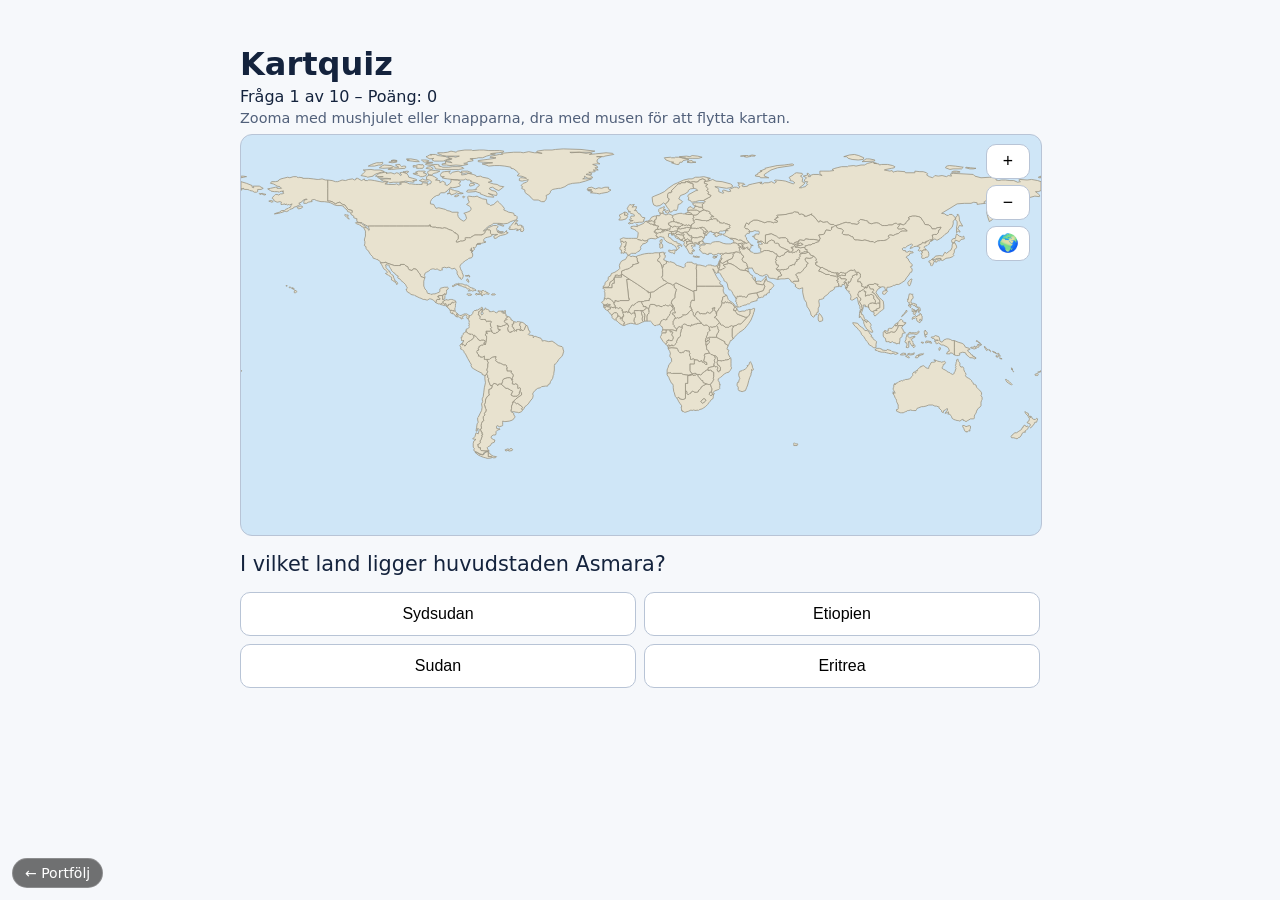
<file: varldskarta/platt-karta.html>
<!doctype html>
<html lang="sv">
<head>
<meta charset="utf-8">
<meta name="viewport" content="width=device-width,initial-scale=1">
<title>Kartquiz med karta</title>
<style>
  /* DEL 1: UTSEENDE (CSS) */
  body { font-family: system-ui, sans-serif; background: #f6f8fb; color: #14233d; margin: 0; }
  main { max-width: 800px; margin: 0 auto; padding: 24px 16px; }
  h1 { margin-bottom: 4px; }
  .tips { color: #51607a; font-size: 0.9rem; margin: 4px 0 8px; }

  /* Kartan ligger i en ruta, så att zoomknapparna kan läggas ovanpå den */
  .kartruta { position: relative; }
  #karta { width: 100%; display: block; background: #cfe6f7; border-radius: 12px;
           border: 1px solid #b8c4d6; cursor: grab; touch-action: none; user-select: none; }
  #karta.drar { cursor: grabbing; }

  /* vector-effect gör att linjerna behåller samma tjocklek när man zoomar */
  #karta path { fill: #e8e2cf; stroke: #9a9482; stroke-width: 0.8; vector-effect: non-scaling-stroke; }
  #karta path.markerad { fill: #d4006f; stroke: #7a0040; stroke-width: 1.5; }
  #ring { fill: none; stroke: #d4006f; stroke-width: 3; vector-effect: non-scaling-stroke;
          pointer-events: none; display: none; }
  /* Pricken som visar var huvudstaden ligger (visas efter att du svarat) */
  #prick { fill: #14233d; stroke: #fff; stroke-width: 2; vector-effect: non-scaling-stroke;
           pointer-events: none; display: none; }
  #facit { min-height: 1.5em; margin: 12px 0 4px; font-weight: 600; }

  /* Zoomknapparna uppe till höger på kartan */
  .zoomknappar { position: absolute; top: 10px; right: 10px; display: flex; flex-direction: column; gap: 6px; }
  .zoomknappar button { padding: 6px 10px; font-size: 1.1rem; min-width: 40px; }

  #fraga { font-size: 1.3rem; margin: 16px 0; }
  .knappar { display: grid; grid-template-columns: 1fr 1fr; gap: 8px; }
  button { padding: 12px; font-size: 1rem; border: 1px solid #b8c4d6;
           border-radius: 10px; background: #fff; cursor: pointer; }
  button:hover:enabled { background: #eef3fa; }
  .ratt { background: #c8f0d6; }
  .fel { background: #f6c9c9; }
  #nasta { grid-column: 1 / -1; background: #d4006f; color: #fff; border: none; display: none; }
  @media (max-width: 500px) { .knappar { grid-template-columns: 1fr; } }
</style>
</head>
<body>
<!-- Tillbaka till portföljen (lagt till när appen flyttades in på iskalldrake.github.io) -->
<a href="../index.html" style="position:fixed;left:12px;bottom:12px;z-index:50;padding:6px 12px;border-radius:99px;font:14px system-ui,sans-serif;text-decoration:none;color:#fff;background:rgba(0,0,0,.55);border:1px solid rgba(255,255,255,.2)">← Portfölj</a>

<main>
  <!-- DEL 2: INNEHÅLL (HTML) -->
  <h1>Kartquiz</h1>
  <div id="status"></div>
  <div class="tips">Zooma med mushjulet eller knapparna, dra med musen för att flytta kartan.</div>

  <div class="kartruta">
    <!-- Kartan ritas här. viewBox är "fönstret" in i ritytan (1440 x 720 pixlar).
         Zoomar vi, gör vi fönstret mindre – då fyller det mindre området hela skärmen. -->
    <svg id="karta" viewBox="0 0 1440 720"></svg>
    <div class="zoomknappar">
      <button id="zoomIn" title="Zooma in">+</button>
      <button id="zoomUt" title="Zooma ut">−</button>
      <button id="zoomVisa" title="Zooma in på det markerade landet">🔍</button>
      <button id="zoomAterstall" title="Visa hela världen">🌍</button>
    </div>
  </div>

  <div id="fraga"></div>
  <div class="knappar" id="svar"></div>
  <div id="facit"></div>
  <div class="knappar"><button id="nasta">Nästa fråga</button></div>
</main>

<!-- Här läser vi in kartdatan som Python-skriptet skapade (listan "länder") -->
<script src="kartdata.js"></script>

<script>
  // DEL 3: LOGIK (JavaScript)

  // ---------- Inställningar: ändra här och testa! ----------
  const ANTAL_FRAGOR = 10;    // hur många frågor i en runda
  const BARA_STORA = true;   // true = bara stora länder, false = alla (även små, då behöver du zooma)
  const ANDEL_HUVUDSTAD = 0.2; // hur stor del av frågorna som handlar om huvudstäder (0 = inga, 1 = alla)
  const NARA = 6;             // felalternativen väljs bland de NARA närmaste grannländerna
  const MAX_ZOOM = 40;        // hur mycket man får zooma in
  // ----------------------------------------------------------

  const BREDD = 1440, HOJD = 720;   // kartans hela storlek

  function blanda(lista) {
    return [...lista].sort(() => Math.random() - 0.5);
  }

  // --- Steg A: rita alla länder på kartan ---
  const karta = document.getElementById("karta");
  const NS = "http://www.w3.org/2000/svg";
  for (const land of länder) {
    const form = document.createElementNS(NS, "path");
    form.setAttribute("d", land.path);
    land.element = form;
    karta.appendChild(form);
  }
  // En ring som visas runt små länder, så att de går att hitta
  const ring = document.createElementNS(NS, "circle");
  ring.setAttribute("id", "ring");
  karta.appendChild(ring);
  // En prick som visar var huvudstaden ligger
  const prick = document.createElementNS(NS, "circle");
  prick.setAttribute("id", "prick");
  karta.appendChild(prick);

  // --- Steg B: zoom och förflyttning ---
  // "vy" är den del av kartan vi tittar på just nu: x och y är övre vänstra hörnet,
  // w är bredden. Höjden är alltid hälften av bredden (kartan är dubbelt så bred som hög).
  let vy = { x: 0, y: 0, w: BREDD };

  function visaVy() {
    // Håll oss inom kartan så att man inte kan dra bort den
    vy.w = Math.min(BREDD, Math.max(BREDD / MAX_ZOOM, vy.w));
    const h = vy.w / 2;
    vy.x = Math.min(BREDD - vy.w, Math.max(0, vy.x));
    vy.y = Math.min(HOJD - h, Math.max(0, vy.y));
    karta.setAttribute("viewBox", `${vy.x} ${vy.y} ${vy.w} ${h}`);
    uppdateraRing();
  }

  // Zooma med en faktor (2 = dubbelt så nära) runt en punkt (mx, my) på kartan.
  // Punkten under musen ska stanna kvar under musen – därför flyttar vi x och y också.
  function zooma(faktor, mx, my) {
    const nyW = Math.min(BREDD, Math.max(BREDD / MAX_ZOOM, vy.w / faktor));
    const andel = nyW / vy.w;
    vy.x = mx - (mx - vy.x) * andel;
    vy.y = my - (my - vy.y) * andel;
    vy.w = nyW;
    visaVy();
  }

  // Gör om en musposition på skärmen till en position på kartan
  function skarmTillKarta(klientX, klientY) {
    const r = karta.getBoundingClientRect();
    return {
      x: vy.x + (klientX - r.left) / r.width * vy.w,
      y: vy.y + (klientY - r.top) / r.height * (vy.w / 2),
    };
  }

  // Mushjulet
  karta.addEventListener("wheel", (e) => {
    e.preventDefault();                       // hindra sidan från att scrolla
    const p = skarmTillKarta(e.clientX, e.clientY);
    zooma(e.deltaY < 0 ? 1.25 : 1 / 1.25, p.x, p.y);
  }, { passive: false });

  // Dra med musen (eller fingret) för att flytta kartan
  let drag = null;
  karta.addEventListener("pointerdown", (e) => {
    drag = { klientX: e.clientX, klientY: e.clientY, x: vy.x, y: vy.y };
    karta.setPointerCapture(e.pointerId);
    karta.classList.add("drar");
  });
  karta.addEventListener("pointermove", (e) => {
    if (!drag) return;
    const r = karta.getBoundingClientRect();
    const skala = vy.w / r.width;             // hur många kartpixlar en skärmpixel motsvarar
    vy.x = drag.x - (e.clientX - drag.klientX) * skala;
    vy.y = drag.y - (e.clientY - drag.klientY) * skala;
    visaVy();
  });
  const slutaDra = () => { drag = null; karta.classList.remove("drar"); };
  karta.addEventListener("pointerup", slutaDra);
  karta.addEventListener("pointercancel", slutaDra);

  // Knapparna
  const mittenX = () => vy.x + vy.w / 2;
  const mittenY = () => vy.y + vy.w / 4;
  document.getElementById("zoomIn").onclick = () => zooma(1.6, mittenX(), mittenY());
  document.getElementById("zoomUt").onclick = () => zooma(1 / 1.6, mittenX(), mittenY());
  document.getElementById("zoomAterstall").onclick = aterstallVy;
  document.getElementById("zoomVisa").onclick = () => zoomaTillLand(aktuellt);

  function aterstallVy() {
    vy = { x: 0, y: 0, w: BREDD };
    visaVy();
  }

  // Zooma in så att landet ligger i mitten och tar ungefär en tredjedel av bilden
  function zoomaTillLand(land) {
    const [x, y, b, h] = land.ruta;
    vy.w = Math.max(b * 3, h * 6, 120);       // minst 120 så att pyttesmå länder inte blir för stora
    vy.x = x + b / 2 - vy.w / 2;
    vy.y = y + h / 2 - vy.w / 4;
    visaVy();
  }

  // Ringen runt det markerade landet (syns bara när landet är litet på skärmen)
  // och pricken för huvudstaden (syns när du har svarat).
  function uppdateraRing() {
    if (!aktuellt) return;
    const [x, y, b, h] = aktuellt.ruta;
    const pxPerEnhet = karta.getBoundingClientRect().width / vy.w;

    // Landet är "avslöjat" om frågan handlar om kartan, eller när du har svarat
    const avslojat = frågetyp === "karta" || besvarad;
    const landetsStorlekPx = Math.max(b, h) * pxPerEnhet;
    if (avslojat && landetsStorlekPx <= 40) {
      ring.setAttribute("cx", x + b / 2);
      ring.setAttribute("cy", y + h / 2);
      ring.setAttribute("r", 22 / pxPerEnhet);   // alltid 22 skärmpixlar, oavsett zoom
      ring.style.display = "block";
    } else {
      ring.style.display = "none";
    }

    if (besvarad && aktuellt.huvudstadPos) {
      prick.setAttribute("cx", aktuellt.huvudstadPos[0]);
      prick.setAttribute("cy", aktuellt.huvudstadPos[1]);
      prick.setAttribute("r", 5 / pxPerEnhet);   // alltid 5 skärmpixlar
      prick.style.display = "block";
    } else {
      prick.style.display = "none";
    }
  }
  window.addEventListener("resize", uppdateraRing);

  // --- Steg C: frågorna ---
  const möjliga = länder.filter(l => l.val && (!BARA_STORA || l.stor));
  const landMedNamn = Object.fromEntries(länder.map(l => [l.namn, l]));

  // Bygg listan med frågor. Varje fråga har en typ och ett land:
  //   "karta"     = landet är markerat på kartan, vilket land är det?
  //   "huvudstad" = vi nämner huvudstaden, vilket land har den?
  // Först bestämmer vi hur många av varje typ, och blandar ordningen.
  const antalHuvudstad = Math.round(ANTAL_FRAGOR * ANDEL_HUVUDSTAD);
  const typer = blanda([
    ...Array(antalHuvudstad).fill("huvudstad"),
    ...Array(ANTAL_FRAGOR - antalHuvudstad).fill("karta"),
  ]);
  const blandadeLander = blanda(möjliga);
  const medHuvudstad = blandadeLander.filter(l => l.huvudstad);   // alla länder har inte en huvudstad i datan
  const anvanda = new Set();           // så att samma land inte kommer två gånger
  const frågor = [];
  for (const typ of typer) {
    const lista = typ === "huvudstad" ? medHuvudstad : blandadeLander;
    const land = lista.find(l => !anvanda.has(l));
    if (!land) continue;
    anvanda.add(land);
    frågor.push({ typ, land });
  }

  let nr = 0;
  let poäng = 0;
  let aktuellt = null;       // landet vi frågar om just nu
  let frågetyp = "karta";    // "karta" eller "huvudstad"
  let besvarad = false;      // har du svarat på frågan än?

  function visaFraga() {
    if (aktuellt) aktuellt.element.classList.remove("markerad");
    const fraga = frågor[nr];
    aktuellt = fraga.land;
    frågetyp = fraga.typ;
    besvarad = false;
    aterstallVy();                             // börja alltid med hela världen

    document.getElementById("status").textContent =
      "Fråga " + (nr + 1) + " av " + frågor.length + " – Poäng: " + poäng;
    document.getElementById("facit").textContent = "";
    document.getElementById("nasta").style.display = "none";

    if (frågetyp === "karta") {
      aktuellt.element.classList.add("markerad");   // färga landet rosa
      document.getElementById("fraga").textContent = "Vilket land är markerat?";
    } else {
      // Två olika sätt att fråga. Vi slumpar vilket som används.
      const h = aktuellt.huvudstad;
      document.getElementById("fraga").textContent = Math.random() < 0.5
        ? "Vilket land har huvudstaden " + h + "?"
        : "I vilket land ligger huvudstaden " + h + "?";
    }
    // Knappen 🔍 skulle avslöja svaret på huvudstadsfrågor, så den göms tills du har svarat
    document.getElementById("zoomVisa").style.display = frågetyp === "karta" ? "" : "none";
    uppdateraRing();

    // Felalternativ: tre slumpade bland de NARA närmaste grannländerna.
    // "grannar" kommer från Python-skriptet och är sorterad med närmast först.
    const fel = blanda(aktuellt.grannar.slice(0, NARA)).slice(0, 3);

    const ruta = document.getElementById("svar");
    ruta.innerHTML = "";
    for (const namn of blanda([aktuellt.namn, ...fel])) {
      const knapp = document.createElement("button");
      knapp.textContent = namn;
      knapp.onclick = () => svara(knapp, namn === aktuellt.namn);
      ruta.appendChild(knapp);
    }
  }

  function svara(knapp, ärRätt) {
    if (ärRätt) { poäng++; knapp.classList.add("ratt"); }
    else { knapp.classList.add("fel"); }
    for (const k of document.querySelectorAll("#svar button")) {
      if (k.textContent === aktuellt.namn) k.classList.add("ratt");
      k.disabled = true;
    }
    // Visa facit: markera landet på kartan, sätt ut huvudstaden och skriv vad som gäller
    besvarad = true;
    aktuellt.element.classList.add("markerad");
    document.getElementById("zoomVisa").style.display = "";
    document.getElementById("facit").textContent = aktuellt.huvudstad
      ? aktuellt.namn + " – huvudstad: " + aktuellt.huvudstad
      : aktuellt.namn;
    uppdateraRing();
    document.getElementById("nasta").style.display = "block";
  }

  document.getElementById("nasta").onclick = () => {
    nr++;
    if (nr < frågor.length) { visaFraga(); }
    else { slut(); }
  };

  function slut() {
    aktuellt.element.classList.remove("markerad");
    ring.style.display = "none";
    prick.style.display = "none";
    aktuellt = null;
    aterstallVy();
    document.getElementById("facit").textContent = "";
    document.getElementById("zoomVisa").style.display = "none";
    document.getElementById("status").textContent = "Klart!";
    document.getElementById("fraga").textContent =
      "Du fick " + poäng + " av " + frågor.length + " rätt.";
    document.getElementById("svar").innerHTML = "";
    document.getElementById("nasta").style.display = "none";
  }

  visaFraga();   // starta spelet
</script>
</body>
</html>
</file>
<file: style.css>
@import url("https://fonts.googleapis.com/css2?family=Cormorant+Garamond:wght@500;700&display=swap");

/* style.css – hela utseendet för portföljen.
   DEL 1 = grunden (layout). DEL 2 = designen (färger, typsnitt, effekter). */

/* ============================================================
   DEL 1: GRUNDEN (samma i alla designer)
   Här står hur saker ligger på sidan: bredd, mellanrum, rutnät.
   Färger och typsnitt står i DEL 2 längre ner.
   ============================================================ */

/* box-sizing: border-box gör att padding räknas in i bredden,
   så att rutor inte blir bredare än man tror */
*, *::before, *::after { box-sizing: border-box; }

html { scroll-behavior: smooth; }          /* mjuk scroll när du klickar i menyn */

body {
  margin: 0;
  background: var(--bakgrund);
  color: var(--text);
  font-family: var(--brodtext);
  line-height: 1.6;
}

/* Sidans innehåll blir max 960 px brett och hamnar i mitten */
.topp, main, footer {
  max-width: 960px;
  margin: 0 auto;
  padding-left: 16px;
  padding-right: 16px;
}

a { color: var(--accent); }

h1, h2, h3, h4 { font-family: var(--rubriktext); line-height: 1.2; }

/* ----- Huvudet ----- */
.topp { padding-top: 64px; padding-bottom: 40px; }
.hej { margin: 0; color: var(--dov); }
h1 { margin: 0 0 12px; font-size: clamp(2.6rem, 9vw, 4.5rem); }   /* clamp = minst, helst, högst */
.ingress { max-width: 60ch; font-size: 1.1rem; margin: 0 0 24px; }

.meny { display: flex; flex-wrap: wrap; gap: 8px; }
.meny a { text-decoration: none; padding: 6px 14px; }

/* ----- Sektioner ----- */
section { padding: 40px 0; scroll-margin-top: 16px; }
h2 { font-size: 1.8rem; margin: 0 0 8px; }
.under { margin: 0 0 20px; color: var(--dov); }

/* ----- Prova själv: två stora kort bredvid varandra ----- */
.prova-rad {
  display: grid;
  grid-template-columns: repeat(auto-fit, minmax(260px, 1fr));   /* lika breda, hoppar ner på mobil */
  gap: 16px;
}
.prova-kort {
  display: block;
  padding: 24px;
  text-decoration: none;
  color: inherit;
  transition: transform .2s, box-shadow .2s, border-color .2s;
}
.prova-kort:hover, .prova-kort:focus-visible { transform: translateY(-3px); }
.prova-kort h3 { margin: 8px 0 4px; font-size: 1.4rem; }
.prova-kort p { margin: 0 0 16px; }
.ikon { font-size: 2rem; }
.knapp { display: inline-block; font-weight: 700; }

/* ----- Projektkort i ett rutnät ----- */
.kort-rutnat {
  display: grid;
  grid-template-columns: repeat(auto-fill, minmax(280px, 1fr));
  gap: 16px;
}
.kort { padding: 20px; display: flex; flex-direction: column; }
.kort h3 { margin: 4px 0 8px; font-size: 1.25rem; }
.kort p { margin: 0 0 10px; }
.nummer { font-size: .85rem; font-weight: 700; color: var(--dov); margin: 0; }
.lardom { font-size: .95rem; }
.taggar { font-size: .85rem; color: var(--accent); margin-top: auto !important; }   /* auto = taggarna hamnar längst ner */
.status { font-size: .8rem; font-weight: 700; display: inline-block; align-self: flex-start;
          padding: 2px 10px; margin: 0 !important; }

/* ----- Lärande ----- */
.aplus { padding: 24px; margin-bottom: 32px; }
.aplus h3 { margin-top: 0; font-size: 1.4rem; }
.mataretikett { display: block; margin: 16px 0 6px; }

/* Mätaren. appearance: none tar bort webbläsarens egen stil,
   sedan finns en rad för Chrome/Safari (webkit) och en för Firefox (moz) */
progress { appearance: none; -webkit-appearance: none; width: 100%; height: 14px; border: 0;
           border-radius: 99px; background: var(--matare-bakgrund); overflow: hidden; }
progress::-webkit-progress-bar { background: var(--matare-bakgrund); border-radius: 99px; }
progress::-webkit-progress-value { background: var(--matare); border-radius: 99px; }
progress::-moz-progress-bar { background: var(--matare); border-radius: 99px; }

.faser { display: grid; grid-template-columns: repeat(auto-fit, minmax(220px, 1fr)); gap: 8px 24px; margin-top: 16px; }
.faser h4 { margin: 8px 0 4px; font-size: 1.1rem; }
.kapitel { margin: 0; padding-left: 1.6em; }
.kapitel li { padding: 2px 0; }
.kapitel li.klar { text-decoration: line-through; color: var(--dov); }
.kapitel li.klar::after { content: " ✓"; color: var(--accent); }

.siffror { list-style: none; padding: 0; margin: 20px 0 0; display: flex; flex-wrap: wrap; gap: 12px 28px; }
.siffror span { display: block; font-family: var(--rubriktext); font-size: 2rem; font-weight: 700; color: var(--accent); line-height: 1.1; }

.amnen { list-style: none; padding: 0; display: flex; flex-wrap: wrap; gap: 8px; }
.amnen li { padding: 6px 14px; }

/* ----- Tidslinje ----- */
.tidslinje { list-style: none; padding: 0 0 0 24px; margin: 0; position: relative; }
.tidslinje::before { content: ""; position: absolute; left: 6px; top: 6px; bottom: 6px; width: 2px; background: var(--linje); }
.tidslinje li { position: relative; padding: 0 0 20px 12px; }
.tidslinje li::before { content: ""; position: absolute; left: -23px; top: 7px; width: 12px; height: 12px;
                        border-radius: 50%; background: var(--accent); }
.tidslinje time { display: block; font-weight: 700; font-size: .9rem; color: var(--dov); }

footer { padding-top: 24px; padding-bottom: 48px; color: var(--dov); font-size: .9rem; }

/* Synligt fokus för den som använder tangentbordet (Tab) */
a:focus-visible { outline: 2px solid var(--accent); outline-offset: 3px; }

/* Den som har valt "minska rörelse" i datorn får inga animationer */
@media (prefers-reduced-motion: reduce) {
  *, *::before, *::after { animation: none !important; transition: none !important; }
  html { scroll-behavior: auto; }
}


/* ============================================================
   DEL 2: DESIGNEN "BLÄCK OCH BERG"
   Som en gammal bokrulle: papper, svart bläck, berg i dimma
   och en röd sol. Röda stämplar på projektnumren.
   Byt färger i :root nedan.
   ============================================================ */

/* Typsnittet Cormorant Garamond (rubriker) hämtas från Google Fonts */

:root {
  color-scheme: light dark;
  --bakgrund: #f2ebdd;        /* papper */
  --yta: #faf6ee;             /* ljusare papper för korten */
  --kant: #d9ccb4;
  --text: #1d1a16;            /* bläck */
  --dov: #6e6253;
  --accent: #a8322a;          /* röd stämpelfärg */
  --linje: #cbbb9f;
  --matare: #a8322a;
  --matare-bakgrund: #e4d9c5;
  --rubriktext: "Cormorant Garamond", "Palatino Linotype", Georgia, serif;
  --brodtext: system-ui, "Segoe UI", Ubuntu, sans-serif;
  /* Bergen och solen är en bild (SVG) skriven direkt i koden */
  --berg: url("data:image/svg+xml,%3Csvg xmlns='http://www.w3.org/2000/svg' viewBox='0 0 1200 320' preserveAspectRatio='xMidYMax slice'%3E %3Cdefs%3E%3ClinearGradient id='f' x1='0' y1='0' x2='0' y2='1'%3E%3Cstop offset='.35' stop-color='%23fff'/%3E%3Cstop offset='1' stop-color='%23000'/%3E%3C/linearGradient%3E %3Cmask id='m'%3E%3Crect width='1200' height='320' fill='url(%23f)'/%3E%3C/mask%3E%3C/defs%3E %3Ccircle cx='1040' cy='52' r='40' fill='%23b8372b' opacity='.85'/%3E %3Cg mask='url(%23m)'%3E %3Cpath fill='%231d1a16' opacity='.09' d='M0 210 L70 175 L130 190 L210 120 L270 150 L330 105 L400 160 L470 140 L540 175 L610 120 L680 155 L760 90 L830 140 L900 125 L980 170 L1060 115 L1130 150 L1200 135 V320 H0Z'/%3E %3Cpath fill='%231d1a16' opacity='.14' d='M0 245 C90 205 150 225 230 190 S370 140 450 205 S610 235 700 185 S880 160 990 215 S1130 225 1200 200 V320 H0Z'/%3E %3Cpath fill='%231d1a16' opacity='.2' d='M0 285 C140 255 240 272 350 248 S560 226 680 262 S900 282 1020 252 S1150 258 1200 246 V320 H0Z'/%3E %3C/g%3E%3C/svg%3E");
  --pensel: url("data:image/svg+xml,%3Csvg xmlns='http://www.w3.org/2000/svg' viewBox='0 0 300 16' preserveAspectRatio='none'%3E%3Cpath fill='%23b8372b' d='M2 9 C40 4 90 3 150 6 S260 9 298 5 L296 10 C250 13 180 12 120 12 S30 14 4 13 Z'/%3E%3C/svg%3E");
}

/* Bergen ligger överst på sidan, bakom namnet */
body {
  background:
    var(--berg) center top 150px / max(1100px, 100%) auto no-repeat,
    var(--bakgrund);
}

/* ----- Huvudet ----- */
.topp { padding-top: 72px; padding-bottom: 170px; text-align: center; }
.hej { font-family: var(--rubriktext); font-size: 1.3rem; font-style: italic; }
h1 { font-weight: 700; letter-spacing: .04em; font-size: clamp(3rem, 11vw, 5.5rem); }
.ingress { margin-left: auto; margin-right: auto; }
.meny { justify-content: center; }
.meny a {
  color: var(--text);
  font-family: var(--rubriktext);
  font-size: 1.15rem;
  font-weight: 700;
  border-bottom: 2px solid transparent;
}
.meny a:hover { border-bottom-color: var(--accent); color: var(--accent); }

/* ----- Rubriker med ett rött penseldrag under ----- */
h2 {
  font-size: 2.3rem;
  display: inline-block;
  padding-bottom: 10px;
  background: var(--pensel) left bottom / 100% 12px no-repeat;
}
h3, h4 { font-weight: 700; }
.kort h3, .prova-kort h3 { font-size: 1.55rem; }

/* ----- Kort som pappersark ----- */
.prova-kort, .kort, .aplus {
  background: var(--yta);
  border: 1px solid var(--kant);
  border-radius: 2px;
  box-shadow: 0 1px 0 var(--kant), 0 8px 20px -12px rgba(60, 40, 20, .35);
  position: relative;
}
/* Tunn dubbelram innanför kanten, som på en gammal karta */
.prova-kort::after, .aplus::after {
  content: ""; position: absolute; inset: 6px;
  border: 1px solid var(--kant); pointer-events: none;
}
.prova-kort:hover, .prova-kort:focus-visible { box-shadow: 0 1px 0 var(--kant), 0 16px 28px -14px rgba(60, 40, 20, .5); }
.prova-kort .knapp { color: var(--accent); font-family: var(--rubriktext); font-size: 1.2rem; }

/* Projektnumret som en röd stämpel, lite snett */
.nummer {
  align-self: flex-start;
  color: #fff7ee;
  background: var(--accent);
  font-family: var(--rubriktext);
  font-size: 1rem;
  padding: 2px 8px;
  border-radius: 3px;
  transform: rotate(-4deg);
  box-shadow: inset 0 0 0 2px rgba(255, 255, 255, .25);
}

.status { border: 1px solid currentColor; border-radius: 2px; }
.status.klar  { color: #3f6b3a; }
.status.pagar { color: #9a6a12; }

.siffror span { font-size: 2.6rem; }
.amnen li { border: 1px solid var(--kant); background: var(--yta); border-radius: 2px; }
.tidslinje li::before { background: var(--bakgrund); border: 3px solid var(--accent); }
.tidslinje time { font-family: var(--rubriktext); font-size: 1.1rem; color: var(--accent); }

footer { text-align: center; font-family: var(--rubriktext); font-size: 1.1rem; }

/* ----- Mörkt läge: samma berg i natten, med en blek måne ----- */
@media (prefers-color-scheme: dark) {
  :root {
    --bakgrund: #13120f;
    --yta: #1c1a16;
    --kant: #36302a;
    --text: #e8dfcc;
    --dov: #a59a87;
    --accent: #e0574a;
    --linje: #3d362e;
    --matare: #e0574a;
    --matare-bakgrund: #2a2621;
    --berg: url("data:image/svg+xml,%3Csvg xmlns='http://www.w3.org/2000/svg' viewBox='0 0 1200 320' preserveAspectRatio='xMidYMax slice'%3E %3Cdefs%3E%3ClinearGradient id='f' x1='0' y1='0' x2='0' y2='1'%3E%3Cstop offset='.35' stop-color='%23fff'/%3E%3Cstop offset='1' stop-color='%23000'/%3E%3C/linearGradient%3E %3Cmask id='m'%3E%3Crect width='1200' height='320' fill='url(%23f)'/%3E%3C/mask%3E%3C/defs%3E %3Ccircle cx='1040' cy='52' r='40' fill='%23e9d8a6' opacity='.9'/%3E %3Cg mask='url(%23m)'%3E %3Cpath fill='%23e8dfcc' opacity='.09' d='M0 210 L70 175 L130 190 L210 120 L270 150 L330 105 L400 160 L470 140 L540 175 L610 120 L680 155 L760 90 L830 140 L900 125 L980 170 L1060 115 L1130 150 L1200 135 V320 H0Z'/%3E %3Cpath fill='%23e8dfcc' opacity='.14' d='M0 245 C90 205 150 225 230 190 S370 140 450 205 S610 235 700 185 S880 160 990 215 S1130 225 1200 200 V320 H0Z'/%3E %3Cpath fill='%23e8dfcc' opacity='.2' d='M0 285 C140 255 240 272 350 248 S560 226 680 262 S900 282 1020 252 S1150 258 1200 246 V320 H0Z'/%3E %3C/g%3E%3C/svg%3E");
  }
  .nummer { color: #1c1a16; }
  .status.klar  { color: #8fc487; }
  .status.pagar { color: #e3b45a; }
  .prova-kort, .kort, .aplus { box-shadow: 0 8px 20px -12px rgba(0, 0, 0, .7); }
}
</file>
